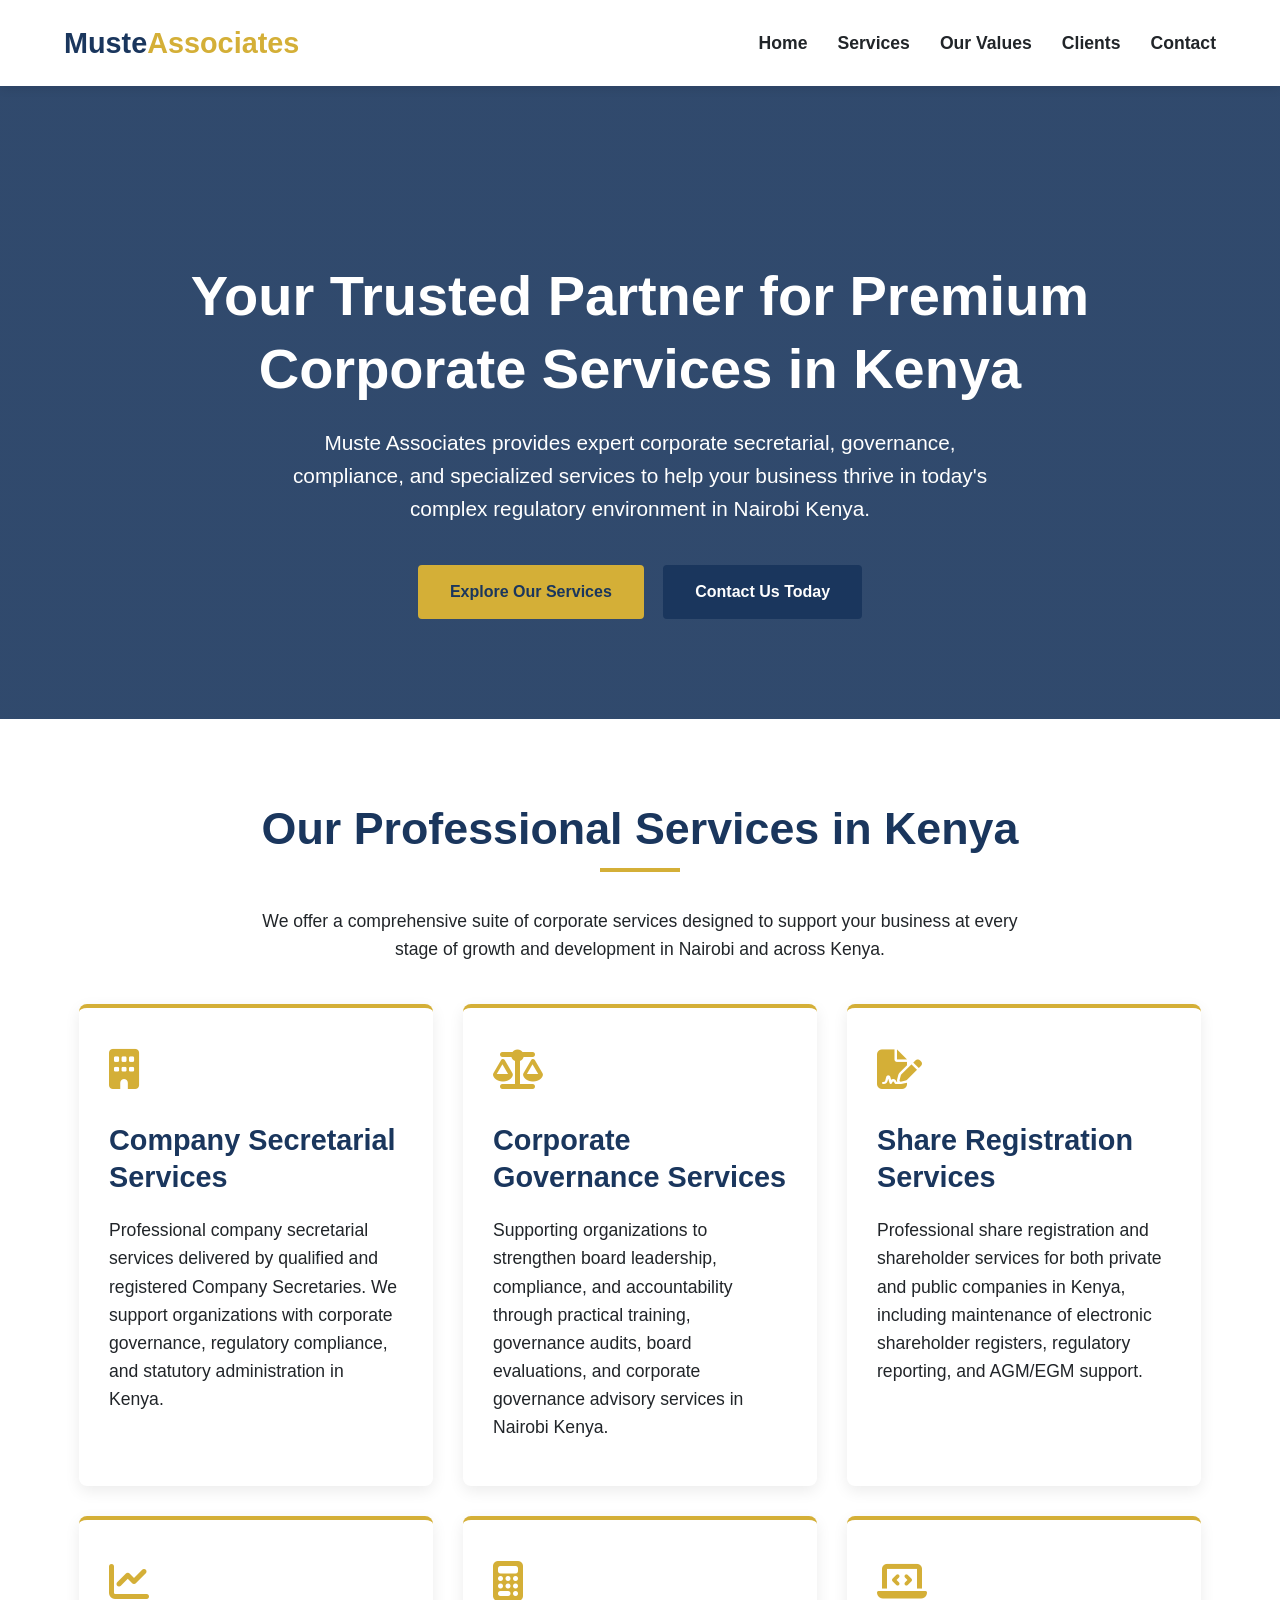
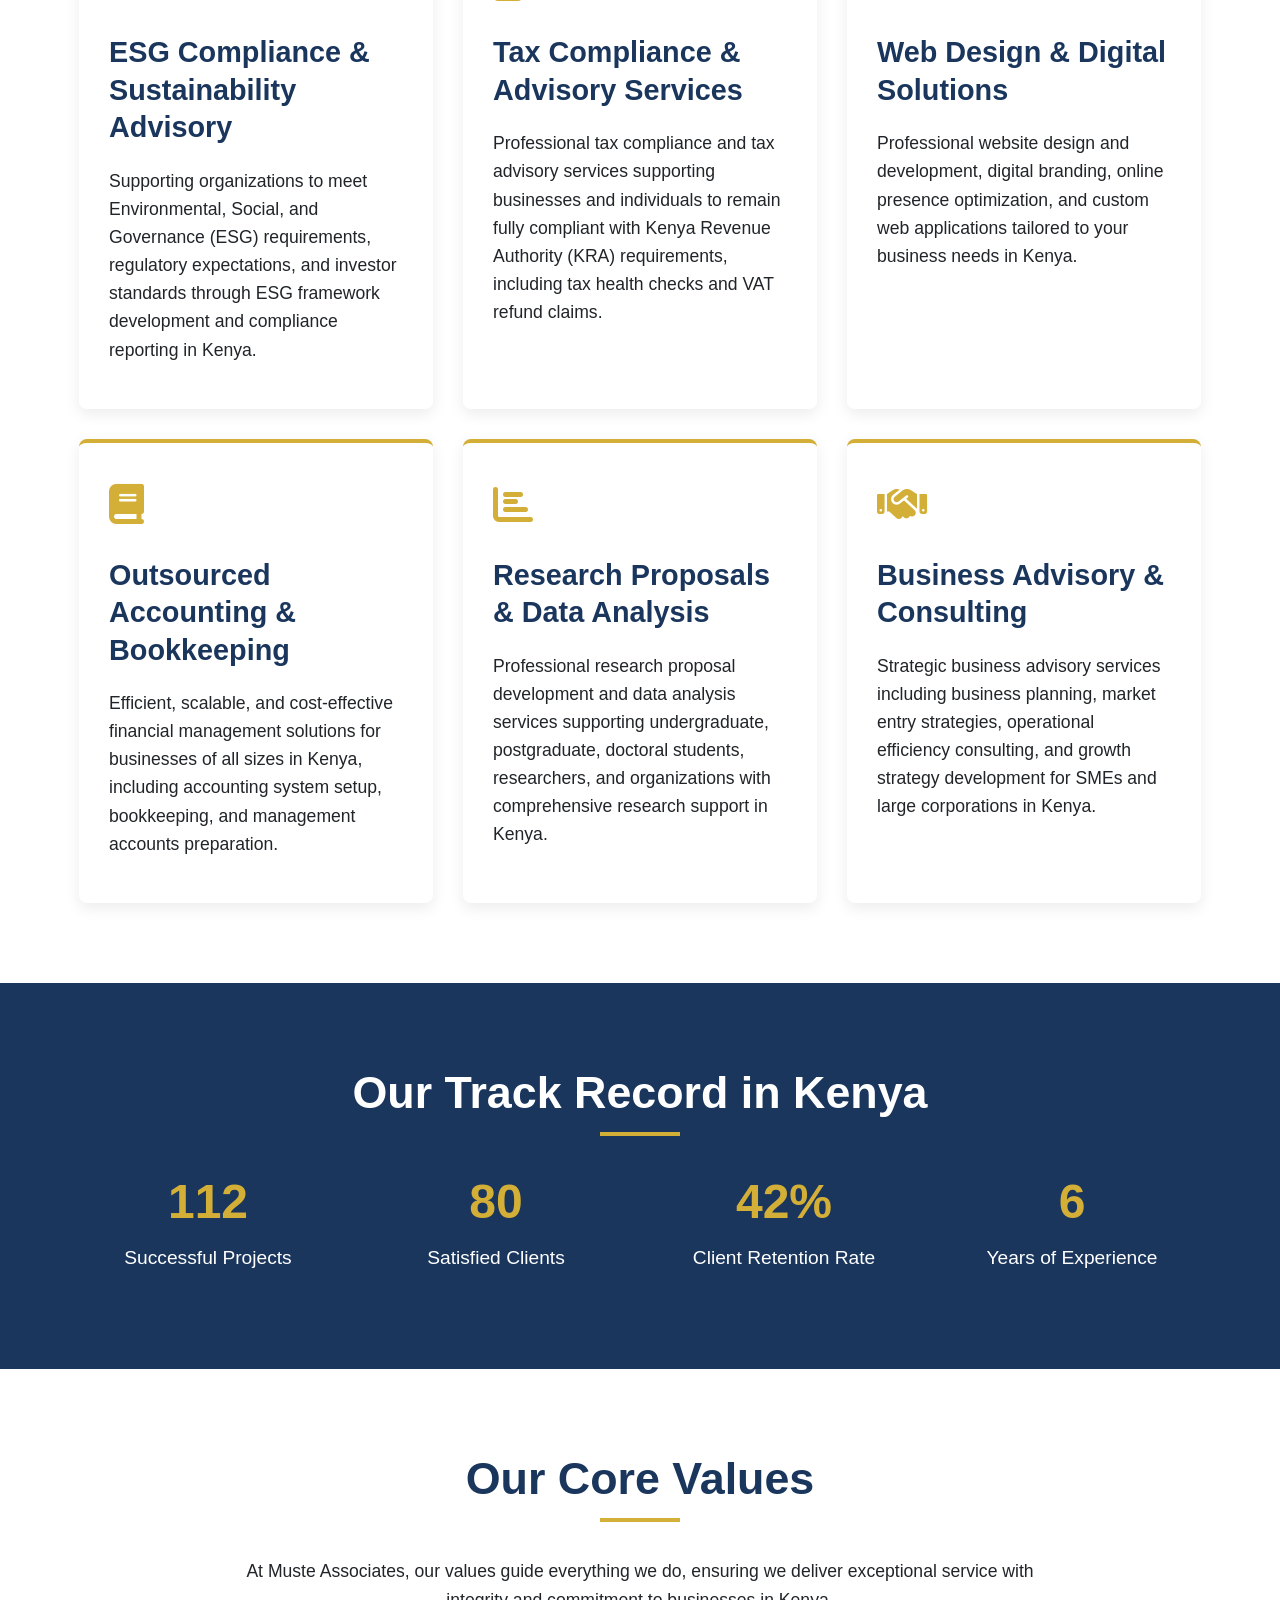
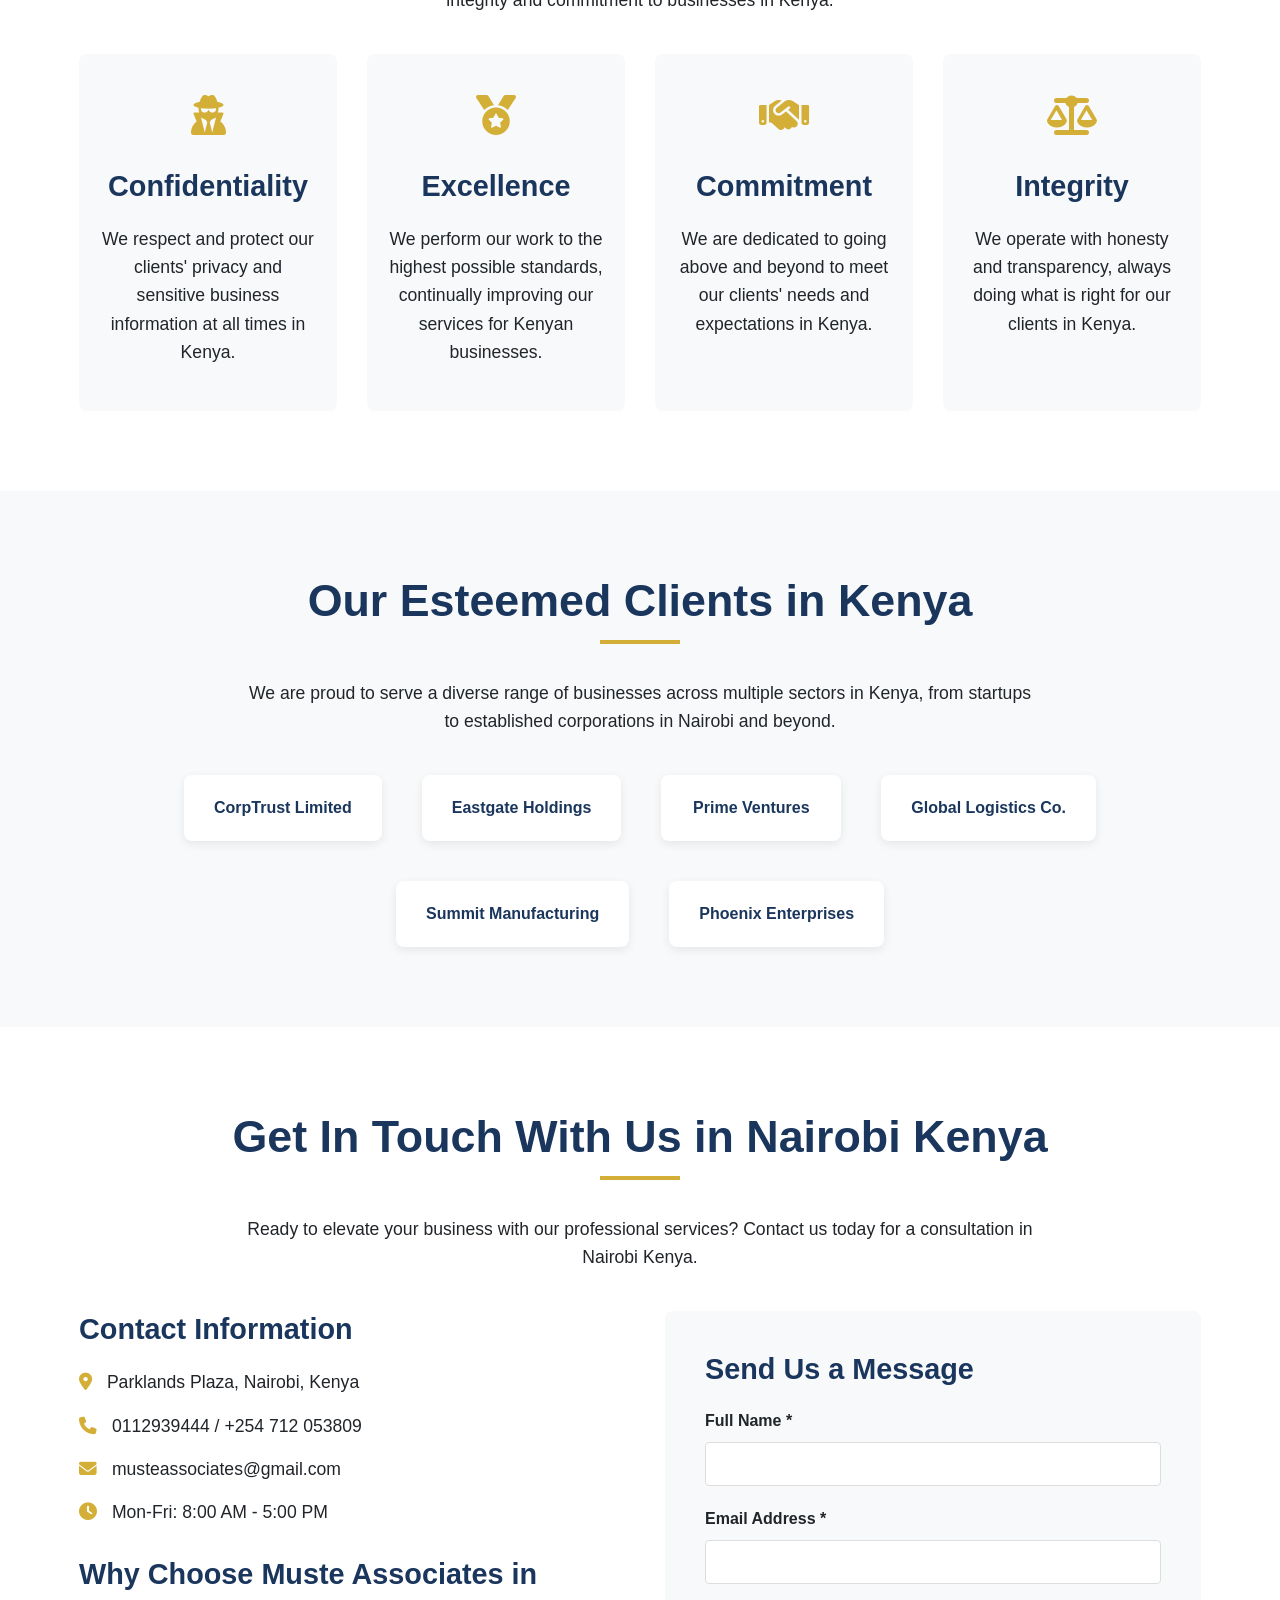
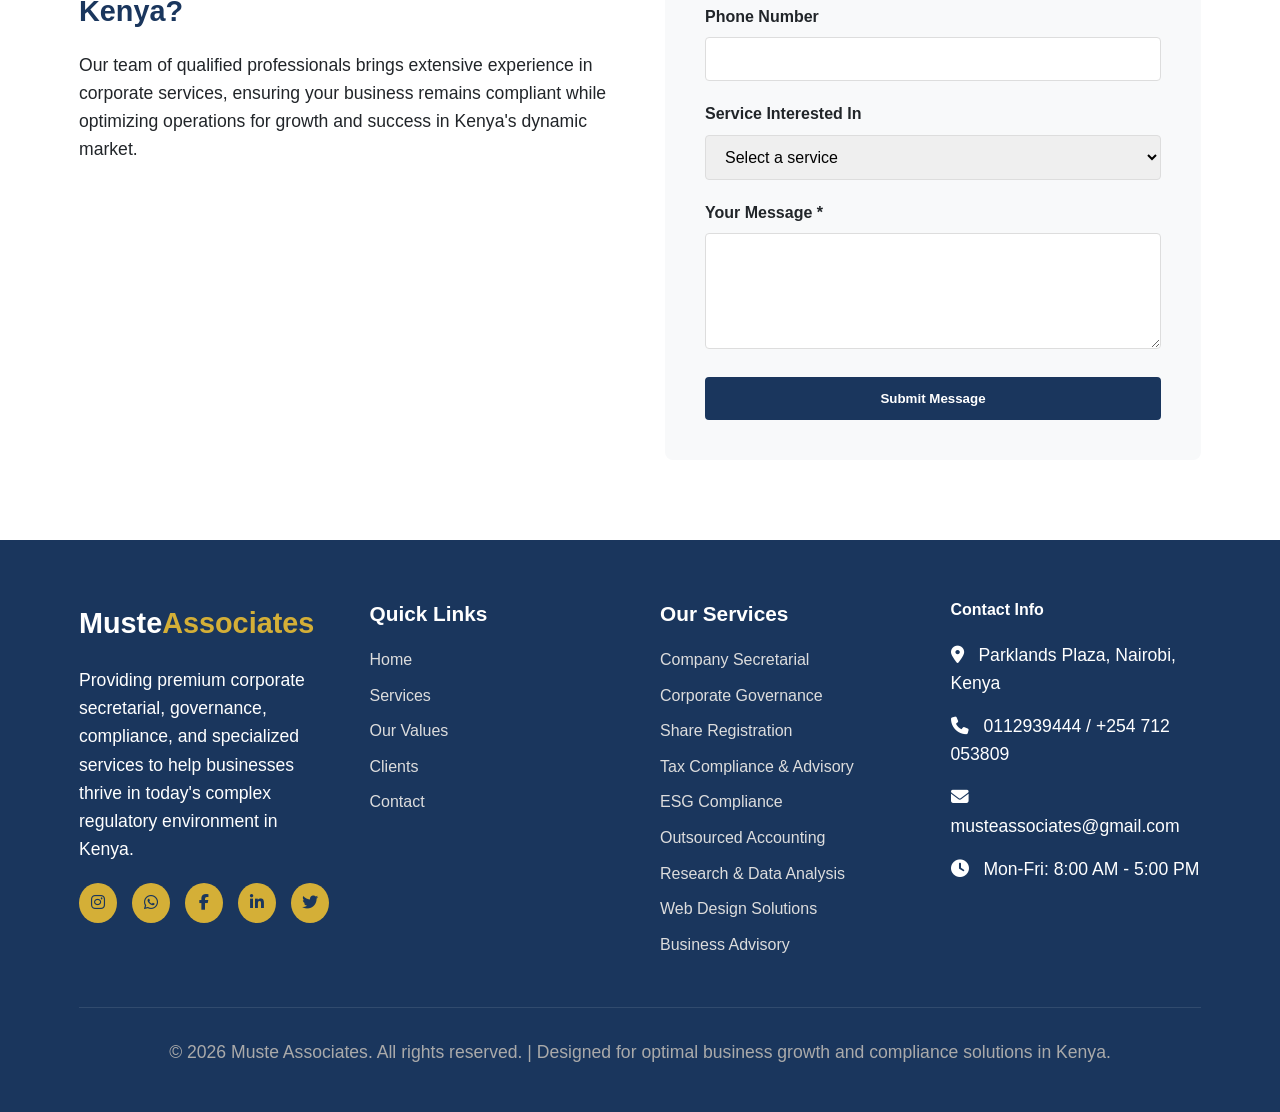
<file: index.html>
<!DOCTYPE html>
<html lang="en">
<head>
    <meta charset="UTF-8">
    <meta name="viewport" content="width=device-width, initial-scale=1.0">
    <title>Muste Associates Governance Consultants | Corporate Secretarial Services Nairobi Kenya</title>
    
    <!-- SEO Meta Tags -->
    <meta name="description" content="Muste Associates provides professional corporate secretarial, governance, compliance, and specialized services in Nairobi Kenya. Expert consultants for company registration, tax compliance, ESG, and business advisory.">
    <meta name="keywords" content="corporate secretarial Kenya, company registration Nairobi, tax compliance Kenya, governance consultants, ESG compliance Kenya, business advisory services, share registration Kenya, outsourced accounting Nairobi, web design Kenya, research proposals">
    <meta name="author" content="Muste Associates">
    <meta name="robots" content="index, follow, max-image-preview:large, max-snippet:-1, max-video-preview:-1">
    <meta name="googlebot" content="index, follow">
    
    <!-- Open Graph / Facebook -->
    <meta property="og:type" content="website">
    <meta property="og:url" content="https://www.musteeassociates.com/">
    <meta property="og:title" content="Muste Associates | Premium Corporate Governance Consultants in Nairobi Kenya">
    <meta property="og:description" content="Expert corporate secretarial, governance, and compliance services for Kenyan businesses. Company registration, tax compliance, ESG advisory, and business consulting.">
    <meta property="og:image" content="https://images.unsplash.com/photo-1552664730-d307ca884978?ixlib=rb-4.0.3&auto=format&fit=crop&w=1470&q=80">
    <meta property="og:image:alt" content="Muste Associates Corporate Governance Team in Nairobi">
    <meta property="og:site_name" content="Muste Associates">
    
    <!-- Twitter -->
    <meta property="twitter:card" content="summary_large_image">
    <meta property="twitter:url" content="https://www.musteeassociates.com/">
    <meta property="twitter:title" content="Muste Associates | Corporate Governance Experts in Kenya">
    <meta property="twitter:description" content="Professional corporate secretarial, governance, compliance, and specialized services in Nairobi Kenya.">
    <meta property="twitter:image" content="https://images.unsplash.com/photo-1552664730-d307ca884978?ixlib=rb-4.0.3&auto=format&fit=crop&w=1470&q=80">
    
    <!-- Canonical URL -->
    <link rel="canonical" href="https://www.musteeassociates.com/">
    
    <!-- Favicon -->
    <link rel="icon" href="data:image/svg+xml,<svg xmlns='http://www.w3.org/2000/svg' viewBox='0 0 100 100'><text y='0.9em' font-size='90'>📜</text></svg>">
    <link rel="apple-touch-icon" href="data:image/svg+xml,<svg xmlns='http://www.w3.org/2000/svg' viewBox='0 0 100 100'><text y='0.9em' font-size='90'>📜</text></svg>">

    <!-- Font Awesome -->
    <link rel="stylesheet" href="https://cdnjs.cloudflare.com/ajax/libs/font-awesome/6.4.0/css/all.min.css">
  <script type="application/ld+json">
{
  "@context": "https://schema.org",
  "@type": "AggregateRating",
  "itemReviewed": {
    "@type": "ProfessionalService",
    "name": "Muste Associates"
  },
  "ratingValue": "4.8",
  "bestRating": "5",
  "worstRating": "1",
  "ratingCount": "24"
}
</script>
    
    <!-- Structured Data (JSON-LD) -->
    <script type="application/ld+json">
    {
        "@context": "https://schema.org",
        "@type": "ProfessionalService",
        "name": "Muste Associates Governance Consultants",
        "description": "Professional corporate secretarial, governance, compliance, and specialized services in Nairobi Kenya",
        "url": "https://www.musteeassociates.com",
        "logo": "data:image/svg+xml,<svg xmlns='http://www.w3.org/2000/svg' viewBox='0 0 100 100'><text y='0.9em' font-size='90'>📜</text></svg>",
        "address": {
            "@type": "PostalAddress",
            "streetAddress": "Parklands Plaza",
            "addressLocality": "Nairobi",
            "addressRegion": "Nairobi County",
            "addressCountry": "Kenya",
            "postalCode": "00100"
        },
        "geo": {
            "@type": "GeoCoordinates",
            "latitude": "-1.2665",
            "longitude": "36.8146"
        },
        "telephone": "+254-112-939-444",
        "email": "musteassociates@gmail.com",
        "openingHours": "Mo-Fr 08:00-17:00",
        "serviceType": [
            "Company Secretarial Services",
            "Corporate Governance Services", 
            "Tax Compliance & Advisory",
            "ESG Compliance & Sustainability",
            "Share Registration Services",
            "Web Design & Digital Solutions",
            "Outsourced Accounting",
            "Research Proposals & Data Analysis",
            "Business Advisory & Consulting"
        ],
        "areaServed": {
            "@type": "Country",
            "name": "Kenya"
        },
        "sameAs": [
            "https://www.instagram.com/",
            "https://www.facebook.com/",
            "https://www.linkedin.com/",
            "https://twitter.com/"
        ]
    }
    </script>
    
    <style>
        /* Reset and Base Styles */
        * {
            margin: 0;
            padding: 0;
            box-sizing: border-box;
            font-family: 'Segoe UI', Tahoma, Geneva, Verdana, sans-serif;
        }
        
        :root {
            --primary: #1a365d; /* Deep blue */
            --secondary: #d4af37; /* Gold accent */
            --accent: #2d5a8c; /* Lighter blue */
            --light: #f8f9fa;
            --dark: #212529;
            --gray: #6c757d;
            --transition: all 0.3s ease;
        }
        
        html {
            scroll-behavior: smooth;
        }
        
        body {
            color: var(--dark);
            line-height: 1.6;
            overflow-x: hidden;
        }
        
        body.modal-open {
            overflow: hidden;
        }
        
        .container {
            width: 90%;
            max-width: 1200px;
            margin: 0 auto;
            padding: 0 15px;
        }
        
        section {
            padding: 80px 0;
        }
        
        h1, h2, h3, h4 {
            font-weight: 700;
            line-height: 1.3;
            margin-bottom: 20px;
        }
        
        h1 {
            font-size: 3.5rem;
        }
        
        h2 {
            font-size: 2.8rem;
            color: var(--primary);
            text-align: center;
            margin-bottom: 50px;
            position: relative;
        }
        
        h2:after {
            content: '';
            position: absolute;
            bottom: -15px;
            left: 50%;
            transform: translateX(-50%);
            width: 80px;
            height: 4px;
            background: var(--secondary);
        }
        
        h3 {
            font-size: 1.8rem;
            color: var(--primary);
        }
        
        p {
            margin-bottom: 15px;
            font-size: 1.1rem;
        }
        
        .btn {
            display: inline-block;
            background: var(--secondary);
            color: var(--primary);
            padding: 12px 30px;
            border-radius: 4px;
            font-weight: 600;
            text-decoration: none;
            transition: var(--transition);
            border: 2px solid var(--secondary);
            cursor: pointer;
        }
        
        .btn:hover {
            background: transparent;
            color: var(--secondary);
        }
        
        .btn-primary {
            background: var(--primary);
            color: white;
            border-color: var(--primary);
        }
        
        .btn-primary:hover {
            background: transparent;
            color: var(--primary);
        }
        
        /* Header & Navigation */
        header {
            background: white;
            box-shadow: 0 2px 10px rgba(0, 0, 0, 0.1);
            position: fixed;
            width: 100%;
            top: 0;
            z-index: 1000;
        }
        
        .header-container {
            display: flex;
            justify-content: space-between;
            align-items: center;
            padding: 20px 0;
        }
        
        .logo {
            font-size: 1.8rem;
            font-weight: 800;
            color: var(--primary);
            text-decoration: none;
        }
        
        .logo span {
            color: var(--secondary);
        }
        
        nav ul {
            display: flex;
            list-style: none;
        }
        
        nav ul li {
            margin-left: 30px;
        }
        
        nav ul li a {
            color: var(--dark);
            text-decoration: none;
            font-weight: 600;
            font-size: 1.1rem;
            transition: var(--transition);
        }
        
        nav ul li a:hover {
            color: var(--secondary);
        }
        
        .mobile-menu-btn {
            display: none;
            background: none;
            border: none;
            font-size: 1.5rem;
            color: var(--primary);
            cursor: pointer;
        }
        
        /* Hero Section */
        .hero {
            background: linear-gradient(rgba(26, 54, 93, 0.9), rgba(26, 54, 93, 0.9)), url('https://images.unsplash.com/photo-1552664730-d307ca884978?ixlib=rb-4.0.3&auto=format&fit=crop&w=1470&q=80');
            background-size: cover;
            background-position: center;
            color: white;
            text-align: center;
            padding: 180px 0 100px;
            margin-top: 80px;
        }
        
        .hero h1 {
            color: white;
            margin-bottom: 20px;
        }
        
        .hero p {
            font-size: 1.3rem;
            max-width: 700px;
            margin: 0 auto 40px;
        }
        
        /* Services Section */
        .services-grid {
            display: grid;
            grid-template-columns: repeat(auto-fill, minmax(300px, 1fr));
            gap: 30px;
            margin-top: 40px;
        }
        
        .service-card {
            background: white;
            border-radius: 8px;
            overflow: hidden;
            box-shadow: 0 5px 15px rgba(0, 0, 0, 0.08);
            transition: var(--transition);
            padding: 30px;
            border-top: 4px solid var(--secondary);
            cursor: pointer;
            position: relative;
        }
        
        .service-card:hover {
            transform: translateY(-10px);
            box-shadow: 0 15px 30px rgba(0, 0, 0, 0.15);
        }
        
        .service-card::after {
            content: 'Click for details \2192';
            position: absolute;
            bottom: 15px;
            right: 20px;
            font-size: 0.85rem;
            color: var(--secondary);
            font-weight: 600;
            opacity: 0;
            transition: var(--transition);
        }
        
        .service-card:hover::after {
            opacity: 1;
        }
        
        .service-icon {
            font-size: 2.5rem;
            color: var(--secondary);
            margin-bottom: 20px;
        }
        
        /* Stats Section */
        .stats {
            background: var(--primary);
            color: white;
            text-align: center;
        }
        
        .stats h2 {
            color: white;
        }
        
        .stats h2:after {
            background: var(--secondary);
        }
        
        .stats-grid {
            display: grid;
            grid-template-columns: repeat(auto-fit, minmax(200px, 1fr));
            gap: 30px;
            margin-top: 50px;
        }
        
        .stat-item h3 {
            font-size: 3rem;
            color: var(--secondary);
            margin-bottom: 10px;
        }
        
        .stat-item p {
            font-size: 1.2rem;
            font-weight: 500;
        }
        
        /* Values Section */
        .values-grid {
            display: grid;
            grid-template-columns: repeat(auto-fill, minmax(250px, 1fr));
            gap: 30px;
            margin-top: 40px;
        }
        
        .value-card {
            text-align: center;
            padding: 30px 20px;
            border-radius: 8px;
            background: #f8f9fa;
            transition: var(--transition);
        }
        
        .value-card:hover {
            background: var(--primary);
            color: white;
        }
        
        .value-card:hover h3,
        .value-card:hover .value-icon {
            color: white;
        }
        
        .value-icon {
            font-size: 2.5rem;
            color: var(--secondary);
            margin-bottom: 20px;
        }
        
        /* Clients Section */
        .clients {
            background: #f8f9fa;
        }
        
        .client-logos {
            display: flex;
            justify-content: center;
            flex-wrap: wrap;
            gap: 40px;
            margin-top: 40px;
        }
        
        .client-logo {
            background: white;
            padding: 20px 30px;
            border-radius: 8px;
            box-shadow: 0 3px 10px rgba(0, 0, 0, 0.08);
            font-weight: 700;
            color: var(--primary);
            min-width: 180px;
            text-align: center;
        }
        
        /* Contact Section */
        .contact-container {
            display: grid;
            grid-template-columns: repeat(auto-fit, minmax(300px, 1fr));
            gap: 50px;
            margin-top: 40px;
        }
        
        .contact-form {
            background: #f8f9fa;
            padding: 40px;
            border-radius: 8px;
        }
        
        .form-group {
            margin-bottom: 20px;
        }
        
        .form-group label {
            display: block;
            margin-bottom: 8px;
            font-weight: 600;
        }
        
        .form-control {
            width: 100%;
            padding: 12px 15px;
            border: 1px solid #ddd;
            border-radius: 4px;
            font-size: 1rem;
        }
        
        .form-control:focus {
            outline: none;
            border-color: var(--secondary);
        }
        
        /* Service Details Modal */
        .modal-overlay {
            position: fixed;
            top: 0;
            left: 0;
            right: 0;
            bottom: 0;
            background-color: rgba(0, 0, 0, 0.8);
            display: flex;
            justify-content: center;
            align-items: center;
            z-index: 2000;
            opacity: 0;
            visibility: hidden;
            transition: all 0.3s ease;
            padding: 20px;
            overflow-y: auto;
        }
        
        .modal-overlay.active {
            opacity: 1;
            visibility: visible;
        }
        
        .modal-content {
            background-color: white;
            border-radius: 10px;
            width: 90%;
            max-width: 900px;
            max-height: 90vh;
            overflow-y: auto;
            position: relative;
            transform: translateY(50px);
            transition: transform 0.4s ease;
            box-shadow: 0 20px 40px rgba(0, 0, 0, 0.2);
        }
        
        .modal-overlay.active .modal-content {
            transform: translateY(0);
        }
        
        .modal-header {
            background: var(--primary);
            color: white;
            padding: 25px 30px;
            border-radius: 10px 10px 0 0;
            display: flex;
            justify-content: space-between;
            align-items: center;
        }
        
        .modal-header h3 {
            color: white;
            margin: 0;
            font-size: 1.8rem;
        }
        
        .modal-close {
            background: none;
            border: none;
            color: white;
            font-size: 1.8rem;
            cursor: pointer;
            transition: var(--transition);
            width: 40px;
            height: 40px;
            display: flex;
            align-items: center;
            justify-content: center;
            border-radius: 50%;
        }
        
        .modal-close:hover {
            background: rgba(255, 255, 255, 0.2);
        }
        
        .modal-body {
            padding: 30px;
        }
        
        .service-detail-item {
            margin-bottom: 25px;
            padding-bottom: 20px;
            border-bottom: 1px solid #eee;
        }
        
        .service-detail-item:last-child {
            border-bottom: none;
            margin-bottom: 0;
            padding-bottom: 0;
        }
        
        .service-detail-item h4 {
            color: var(--primary);
            font-size: 1.4rem;
            margin-bottom: 10px;
            display: flex;
            align-items: center;
        }
        
        .service-detail-item h4 i {
            color: var(--secondary);
            margin-right: 10px;
            font-size: 1.2rem;
        }
        
        .service-detail-item ul {
            margin-left: 20px;
            margin-bottom: 15px;
        }
        
        .service-detail-item li {
            margin-bottom: 8px;
            line-height: 1.5;
        }
        
        .service-detail-item p {
            margin-bottom: 10px;
        }
        
        /* Footer */
        footer {
            background: var(--primary);
            color: white;
            padding: 60px 0 30px;
        }
        
        .footer-container {
            display: grid;
            grid-template-columns: repeat(auto-fit, minmax(250px, 1fr));
            gap: 40px;
            margin-bottom: 40px;
        }
        
        .footer-logo {
            font-size: 1.8rem;
            font-weight: 800;
            margin-bottom: 20px;
        }
        
        .footer-logo span {
            color: var(--secondary);
        }
        
        .footer-links h4 {
            color: white;
            margin-bottom: 20px;
            font-size: 1.3rem;
        }
        
        .footer-links ul {
            list-style: none;
        }
        
        .footer-links ul li {
            margin-bottom: 10px;
        }
        
        .footer-links ul li a {
            color: #ddd;
            text-decoration: none;
            transition: var(--transition);
        }
        
        .footer-links ul li a:hover {
            color: var(--secondary);
            padding-left: 5px;
        }
        
        .social-links {
            display: flex;
            gap: 15px;
            margin-top: 20px;
        }
        
        .social-links a {
            display: inline-block;
            width: 40px;
            height: 40px;
            background: var(--secondary);
            color: var(--primary);
            border-radius: 50%;
            text-align: center;
            line-height: 40px;
            transition: var(--transition);
        }
        
        .social-links a:hover {
            background: white;
            transform: translateY(-5px);
        }
        
        .copyright {
            text-align: center;
            padding-top: 30px;
            border-top: 1px solid rgba(255, 255, 255, 0.1);
            color: #aaa;
            font-size: 0.9rem;
        }
        
        /* Responsive Design */
        @media (max-width: 992px) {
            h1 {
                font-size: 2.8rem;
            }
            
            h2 {
                font-size: 2.3rem;
            }
            
            section {
                padding: 60px 0;
            }
            
            .modal-content {
                width: 95%;
            }
        }
        
        @media (max-width: 768px) {
            .mobile-menu-btn {
                display: block;
            }
            
            nav ul {
                position: fixed;
                top: 80px;
                left: -100%;
                width: 100%;
                flex-direction: column;
                background: white;
                box-shadow: 0 10px 10px rgba(0, 0, 0, 0.1);
                transition: 0.3s;
                padding: 20px 0;
            }
            
            nav ul.active {
                left: 0;
            }
            
            nav ul li {
                margin: 0;
                text-align: center;
                padding: 15px 0;
                border-bottom: 1px solid #eee;
            }
            
            .hero {
                padding: 150px 0 80px;
            }
            
            .service-card::after {
                opacity: 1;
                font-size: 0.75rem;
            }
            
            .modal-header {
                padding: 20px;
            }
            
            .modal-body {
                padding: 20px;
            }
        }
        
        @media (max-width: 576px) {
            h1 {
                font-size: 2.2rem;
            }
            
            h2 {
                font-size: 1.8rem;
            }
            
            .hero p {
                font-size: 1.1rem;
            }
            
            .service-card, .contact-form {
                padding: 20px;
            }
            
            .modal-header h3 {
                font-size: 1.5rem;
            }
        }
    </style>
</head>
<body>
    <!-- Header & Navigation -->
    <header>
        <div class="container header-container">
            <a href="#" class="logo">Muste<span>Associates</span></a>
            
            <button class="mobile-menu-btn" id="mobileMenuBtn">
                <i class="fas fa-bars"></i>
            </button>
            
            <nav>
                <ul id="mainNav">
                    <li><a href="#home">Home</a></li>
                    <li><a href="#services">Services</a></li>
                    <li><a href="#values">Our Values</a></li>
                    <li><a href="#clients">Clients</a></li>
                    <li><a href="#contact">Contact</a></li>
                </ul>
            </nav>
        </div>
    </header>

    <!-- Hero Section -->
    <section class="hero" id="home">
        <div class="container">
            <h1>Your Trusted Partner for Premium Corporate Services in Kenya</h1>
            <p>Muste Associates provides expert corporate secretarial, governance, compliance, and specialized services to help your business thrive in today's complex regulatory environment in Nairobi Kenya.</p>
            <a href="#services" class="btn">Explore Our Services</a>
            <a href="#contact" class="btn btn-primary" style="margin-left: 15px;">Contact Us Today</a>
        </div>
    </section>

    <!-- Services Section -->
    <section id="services">
        <div class="container">
            <h2>Our Professional Services in Kenya</h2>
            <p style="text-align: center; max-width: 800px; margin: 0 auto 30px;">We offer a comprehensive suite of corporate services designed to support your business at every stage of growth and development in Nairobi and across Kenya.</p>
            
            <div class="services-grid">
                <div class="service-card" data-service="secretarial">
                    <div class="service-icon">
                        <i class="fas fa-building"></i>
                    </div>
                    <h3>Company Secretarial Services</h3>
                    <p>Professional company secretarial services delivered by qualified and registered Company Secretaries. We support organizations with corporate governance, regulatory compliance, and statutory administration in Kenya.</p>
                </div>
                
                <div class="service-card" data-service="governance">
                    <div class="service-icon">
                        <i class="fas fa-balance-scale"></i>
                    </div>
                    <h3>Corporate Governance Services</h3>
                    <p>Supporting organizations to strengthen board leadership, compliance, and accountability through practical training, governance audits, board evaluations, and corporate governance advisory services in Nairobi Kenya.</p>
                </div>
                
                <div class="service-card" data-service="share">
                    <div class="service-icon">
                        <i class="fas fa-file-signature"></i>
                    </div>
                    <h3>Share Registration Services</h3>
                    <p>Professional share registration and shareholder services for both private and public companies in Kenya, including maintenance of electronic shareholder registers, regulatory reporting, and AGM/EGM support.</p>
                </div>
                
                <div class="service-card" data-service="esg">
                    <div class="service-icon">
                        <i class="fas fa-chart-line"></i>
                    </div>
                    <h3>ESG Compliance & Sustainability Advisory</h3>
                    <p>Supporting organizations to meet Environmental, Social, and Governance (ESG) requirements, regulatory expectations, and investor standards through ESG framework development and compliance reporting in Kenya.</p>
                </div>
                
                <div class="service-card" data-service="tax">
                    <div class="service-icon">
                        <i class="fas fa-calculator"></i>
                    </div>
                    <h3>Tax Compliance & Advisory Services</h3>
                    <p>Professional tax compliance and tax advisory services supporting businesses and individuals to remain fully compliant with Kenya Revenue Authority (KRA) requirements, including tax health checks and VAT refund claims.</p>
                </div>
                
                <div class="service-card" data-service="web">
                    <div class="service-icon">
                        <i class="fas fa-laptop-code"></i>
                    </div>
                    <h3>Web Design & Digital Solutions</h3>
                    <p>Professional website design and development, digital branding, online presence optimization, and custom web applications tailored to your business needs in Kenya.</p>
                </div>
                
                <div class="service-card" data-service="accounting">
                    <div class="service-icon">
                        <i class="fas fa-book"></i>
                    </div>
                    <h3>Outsourced Accounting & Bookkeeping</h3>
                    <p>Efficient, scalable, and cost-effective financial management solutions for businesses of all sizes in Kenya, including accounting system setup, bookkeeping, and management accounts preparation.</p>
                </div>
                
                <div class="service-card" data-service="research">
                    <div class="service-icon">
                        <i class="fas fa-chart-bar"></i>
                    </div>
                    <h3>Research Proposals & Data Analysis</h3>
                    <p>Professional research proposal development and data analysis services supporting undergraduate, postgraduate, doctoral students, researchers, and organizations with comprehensive research support in Kenya.</p>
                </div>
                
                <div class="service-card" data-service="advisory">
                    <div class="service-icon">
                        <i class="fas fa-handshake"></i>
                    </div>
                    <h3>Business Advisory & Consulting</h3>
                    <p>Strategic business advisory services including business planning, market entry strategies, operational efficiency consulting, and growth strategy development for SMEs and large corporations in Kenya.</p>
                </div>
            </div>
        </div>
    </section>

    <!-- Stats Section -->
    <section class="stats">
        <div class="container">
            <h2>Our Track Record in Kenya</h2>
            
            <div class="stats-grid">
                <div class="stat-item">
                    <h3 id="projectsCounter">0</h3>
                    <p>Successful Projects</p>
                </div>
                
                <div class="stat-item">
                    <h3 id="clientsCounter">0</h3>
                    <p>Satisfied Clients</p>
                </div>
                
                <div class="stat-item">
                    <h3 id="retentionCounter">0%</h3>
                    <p>Client Retention Rate</p>
                </div>
                
                <div class="stat-item">
                    <h3 id="experienceCounter">0</h3>
                    <p>Years of Experience</p>
                </div>
            </div>
        </div>
    </section>

    <!-- Values Section -->
    <section id="values">
        <div class="container">
            <h2>Our Core Values</h2>
            <p style="text-align: center; max-width: 800px; margin: 0 auto 30px;">At Muste Associates, our values guide everything we do, ensuring we deliver exceptional service with integrity and commitment to businesses in Kenya.</p>
            
            <div class="values-grid">
                <div class="value-card">
                    <div class="value-icon">
                        <i class="fas fa-user-secret"></i>
                    </div>
                    <h3>Confidentiality</h3>
                    <p>We respect and protect our clients' privacy and sensitive business information at all times in Kenya.</p>
                </div>
                
                <div class="value-card">
                    <div class="value-icon">
                        <i class="fas fa-medal"></i>
                    </div>
                    <h3>Excellence</h3>
                    <p>We perform our work to the highest possible standards, continually improving our services for Kenyan businesses.</p>
                </div>
                
                <div class="value-card">
                    <div class="value-icon">
                        <i class="fas fa-handshake"></i>
                    </div>
                    <h3>Commitment</h3>
                    <p>We are dedicated to going above and beyond to meet our clients' needs and expectations in Kenya.</p>
                </div>
                
                <div class="value-card">
                    <div class="value-icon">
                        <i class="fas fa-balance-scale"></i>
                    </div>
                    <h3>Integrity</h3>
                    <p>We operate with honesty and transparency, always doing what is right for our clients in Kenya.</p>
                </div>
            </div>
        </div>
    </section>

    <!-- Clients Section -->
    <section class="clients" id="clients">
        <div class="container">
            <h2>Our Esteemed Clients in Kenya</h2>
            <p style="text-align: center; max-width: 800px; margin: 0 auto 30px;">We are proud to serve a diverse range of businesses across multiple sectors in Kenya, from startups to established corporations in Nairobi and beyond.</p>
            
            <div class="client-logos">
                <div class="client-logo">CorpTrust Limited</div>
                <div class="client-logo">Eastgate Holdings</div>
                <div class="client-logo">Prime Ventures</div>
                <div class="client-logo">Global Logistics Co.</div>
                <div class="client-logo">Summit Manufacturing</div>
                <div class="client-logo">Phoenix Enterprises</div>
            </div>
        </div>
    </section>

    <!-- Contact Section -->
    <section id="contact">
        <div class="container">
            <h2>Get In Touch With Us in Nairobi Kenya</h2>
            <p style="text-align: center; max-width: 800px; margin: 0 auto 30px;">Ready to elevate your business with our professional services? Contact us today for a consultation in Nairobi Kenya.</p>
            
            <div class="contact-container">
                <div class="contact-info">
                    <h3>Contact Information</h3>
                    <p><i class="fas fa-map-marker-alt" style="color: var(--secondary); margin-right: 10px;"></i> Parklands Plaza, Nairobi, Kenya</p>
                    <p><i class="fas fa-phone" style="color: var(--secondary); margin-right: 10px;"></i> 0112939444  / +254 712 053809</p>
                    <p><i class="fas fa-envelope" style="color: var(--secondary); margin-right: 10px;"></i> musteassociates@gmail.com</p>
                    <p><i class="fas fa-clock" style="color: var(--secondary); margin-right: 10px;"></i> Mon-Fri: 8:00 AM - 5:00 PM</p>
                    
                    <h3 style="margin-top: 30px;">Why Choose Muste Associates in Kenya?</h3>
                    <p>Our team of qualified professionals brings extensive experience in corporate services, ensuring your business remains compliant while optimizing operations for growth and success in Kenya's dynamic market.</p>
                </div>
                
                <div class="contact-form">
                    <h3>Send Us a Message</h3>
                    <form id="contactForm">
                        <div class="form-group">
                            <label for="name">Full Name *</label>
                            <input type="text" id="name" class="form-control" required>
                        </div>
                        
                        <div class="form-group">
                            <label for="email">Email Address *</label>
                            <input type="email" id="email" class="form-control" required>
                        </div>
                        
                        <div class="form-group">
                            <label for="phone">Phone Number</label>
                            <input type="tel" id="phone" class="form-control">
                        </div>
                        
                        <div class="form-group">
                            <label for="service">Service Interested In</label>
                            <select id="service" class="form-control">
                                <option value="">Select a service</option>
                                <option value="secretarial">Company Secretarial Services</option>
                                <option value="governance">Corporate Governance Services</option>
                                <option value="share">Share Registration Services</option>
                                <option value="esg">ESG Compliance & Sustainability Advisory</option>
                                <option value="tax">Tax Compliance & Advisory Services</option>
                                <option value="web">Web Design & Digital Solutions</option>
                                <option value="accounting">Outsourced Accounting & Bookkeeping</option>
                                <option value="research">Research Proposals & Data Analysis</option>
                                <option value="advisory">Business Advisory & Consulting</option>
                            </select>
                        </div>
                        
                        <div class="form-group">
                            <label for="message">Your Message *</label>
                            <textarea id="message" class="form-control" rows="5" required></textarea>
                        </div>
                        
                        <button type="submit" class="btn btn-primary" style="width: 100%;">Submit Message</button>
                    </form>
                </div>
            </div>
        </div>
    </section>

    <!-- Footer -->
    <footer>
        <div class="container">
            <div class="footer-container">
                <div class="footer-about">
                    <div class="footer-logo">Muste<span>Associates</span></div>
                    <p>Providing premium corporate secretarial, governance, compliance, and specialized services to help businesses thrive in today's complex regulatory environment in Kenya.</p>
                    <div class="social-links">
                        <a href="https://www.instagram.com/" target="_blank" title="Instagram">
                            <i class="fab fa-instagram"></i>
                        </a>
                        <a href="https://wa.me/254712053809" target="_blank" title="WhatsApp">
                            <i class="fab fa-whatsapp"></i>
                        </a>
                        <a href="https://www.facebook.com/" target="_blank" title="Facebook">
                            <i class="fab fa-facebook-f"></i>
                        </a>
                        <a href="https://www.linkedin.com/" target="_blank" title="LinkedIn">
                            <i class="fab fa-linkedin-in"></i>
                        </a>
                        <a href="https://www.twitter.com/" target="_blank" title="X (Twitter)">
                            <i class="fab fa-twitter"></i>
                        </a>
                    </div>
                </div>
                
                <div class="footer-links">
                    <h4>Quick Links</h4>
                    <ul>
                        <li><a href="#home">Home</a></li>
                        <li><a href="#services">Services</a></li>
                        <li><a href="#values">Our Values</a></li>
                        <li><a href="#clients">Clients</a></li>
                        <li><a href="#contact">Contact</a></li>
                    </ul>
                </div>
                
                <div class="footer-links">
                    <h4>Our Services</h4>
                    <ul>
                        <li><a href="#services">Company Secretarial</a></li>
                        <li><a href="#services">Corporate Governance</a></li>
                        <li><a href="#services">Share Registration</a></li>
                        <li><a href="#services">Tax Compliance & Advisory</a></li>
                        <li><a href="#services">ESG Compliance</a></li>
                        <li><a href="#services">Outsourced Accounting</a></li>
                        <li><a href="#services">Research & Data Analysis</a></li>
                        <li><a href="#services">Web Design Solutions</a></li>
                        <li><a href="#services">Business Advisory</a></li>
                    </ul>
                </div>
                
                <div class="footer-contact">
                    <h4>Contact Info</h4>
                    <p><i class="fas fa-map-marker-alt" style="margin-right: 10px;"></i> Parklands Plaza, Nairobi, Kenya</p>
                    <p><i class="fas fa-phone" style="margin-right: 10px;"></i> 0112939444 / +254 712 053809 </p>
                    <p><i class="fas fa-envelope" style="margin-right: 10px;"></i>musteassociates@gmail.com</p>
                    <p><i class="fas fa-clock" style="margin-right: 10px;"></i> Mon-Fri: 8:00 AM - 5:00 PM</p>
                </div>
            </div>
            
            <div class="copyright">
                <p>&copy; 2026 Muste Associates. All rights reserved. | Designed for optimal business growth and compliance solutions in Kenya.</p>
            </div>
        </div>
    </footer>

    <!-- Service Details Modal -->
    <div class="modal-overlay" id="serviceModal">
        <div class="modal-content">
            <div class="modal-header">
                <h3 id="modalTitle">Service Details</h3>
                <button class="modal-close" id="modalClose">
                    <i class="fas fa-times"></i>
                </button>
            </div>
            <div class="modal-body" id="modalBody">
                <!-- Service details will be dynamically inserted here -->
            </div>
        </div>
    </div>

    <script>
        // Service details data from the document and additional services
        const serviceDetails = {
            secretarial: {
                title: "Company Secretarial Services",
                description: "Muste Associates provides professional company secretarial services in Kenya, delivered by qualified and registered Company Secretaries. We support organizations with corporate governance, regulatory compliance, and statutory administration, ensuring full adherence to the Companies Act, 2015 and other applicable laws.",
                details: [
                    {
                        title: "Entity Registration & Incorporation",
                        items: [
                            "We offer end-to-end business registration and incorporation services, including private and public companies, foreign companies, joint ventures, limited liability partnerships, business names, NGOs, societies, and trusts.",
                            "For foreign companies operating in Kenya, we act as the local representative and company secretary, ensuring continuous statutory compliance and regulatory liaison.",
                            "Our services extend beyond incorporation to include post-registration compliance, trademark registration, business licensing, and governance structure set-up."
                        ]
                    },
                    {
                        title: "Statutory Compliance & Corporate Records",
                        items: [
                            "We manage statutory registers, regulatory filings, annual returns, resolutions, and disclosures, ensuring directors and shareholders meet all legal obligations.",
                            "Our compliance frameworks reduce regulatory risk and promote sound corporate governance."
                        ]
                    },
                    {
                        title: "Board & Shareholder Meeting Services",
                        items: [
                            "We provide full support for board, committee, and general meetings, including convening meetings, attending proceedings, preparing agendas, drafting minutes, and acting as independent scrutineers where required."
                        ]
                    },
                    {
                        title: "Advisory & Ad-hoc Corporate Services",
                        items: [
                            "Our firm handles share capital transactions, restructurings, mergers and acquisitions, company dissolutions, stamp duty exemptions, legal health checks, due diligence reviews, and drafting of company policies, charters, and resolutions.",
                            "We also offer advisory services on the interpretation and application of company law and corporate regulations."
                        ]
                    }
                ]
            },
            governance: {
                title: "Corporate Governance Services",
                description: "Muste Associates delivers corporate governance services in Kenya, supporting organizations to strengthen board leadership, compliance, and accountability.",
                details: [
                    {
                        title: "Board Training",
                        items: [
                            "Practical training on the Companies Act, 2015, directors' duties, regulatory compliance, financial reporting, risk management, and ethical leadership."
                        ]
                    },
                    {
                        title: "Governance Audits",
                        items: [
                            "Independent governance audits aligned with ICS standards and regulatory frameworks issued by CBK, CMA, RBA, and SASRA."
                        ]
                    },
                    {
                        title: "Board Evaluations",
                        items: [
                            "Structured and sector-specific board and board committee evaluations to enhance board effectiveness and performance."
                        ]
                    },
                    {
                        title: "Corporate Governance Advisory",
                        items: [
                            "Advisory on board composition, governance structures, policies, charters, disclosures, and risk management practices."
                        ]
                    }
                ],
                note: "These services support listed companies, financial institutions, NGOs, and private entities seeking strong and sustainable governance practices in Kenya."
            },
            share: {
                title: "Share Registration Services",
                description: "Muste Associates provides professional share registration and shareholder services in Kenya, supporting both private and public companies with accurate records, regulatory compliance, and investor administration.",
                details: [
                    {
                        title: "Shareholder Services",
                        items: [
                            "Maintenance of electronic shareholder registers, processing of share transfers, shareholder correspondence, and query management."
                        ]
                    },
                    {
                        title: "Regulatory Reporting & Compliance",
                        items: [
                            "Support with annual reports, notices of general meetings, shareholder listings for annual returns filing, and liaison with management and auditors on share transfers and dividend payments."
                        ]
                    },
                    {
                        title: "Unclaimed Financial Assets Compliance",
                        items: [
                            "Preparation of reports on unclaimed financial assets, compliance with the Unclaimed Financial Assets Act, and liaison with the Unclaimed Financial Assets Authority (UFAA) in Kenya."
                        ]
                    },
                    {
                        title: "AGM & EGM Support",
                        items: [
                            "Management of AGMs and EGMs, including proxy analysis, attendance records, poll assistance, and shareholder support during meetings."
                        ]
                    },
                    {
                        title: "Additional Share Services",
                        items: [
                            "Dividend services, bonus share issues, and immobilization of shares."
                        ]
                    }
                ]
            },
            esg: {
                title: "ESG Compliance & Sustainability Advisory",
                description: "Muste Associates provides ESG compliance and sustainability advisory services in Kenya, supporting organizations to meet Environmental, Social, and Governance (ESG) requirements, regulatory expectations, and investor standards.",
                details: [
                    {
                        title: "ESG Framework Development",
                        items: [
                            "Design and implementation of ESG policies, governance structures, and board oversight frameworks, aligned with local laws, sector regulations, and international best practices."
                        ]
                    },
                    {
                        title: "ESG Compliance & Reporting",
                        items: [
                            "Support with ESG disclosures, sustainability reporting, and integration of ESG principles into corporate governance, risk management, and internal controls."
                        ]
                    },
                    {
                        title: "Board & Management Advisory",
                        items: [
                            "Advisory on ESG roles and responsibilities of directors, ethical leadership, stakeholder engagement, and governance alignment."
                        ]
                    },
                    {
                        title: "ESG Risk & Gap Assessments",
                        items: [
                            "Assessment of ESG risks, compliance gaps, and readiness, with practical recommendations for improvement."
                        ]
                    },
                    {
                        title: "Process Overview",
                        items: [
                            "ESG assessment → policy development → board approval → implementation support → monitoring and reporting."
                        ]
                    }
                ]
            },
            tax: {
                title: "Tax Compliance & Advisory Services",
                description: "Muste Associates provides professional tax compliance and tax advisory services in Kenya, supporting businesses and individuals to remain fully compliant with Kenya Revenue Authority (KRA) requirements.",
                details: [
                    {
                        title: "Tax Compliance Services",
                        items: [
                            "Preparation and filing of income tax, VAT, PAYE, withholding tax, excise tax, and annual self-assessment returns, tax computations, instalment tax advice, and KRA audit representation."
                        ]
                    },
                    {
                        title: "Tax Health Checks",
                        items: [
                            "Independent reviews of income tax, VAT, PAYE, withholding tax, customs, and excise duties to assess compliance and identify tax planning opportunities."
                        ]
                    },
                    {
                        title: "VAT Refund Audit & Claims",
                        items: [
                            "Advisory and support on VAT refund claims, including excess credits, zero-rated supplies, bad debts, and taxes paid in error."
                        ]
                    },
                    {
                        title: "Tax Investigations & Dispute Resolution",
                        items: [
                            "Representation in tax audits, objections, ADR processes, and Tax Appeals Tribunal (TAT) matters."
                        ]
                    },
                    {
                        title: "Transfer Pricing Services",
                        items: [
                            "Advisory on transfer pricing compliance in Kenya, documentation, related-party transactions, and representation in transfer pricing audits and disputes."
                        ]
                    },
                    {
                        title: "Tax Consultancy & Advisory",
                        items: [
                            "Tax planning, tax-efficient business structuring, tax due diligence, regulatory updates, and advisory on evolving Kenyan tax laws."
                        ]
                    }
                ]
            },
            web: {
                title: "Web Design & Digital Solutions",
                description: "Muste Associates provides professional web design and digital solutions services in Kenya, supporting businesses to establish and enhance their online presence in today's digital economy.",
                details: [
                    {
                        title: "Website Design & Development",
                        items: [
                            "Custom website design and development tailored to your business needs, including responsive design that works perfectly on all devices.",
                            "E-commerce website development with secure payment gateways, shopping cart functionality, and inventory management systems.",
                            "Content management system (CMS) integration for easy content updates and website maintenance."
                        ]
                    },
                    {
                        title: "Digital Branding & Online Presence",
                        items: [
                            "Complete digital branding services including logo design, brand identity development, and digital marketing collateral.",
                            "Social media integration and setup to ensure seamless connection between your website and social media platforms.",
                            "Search Engine Optimization (SEO) services to improve your website's visibility and ranking on search engines."
                        ]
                    },
                    {
                        title: "Web Applications & Custom Solutions",
                        items: [
                            "Development of custom web applications to streamline business processes and improve operational efficiency.",
                            "Database integration and management systems for businesses requiring complex data handling capabilities.",
                            "API integration services to connect your website with third-party services and platforms."
                        ]
                    },
                    {
                        title: "Website Maintenance & Support",
                        items: [
                            "Ongoing website maintenance, security updates, and technical support to ensure your website remains secure and functional.",
                            "Regular performance monitoring and optimization to ensure fast loading times and optimal user experience.",
                            "Content updates and regular backups to protect your digital assets."
                        ]
                    }
                ],
                note: "Our digital solutions help businesses in Kenya establish a professional online presence, reach more customers, and compete effectively in the digital marketplace."
            },
            accounting: {
                title: "Outsourced Accounting & Bookkeeping Services",
                description: "Muste Associates provides outsourced accounting and bookkeeping services in Kenya, offering efficient, scalable, and cost-effective financial management solutions for businesses of all sizes.",
                details: [
                    {
                        title: "Accounting System Setup & Support",
                        items: [
                            "Set-up and integration of reliable accounting systems, including data migration and compliance with accounting standards and government regulations in Kenya."
                        ]
                    },
                    {
                        title: "Bookkeeping & Transaction Processing",
                        items: [
                            "Recording and processing of day-to-day transactions, reconciliations, journals, and payment support in line with best accounting practices."
                        ]
                    },
                    {
                        title: "Management Accounts & Financial Reporting",
                        items: [
                            "Preparation of monthly management accounts, annual financial statements, and structured financial reports to support decision-making."
                        ]
                    },
                    {
                        title: "Audit Support Services",
                        items: [
                            "Preparation of audit-ready accounting records and response to audit queries."
                        ]
                    }
                ],
                note: "These services help businesses in Kenya save time, reduce costs, and maintain accurate financial records while remaining compliant with regulatory requirements."
            },
            research: {
                title: "Research Proposals & Data Analysis Services",
                description: "Muste Associates offers professional research proposal development and data analysis services in Kenya, supporting undergraduate, postgraduate, and doctoral students, as well as researchers and organizations.",
                details: [
                    {
                        title: "Research Proposal Development",
                        items: [
                            "Complete support for topic selection, problem statement formulation, research objectives, questions, and hypotheses.",
                            "Literature review preparation, conceptual and theoretical framework development, research design, methodology, and instrument creation.",
                            "Proposal editing, formatting, and compliance with institutional guidelines in Kenya."
                        ]
                    },
                    {
                        title: "Data Analysis Services",
                        items: [
                            "Comprehensive data cleaning, coding, descriptive and inferential statistical analysis.",
                            "Regression analysis, diagnostic testing, and presentation of findings in tables, charts, and narratives.",
                            "Support for results interpretation in chapters four and five of research papers."
                        ]
                    },
                    {
                        title: "Statistical Tools & Software",
                        items: [
                            "Expertise in SPSS, STATA, Python, R, and Microsoft Excel to deliver accurate and insightful research outputs."
                        ]
                    }
                ]
            },
            advisory: {
                title: "Business Advisory & Consulting Services",
                description: "Muste Associates provides comprehensive business advisory and consulting services in Kenya, supporting organizations with strategic planning, operational improvement, and growth initiatives.",
                details: [
                    {
                        title: "Strategic Business Planning",
                        items: [
                            "Development of comprehensive business plans, including market analysis, financial projections, and implementation strategies.",
                            "SWOT analysis and competitive positioning to identify opportunities and threats in your industry in Kenya.",
                            "Growth strategy development and market expansion planning for businesses looking to scale operations."
                        ]
                    },
                    {
                        title: "Operational Efficiency Consulting",
                        items: [
                            "Process optimization and workflow analysis to identify inefficiencies and recommend improvements.",
                            "Cost reduction strategies and resource optimization to improve profitability.",
                            "Quality management systems implementation and best practice adoption."
                        ]
                    },
                    {
                        title: "Market Entry & Expansion Strategies",
                        items: [
                            "Market research and feasibility studies for new market entry in Kenya.",
                            "Distribution channel analysis and partner selection for market expansion.",
                            "Regulatory compliance assessment for new markets and industries in Kenya."
                        ]
                    },
                    {
                        title: "Performance Management & KPIs",
                        items: [
                            "Development of key performance indicators (KPIs) and performance monitoring systems.",
                            "Executive coaching and leadership development programs.",
                            "Organizational restructuring and change management support."
                        ]
                    }
                ],
                note: "Our business advisory services help organizations in Kenya navigate challenges, capitalize on opportunities, and achieve sustainable growth in today's competitive business environment."
            }
        };

        // Mobile menu toggle
        const mobileMenuBtn = document.getElementById('mobileMenuBtn');
        const mainNav = document.getElementById('mainNav');
        
        mobileMenuBtn.addEventListener('click', () => {
            mainNav.classList.toggle('active');
            mobileMenuBtn.innerHTML = mainNav.classList.contains('active') 
                ? '<i class="fas fa-times"></i>' 
                : '<i class="fas fa-bars"></i>';
        });
        
        // Close mobile menu when clicking on a link
        const navLinks = document.querySelectorAll('nav ul li a');
        navLinks.forEach(link => {
            link.addEventListener('click', () => {
                mainNav.classList.remove('active');
                mobileMenuBtn.innerHTML = '<i class="fas fa-bars"></i>';
            });
        });
        
        // Service modal functionality
        const serviceModal = document.getElementById('serviceModal');
        const modalTitle = document.getElementById('modalTitle');
        const modalBody = document.getElementById('modalBody');
        const modalClose = document.getElementById('modalClose');
        
        // Open modal when service card is clicked
        document.querySelectorAll('.service-card').forEach(card => {
            card.addEventListener('click', () => {
                const serviceId = card.getAttribute('data-service');
                const service = serviceDetails[serviceId];
                
                if (service) {
                    modalTitle.textContent = service.title;
                    
                    // Build modal content
                    let modalContent = `<p><strong>${service.description}</strong></p>`;
                    
                    // Add service details
                    service.details.forEach(detail => {
                        modalContent += `
                            <div class="service-detail-item">
                                <h4><i class="fas fa-check-circle"></i> ${detail.title}</h4>
                                <ul>
                                    ${detail.items.map(item => `<li>${item}</li>`).join('')}
                                </ul>
                            </div>
                        `;
                    });
                    
                    // Add note if exists
                    if (service.note) {
                        modalContent += `<p><em>${service.note}</em></p>`;
                    }
                    
                    modalBody.innerHTML = modalContent;
                    
                    // Show modal
                    document.body.classList.add('modal-open');
                    serviceModal.classList.add('active');
                }
            });
        });
        
        // Close modal
        function closeModal() {
            document.body.classList.remove('modal-open');
            serviceModal.classList.remove('active');
        }
        
        modalClose.addEventListener('click', closeModal);
        
        // Close modal when clicking outside content
        serviceModal.addEventListener('click', (e) => {
            if (e.target === serviceModal) {
                closeModal();
            }
        });
        
        // Close modal with Escape key
        document.addEventListener('keydown', (e) => {
            if (e.key === 'Escape' && serviceModal.classList.contains('active')) {
                closeModal();
            }
        });
        
        // Contact form submission with mailto
        const contactForm = document.getElementById('contactForm');
        contactForm.addEventListener('submit', (e) => {
            e.preventDefault();
            
            // Get form values
            const name = document.getElementById('name').value;
            const email = document.getElementById('email').value;
            const phone = document.getElementById('phone').value;
            const service = document.getElementById('service').value;
            const message = document.getElementById('message').value;
            
            // Simple form validation
            if (!name || !email || !message) {
                alert('Please fill in all required fields (name, email, and message).');
                return;
            }
            
            // Create mailto URL
            const subject = `New Contact from Muste Associates Website - ${service ? service : 'General Inquiry'}`;
            const body = `Name: ${name}%0D%0AEmail: ${email}%0D%0APhone: ${phone}%0D%0AService Interested In: ${service}%0D%0A%0D%0AMessage:%0D%0A${message}`;
            
            // Create mailto link with correct email
            const mailtoLink = `mailto:musteassociates@gmail.com?subject=${encodeURIComponent(subject)}&body=${encodeURIComponent(body)}`;
            
            // Open mailto link in new window
            window.open(mailtoLink, '_blank');
            
            // Show confirmation message
            alert(`Thank you ${name}! Your message is being sent to musteassociates@gmail.com.`);
            
            // Reset form
            contactForm.reset();
        });
        
        // Smooth scrolling for anchor links
        document.querySelectorAll('a[href^="#"]').forEach(anchor => {
            anchor.addEventListener('click', function(e) {
                e.preventDefault();
                
                const targetId = this.getAttribute('href');
                if (targetId === '#') return;
                
                const targetElement = document.querySelector(targetId);
                if (targetElement) {
                    window.scrollTo({
                        top: targetElement.offsetTop - 80,
                        behavior: 'smooth'
                    });
                }
            });
        });
        
        // Animated counters for stats section
        function animateCounter(elementId, targetValue, suffix = '', duration = 2000) {
            const element = document.getElementById(elementId);
            const increment = targetValue / (duration / 16); // 60fps
            let current = 0;
            
            const timer = setInterval(() => {
                current += increment;
                if (current >= targetValue) {
                    element.textContent = targetValue + suffix;
                    clearInterval(timer);
                } else {
                    if (suffix === '%') {
                        element.textContent = Math.floor(current) + suffix;
                    } else {
                        element.textContent = Math.floor(current);
                    }
                }
            }, 16);
        }
        
        // Initialize counters when stats section comes into view
        const observerOptions = {
            threshold: 0.5
        };
        
        const observer = new IntersectionObserver((entries) => {
            entries.forEach(entry => {
                if (entry.isIntersecting) {
                    // Animate counters
                    animateCounter('projectsCounter', 250, '+');
                    animateCounter('clientsCounter', 180, '+');
                    animateCounter('retentionCounter', 95, '%');
                    animateCounter('experienceCounter', 15, '+');
                    
                    // Stop observing after animation
                    observer.unobserve(entry.target);
                }
            });
        }, observerOptions);
        
        // Observe stats section
        const statsSection = document.querySelector('.stats');
        if (statsSection) {
            observer.observe(statsSection);
        }
        
        // Add schema.org markup for breadcrumbs
        const breadcrumbSchema = {
            "@context": "https://schema.org",
            "@type": "BreadcrumbList",
            "itemListElement": [{
                "@type": "ListItem",
                "position": 1,
                "name": "Home",
                "item": "https://www.musteeassociates.com/#home"
            }, {
                "@type": "ListItem",
                "position": 2,
                "name": "Services",
                "item": "https://www.musteeassociates.com/#services"
            }, {
                "@type": "ListItem",
                "position": 3,
                "name": "Contact",
                "item": "https://www.musteeassociates.com/#contact"
            }]
        };
        
        // Inject breadcrumb schema
        const breadcrumbScript = document.createElement('script');
        breadcrumbScript.type = 'application/ld+json';
        breadcrumbScript.textContent = JSON.stringify(breadcrumbSchema);
        document.head.appendChild(breadcrumbScript);
    </script>
</body>
</html>
</file>
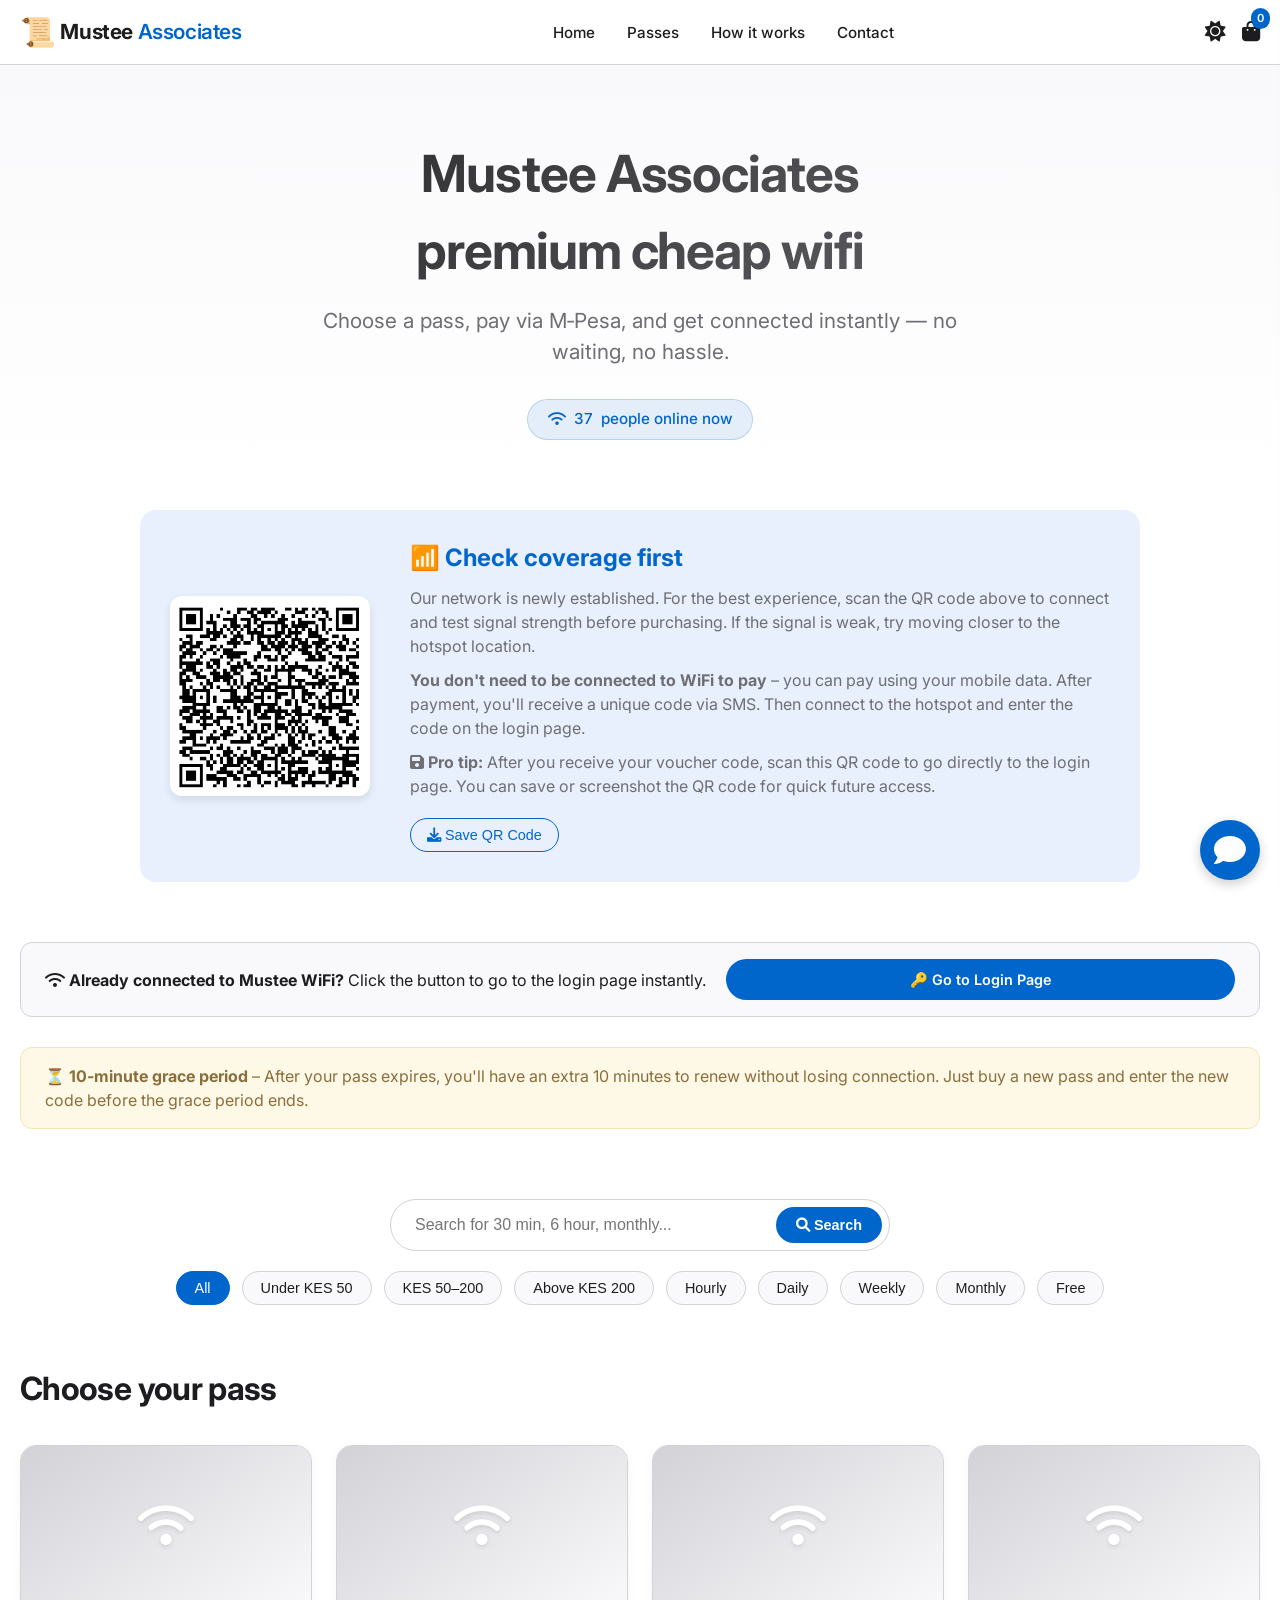
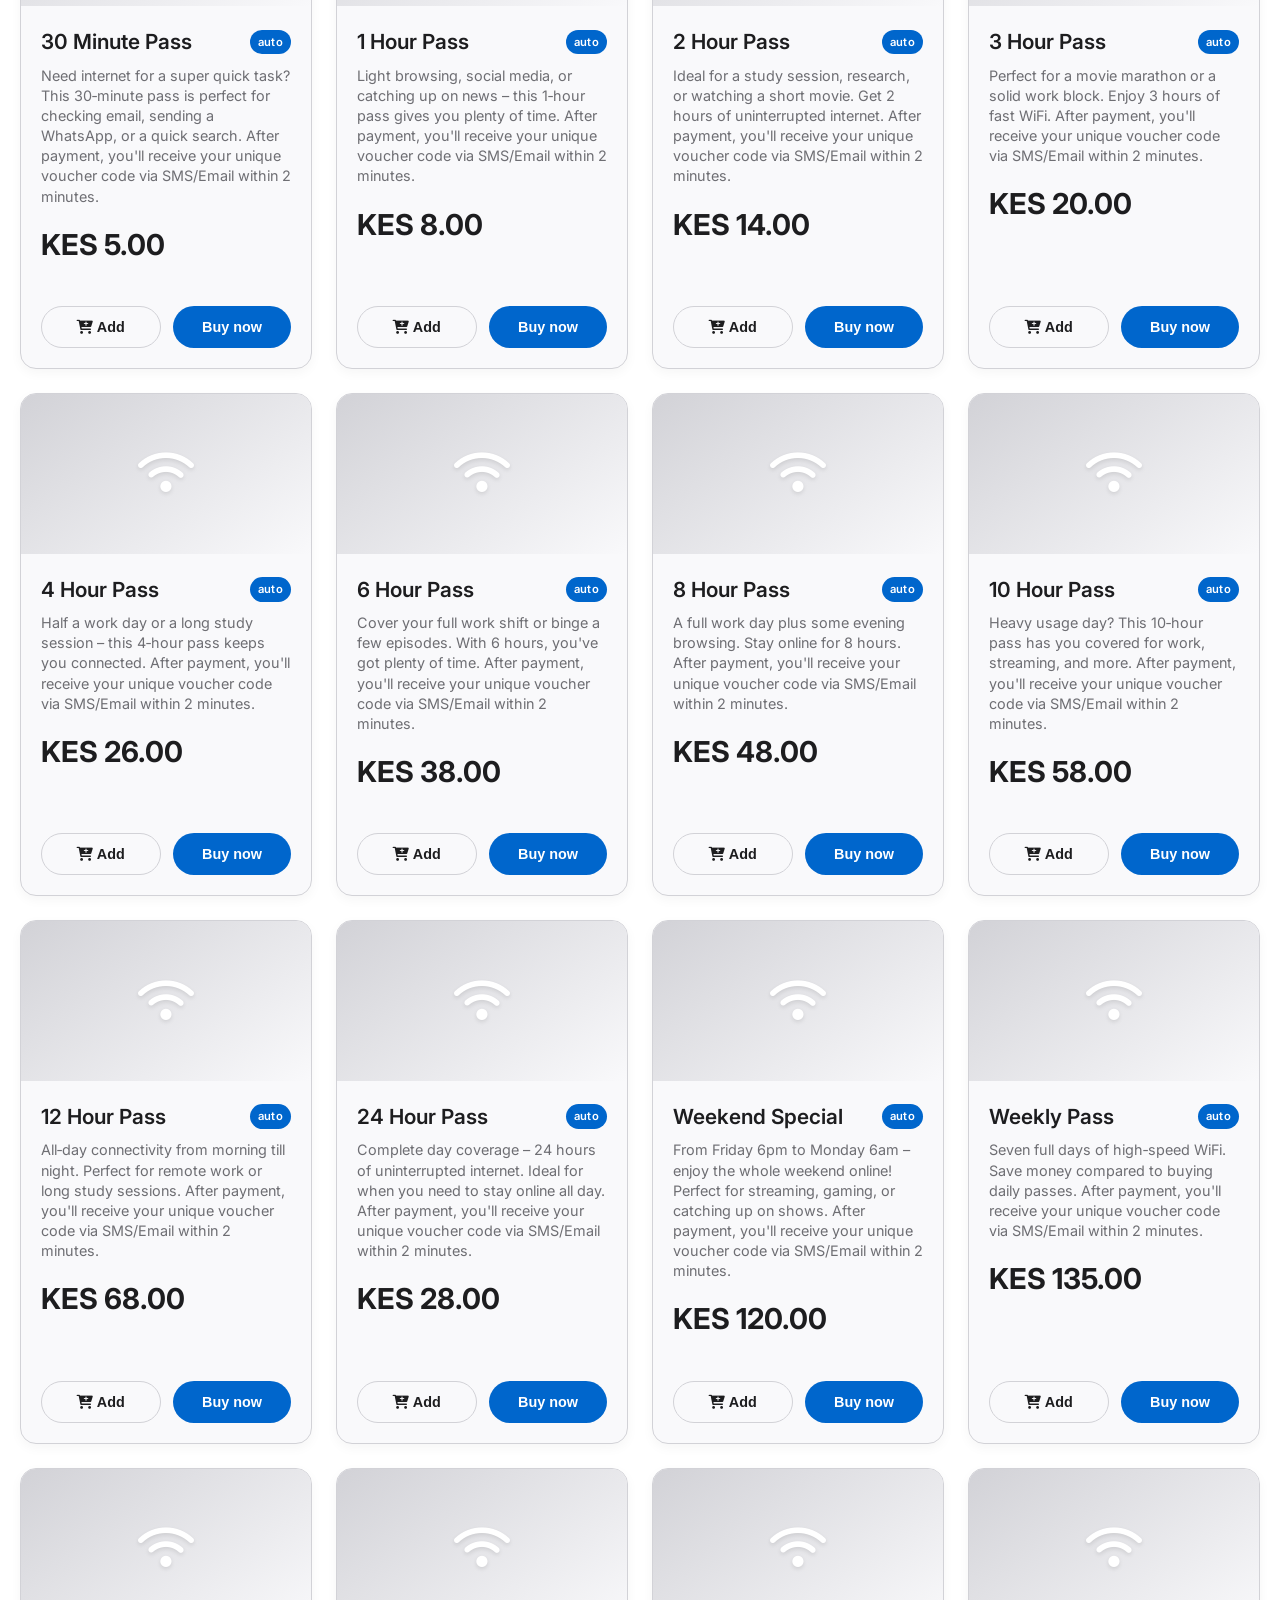
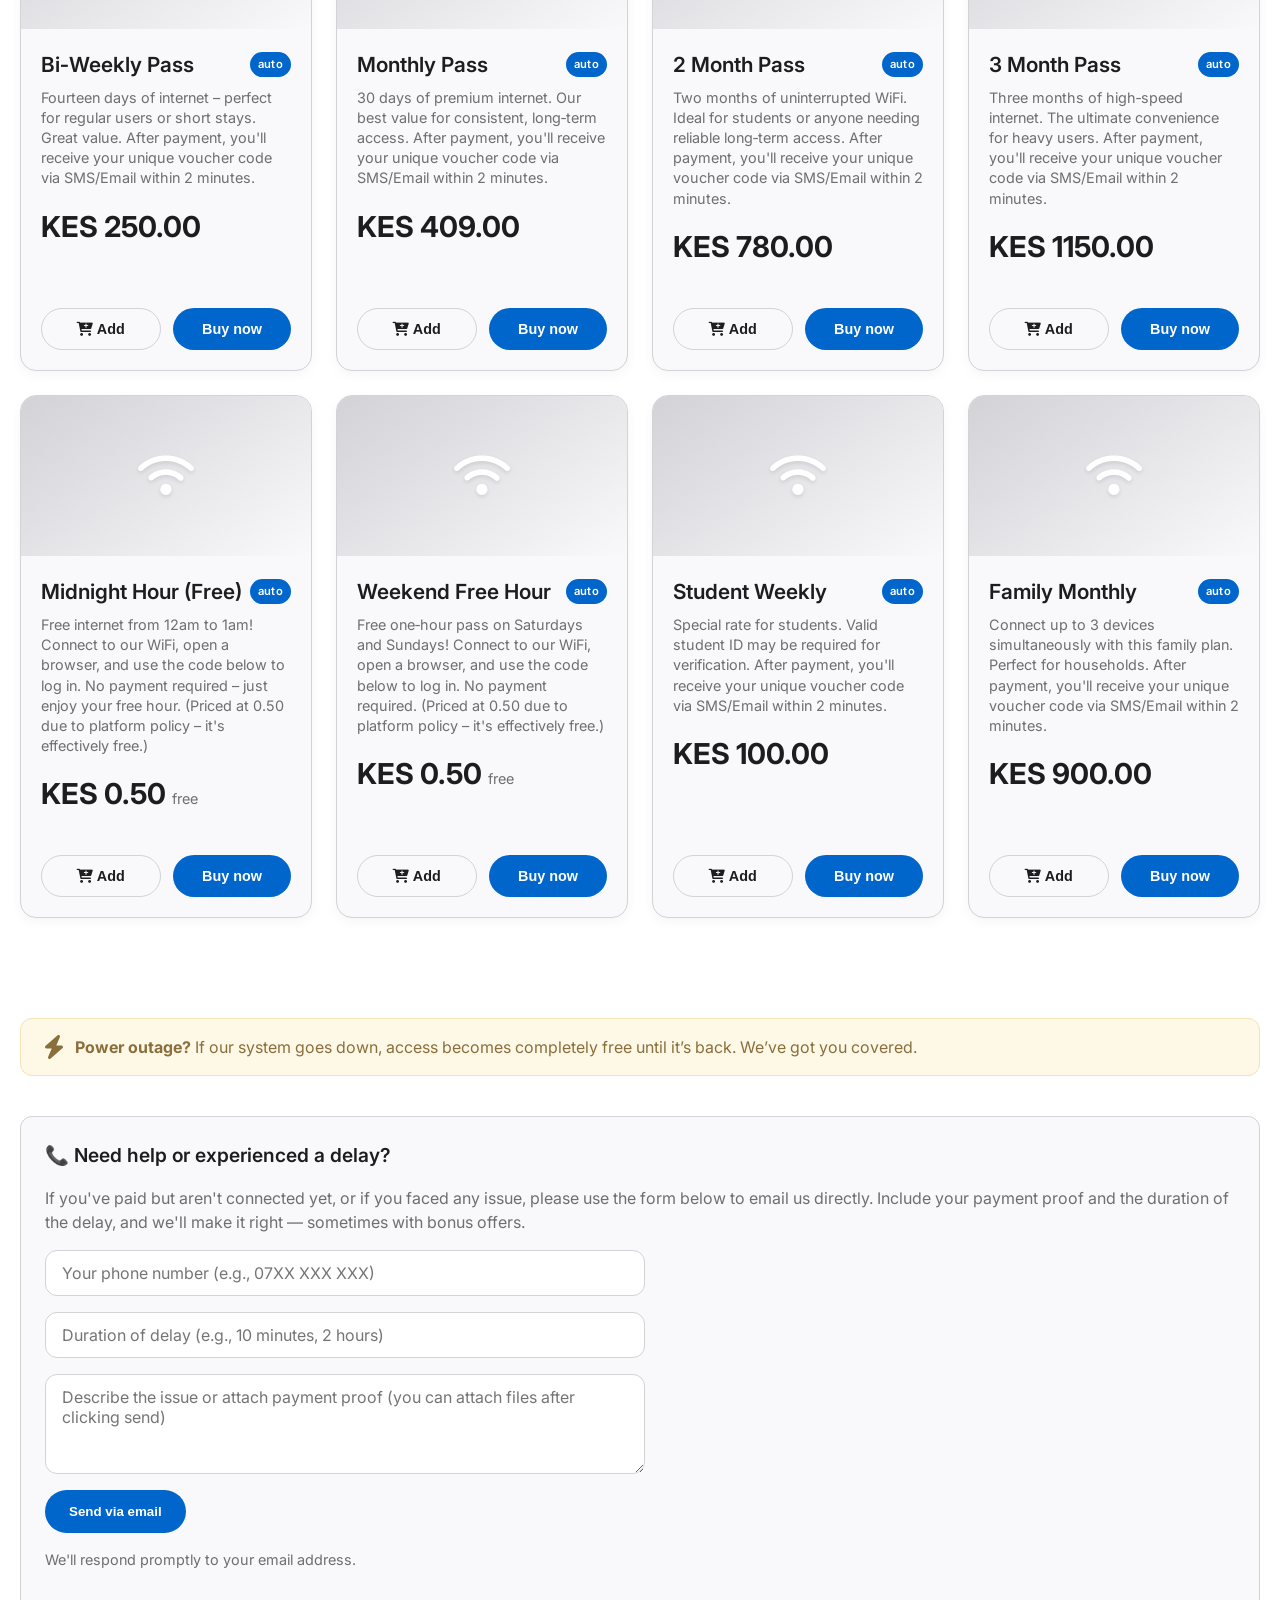
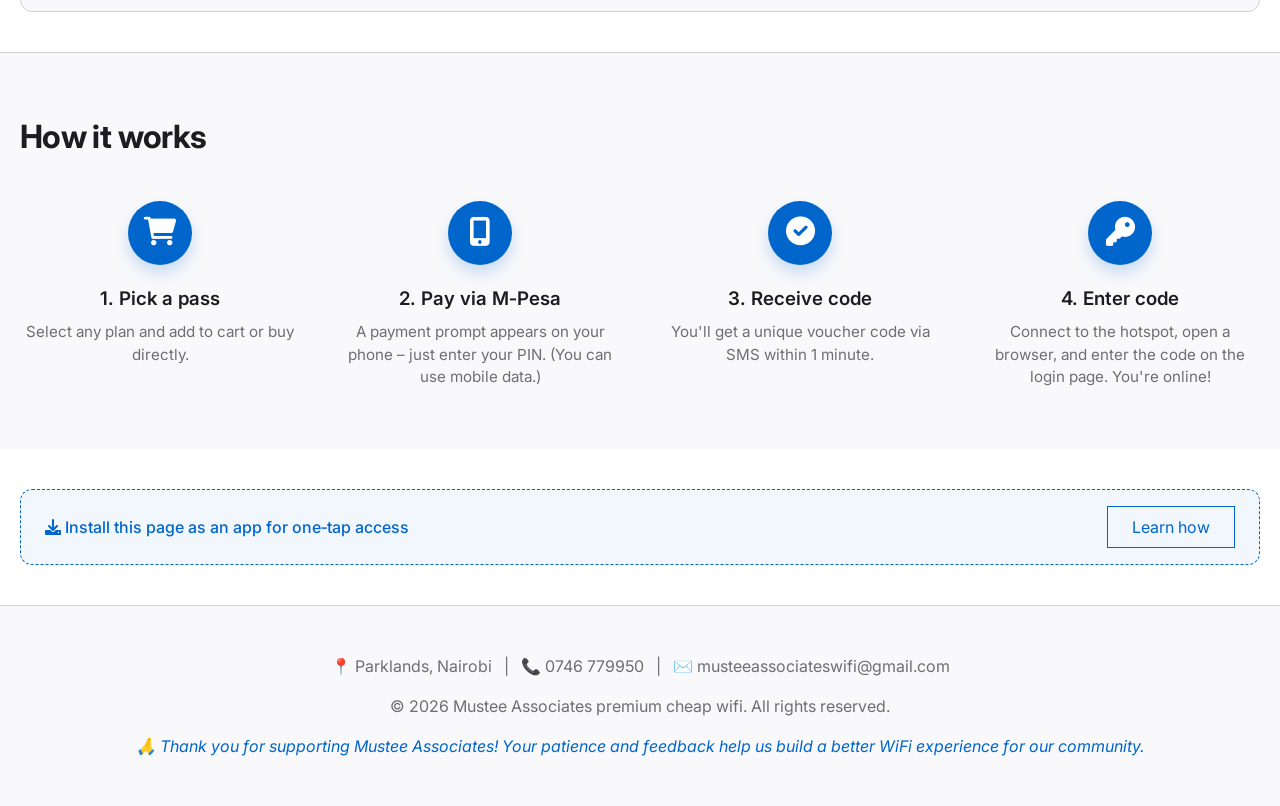
<file: wifi/index.html>
<!DOCTYPE html>
<html lang="en">
<head>
    <meta charset="UTF-8">
    <meta name="viewport" content="width=device-width, initial-scale=1.0, maximum-scale=1.0, user-scalable=yes">
    <title>Mustee Associates · premium cheap wifi</title>
    <!-- PWA manifest (inline) -->
    <link rel="manifest" href="#">
    <meta name="theme-color" content="#0066CC" id="theme-color">
    <!-- Favicon: scroll emoji (custom) -->
    <link rel="icon" href="data:image/svg+xml,%3Csvg xmlns='http://www.w3.org/2000/svg' viewBox='0 0 100 100'%3E%3Ctext y='.9em' font-size='90'%3E📜%3C/text%3E%3C/svg%3E">
    <!-- Fonts & Icons -->
    <link rel="preconnect" href="https://fonts.googleapis.com">
    <link rel="preconnect" href="https://fonts.gstatic.com" crossorigin>
    <link href="https://fonts.googleapis.com/css2?family=Inter:opsz,wght@14..32,400;14..32,500;14..32,600;14..32,700&display=swap" rel="stylesheet">
    <link rel="stylesheet" href="https://cdnjs.cloudflare.com/ajax/libs/font-awesome/6.0.0-beta3/css/all.min.css">
    <style>
        /* ========== RESET & VARIABLES (LIGHT MODE DEFAULT) ========== */
        * {
            margin: 0;
            padding: 0;
            box-sizing: border-box;
        }
        :root {
            --bg: #ffffff;
            --surface: #f9f9fb;
            --primary: #0066CC;
            --primary-dark: #004999;
            --text: #1d1d1f;
            --text-secondary: #6e6e73;
            --border: #d2d2d7;
            --shadow: 0 4px 12px rgba(0,0,0,0.04);
            --shadow-hover: 0 12px 24px rgba(0,0,0,0.08);
            --radius: 16px;
            --spacing: 24px;
            --qr-bg: #e8f0fe;
            --grace-bg: #fef8e7;
            --grace-border: #f5e2b5;
            --grace-text: #8a6e3b;
        }
        /* Dark mode variables */
        body.dark-mode {
            --bg: #1d1d1f;
            --surface: #2c2c2e;
            --primary: #0a84ff;
            --primary-dark: #0066CC;
            --text: #f5f5f7;
            --text-secondary: #a1a1a6;
            --border: #3a3a3c;
            --shadow: 0 4px 12px rgba(0,0,0,0.3);
            --shadow-hover: 0 12px 24px rgba(0,0,0,0.5);
            --qr-bg: #1e2a3a;
            --grace-bg: #2a2a1e;
            --grace-border: #5e5e3a;
            --grace-text: #d4b76e;
        }
        body {
            font-family: 'Inter', -apple-system, BlinkMacSystemFont, sans-serif;
            background: var(--bg);
            color: var(--text);
            line-height: 1.5;
            -webkit-font-smoothing: antialiased;
            overflow-x: hidden;
            transition: background-color 0.3s, color 0.3s;
        }
        .container {
            max-width: 1280px;
            margin: 0 auto;
            padding: 0 20px;
        }
        /* ========== HEADER ========== */
        header {
            background: rgba(var(--bg), 0.8);
            backdrop-filter: blur(20px);
            -webkit-backdrop-filter: blur(20px);
            border-bottom: 1px solid var(--border);
            position: sticky;
            top: 0;
            z-index: 100;
        }
        header .container {
            display: flex;
            justify-content: space-between;
            align-items: center;
            height: 64px;
        }
        .logo a {
            font-weight: 700;
            font-size: 1.3rem;
            color: var(--text);
            text-decoration: none;
            letter-spacing: -0.02em;
            display: flex;
            align-items: center;
            gap: 0.3rem;
        }
        .logo span {
            color: var(--primary);
            font-weight: 600;
        }
        .logo img {
            height: 32px;
            width: auto;
        }
        nav ul {
            display: flex;
            gap: 2rem;
            list-style: none;
        }
        nav a {
            text-decoration: none;
            color: var(--text);
            font-weight: 500;
            font-size: 0.95rem;
            transition: color 0.2s;
        }
        nav a:hover {
            color: var(--primary);
        }
        .header-actions {
            display: flex;
            align-items: center;
            gap: 1rem;
        }
        .dark-mode-toggle {
            cursor: pointer;
            font-size: 1.3rem;
            color: var(--text);
            transition: transform 0.2s;
        }
        .dark-mode-toggle:hover {
            transform: scale(1.1);
        }
        .cart-icon {
            position: relative;
            cursor: pointer;
            font-size: 1.3rem;
            color: var(--text);
        }
        .cart-count {
            position: absolute;
            top: -8px;
            right: -10px;
            background: var(--primary);
            color: white;
            font-size: 0.7rem;
            font-weight: 600;
            padding: 2px 6px;
            border-radius: 20px;
        }
        /* ========== HERO ========== */
        .hero {
            padding: 70px 0 40px;
            text-align: center;
            background: linear-gradient(180deg, var(--surface) 0%, var(--bg) 100%);
        }
        .hero h1 {
            font-size: clamp(2.2rem, 8vw, 3.2rem);
            font-weight: 700;
            letter-spacing: -0.02em;
            background: linear-gradient(135deg, var(--text), var(--text-secondary));
            -webkit-background-clip: text;
            -webkit-text-fill-color: transparent;
            margin-bottom: 1rem;
        }
        .hero p {
            font-size: clamp(1rem, 4vw, 1.3rem);
            color: var(--text-secondary);
            max-width: 700px;
            margin: 0 auto 2rem;
        }
        .live-counter {
            display: inline-flex;
            align-items: center;
            gap: 0.5rem;
            background: rgba(0,102,204,0.1);
            padding: 0.5rem 1.2rem;
            border-radius: 40px;
            font-weight: 500;
            color: var(--primary);
            border: 1px solid rgba(0,102,204,0.2);
            cursor: help;
            transition: background 0.2s;
            font-size: 0.95rem;
        }
        .live-counter i {
            font-size: 0.9rem;
        }
        .live-counter:hover {
            background: rgba(0,102,204,0.15);
        }
        /* ========== QR & COVERAGE SECTION ========== */
        .qr-coverage {
            background: var(--qr-bg);
            border-radius: 16px;
            padding: 30px;
            margin: 30px auto;
            display: flex;
            flex-wrap: wrap;
            align-items: center;
            justify-content: center;
            gap: 40px;
            max-width: 1000px;
        }
        .qr-coverage img {
            max-width: 200px;
            width: 100%;
            height: auto;
            border-radius: 12px;
            box-shadow: 0 4px 8px rgba(0,0,0,0.1);
        }
        .qr-coverage div {
            flex: 1;
            min-width: 250px;
        }
        .qr-coverage h3 {
            font-size: 1.5rem;
            margin-bottom: 10px;
            color: var(--primary);
        }
        .qr-coverage p {
            color: var(--text-secondary);
            margin-bottom: 10px;
        }
        .qr-coverage .btn-outline {
            display: inline-block;
            margin-top: 10px;
            padding: 8px 16px;
            border-radius: 40px;
            border: 1px solid var(--primary);
            background: transparent;
            color: var(--primary);
            cursor: pointer;
            text-decoration: none;
            font-size: 0.9rem;
        }
        .qr-coverage .btn-outline:hover {
            background: var(--primary);
            color: white;
        }
        /* ========== LOGIN SHORTCUT ========== */
        .login-shortcut {
            background: var(--surface);
            border: 1px solid var(--border);
            border-radius: 12px;
            padding: 16px 24px;
            margin: 30px 0;
            display: flex;
            align-items: center;
            justify-content: space-between;
            flex-wrap: wrap;
            gap: 20px;
        }
        .login-shortcut p {
            font-size: 1rem;
            color: var(--text);
        }
        .login-shortcut .btn-primary {
            padding: 10px 24px;
            text-decoration: none;
        }
        /* ========== GRACE PERIOD NOTE ========== */
        .grace-note {
            background: var(--grace-bg);
            border: 1px solid var(--grace-border);
            border-radius: 12px;
            padding: 16px 24px;
            margin: 30px 0;
            color: var(--grace-text);
        }
        /* ========== FILTERS & SEARCH ========== */
        .filter-section {
            padding: 40px 0 20px;
        }
        .search-box {
            max-width: 500px;
            margin: 0 auto 20px;
            position: relative;
        }
        .search-box input {
            width: 100%;
            padding: 16px 24px;
            border: 1px solid var(--border);
            border-radius: 48px;
            font-size: 1rem;
            outline: none;
            transition: border 0.2s, box-shadow 0.2s;
            background: var(--bg);
            color: var(--text);
        }
        .search-box input:focus {
            border-color: var(--primary);
            box-shadow: 0 0 0 4px rgba(0,102,204,0.1);
        }
        .search-box button {
            position: absolute;
            right: 8px;
            top: 50%;
            transform: translateY(-50%);
            background: var(--primary);
            border: none;
            color: white;
            padding: 10px 20px;
            border-radius: 40px;
            font-weight: 600;
            cursor: pointer;
            transition: background 0.2s;
            font-size: 0.9rem;
        }
        .search-box button:hover {
            background: var(--primary-dark);
        }
        .filter-buttons {
            display: flex;
            flex-wrap: wrap;
            gap: 12px;
            justify-content: center;
            margin: 20px 0;
        }
        .filter-btn {
            background: var(--surface);
            border: 1px solid var(--border);
            border-radius: 40px;
            padding: 8px 18px;
            font-size: 0.9rem;
            font-weight: 500;
            cursor: pointer;
            transition: all 0.2s;
            color: var(--text);
        }
        .filter-btn.active {
            background: var(--primary);
            color: white;
            border-color: var(--primary);
        }
        .filter-btn:hover {
            background: var(--primary);
            color: white;
            border-color: var(--primary);
        }
        /* ========== PRODUCT GRID ========== */
        .products-section {
            padding: 20px 0 60px;
        }
        .section-title {
            font-size: 2rem;
            font-weight: 700;
            margin-bottom: 2rem;
            letter-spacing: -0.02em;
        }
        .product-grid {
            display: grid;
            grid-template-columns: repeat(auto-fill, minmax(280px, 1fr));
            gap: 24px;
        }
        .product-card {
            background: var(--surface);
            border-radius: var(--radius);
            overflow: hidden;
            transition: transform 0.3s, box-shadow 0.3s;
            border: 1px solid var(--border);
            box-shadow: var(--shadow);
            display: flex;
            flex-direction: column;
        }
        .product-card:hover {
            transform: translateY(-4px);
            box-shadow: var(--shadow-hover);
            border-color: transparent;
        }
        .product-media {
            height: 160px;
            background: linear-gradient(145deg, var(--border), var(--surface));
            display: flex;
            align-items: center;
            justify-content: center;
            color: #fff;
            font-size: 2.8rem;
            text-shadow: 0 2px 4px rgba(0,0,0,0.1);
        }
        .product-info {
            padding: 20px;
            flex: 1;
        }
        .product-name {
            font-size: 1.3rem;
            font-weight: 600;
            margin-bottom: 4px;
            display: flex;
            justify-content: space-between;
            align-items: center;
        }
        .badge-auto {
            background: var(--primary);
            color: white;
            font-size: 0.7rem;
            font-weight: 600;
            padding: 4px 8px;
            border-radius: 40px;
            letter-spacing: 0.3px;
        }
        .product-desc {
            color: var(--text-secondary);
            font-size: 0.9rem;
            margin: 8px 0 16px;
            line-height: 1.4;
        }
        .product-price {
            font-size: 1.8rem;
            font-weight: 700;
            color: var(--text);
            margin-bottom: 20px;
        }
        .product-price small {
            font-size: 0.9rem;
            font-weight: 400;
            color: var(--text-secondary);
        }
        .product-actions {
            display: flex;
            gap: 12px;
            padding: 0 20px 20px;
        }
        .btn {
            flex: 1;
            padding: 12px 0;
            border-radius: 40px;
            font-weight: 600;
            font-size: 0.9rem;
            border: none;
            cursor: pointer;
            transition: all 0.2s;
            text-align: center;
            text-decoration: none;
        }
        .btn-primary {
            background: var(--primary);
            color: white;
        }
        .btn-primary:hover {
            background: var(--primary-dark);
        }
        .btn-outline {
            background: transparent;
            border: 1px solid var(--border);
            color: var(--text);
        }
        .btn-outline:hover {
            background: var(--surface);
            border-color: var(--primary);
        }
        /* ========== GUIDE ========== */
        .guide-section {
            background: var(--surface);
            padding: 60px 0;
            border-top: 1px solid var(--border);
        }
        .guide-steps {
            display: flex;
            flex-wrap: wrap;
            justify-content: center;
            gap: 40px;
            margin-top: 40px;
        }
        .step {
            flex: 1 1 200px;
            text-align: center;
        }
        .step-icon {
            width: 64px;
            height: 64px;
            background: var(--primary);
            color: white;
            border-radius: 32px;
            display: flex;
            align-items: center;
            justify-content: center;
            font-size: 1.8rem;
            margin: 0 auto 20px;
            box-shadow: 0 8px 16px rgba(0,102,204,0.2);
        }
        .step h3 {
            font-weight: 600;
            margin-bottom: 8px;
        }
        .step p {
            color: var(--text-secondary);
            font-size: 0.95rem;
        }
        /* ========== DISCLAIMER ========== */
        .disclaimer {
            background: var(--grace-bg);
            border: 1px solid var(--grace-border);
            border-radius: 12px;
            padding: 16px 24px;
            margin: 40px 0 20px;
            display: flex;
            align-items: center;
            gap: 12px;
            color: var(--grace-text);
            flex-wrap: wrap;
        }
        .disclaimer i {
            font-size: 1.5rem;
        }
        /* ========== SUPPORT SECTION ========== */
        .support-section {
            background: var(--surface);
            border: 1px solid var(--border);
            border-radius: 12px;
            padding: 24px;
            margin: 40px 0;
        }
        .support-section h3 {
            font-size: 1.2rem;
            font-weight: 600;
            margin-bottom: 1rem;
        }
        .support-section p {
            color: var(--text-secondary);
            margin-bottom: 1rem;
        }
        .support-form {
            display: flex;
            flex-direction: column;
            gap: 16px;
            max-width: 600px;
        }
        .support-form input, .support-form textarea {
            padding: 12px 16px;
            border: 1px solid var(--border);
            border-radius: 12px;
            font-size: 1rem;
            font-family: inherit;
            background: var(--bg);
            color: var(--text);
        }
        .support-form textarea {
            min-height: 100px;
            resize: vertical;
        }
        .support-form button {
            background: var(--primary);
            color: white;
            border: none;
            padding: 14px 24px;
            border-radius: 40px;
            font-weight: 600;
            cursor: pointer;
            align-self: flex-start;
        }
        .support-form button:hover {
            background: var(--primary-dark);
        }
        /* ========== INSTALL INSTRUCTION ========== */
        .install-note {
            background: rgba(0,102,204,0.05);
            border: 1px dashed var(--primary);
            border-radius: 12px;
            padding: 16px 24px;
            margin: 40px 0;
            display: flex;
            align-items: center;
            justify-content: space-between;
            flex-wrap: wrap;
            gap: 20px;
        }
        .install-note p {
            font-size: 1rem;
            color: var(--primary);
            font-weight: 500;
        }
        .install-note .btn-outline {
            border-color: var(--primary);
            color: var(--primary);
            padding: 8px 24px;
            text-decoration: none;
        }
        /* ========== CART SIDEBAR ========== */
        .cart-sidebar {
            position: fixed;
            top: 0;
            right: -400px;
            width: 380px;
            max-width: 90vw;
            height: 100vh;
            background: var(--bg);
            box-shadow: -4px 0 20px rgba(0,0,0,0.1);
            transition: right 0.3s ease;
            z-index: 1000;
            display: flex;
            flex-direction: column;
        }
        .cart-sidebar.open {
            right: 0;
        }
        .cart-header {
            padding: 24px;
            border-bottom: 1px solid var(--border);
            display: flex;
            justify-content: space-between;
            align-items: center;
        }
        .cart-header h3 {
            font-size: 1.3rem;
        }
        .close-cart {
            background: none;
            border: none;
            font-size: 1.8rem;
            cursor: pointer;
            color: var(--text-secondary);
        }
        .cart-items {
            flex: 1;
            overflow-y: auto;
            padding: 16px 24px;
            list-style: none;
        }
        .cart-item {
            display: flex;
            justify-content: space-between;
            align-items: center;
            padding: 12px 0;
            border-bottom: 1px solid var(--border);
        }
        .cart-item-info {
            flex: 1;
        }
        .cart-item-name {
            font-weight: 600;
        }
        .cart-item-price {
            color: var(--primary);
            font-weight: 500;
        }
        .cart-item-remove {
            background: none;
            border: none;
            color: #ff3b30;
            font-size: 1.2rem;
            cursor: pointer;
            padding: 4px 8px;
        }
        .cart-footer {
            padding: 24px;
            border-top: 1px solid var(--border);
        }
        .cart-total {
            font-size: 1.2rem;
            font-weight: 600;
            margin-bottom: 16px;
            text-align: right;
        }
        /* ========== FOOTER ========== */
        footer {
            background: var(--surface);
            border-top: 1px solid var(--border);
            padding: 48px 0;
            text-align: center;
            color: var(--text-secondary);
            margin-top: 0;
        }
        footer p.thank-you {
            margin-top: 1rem;
            font-style: italic;
            color: var(--primary);
        }
        /* ========== CHAT WIDGET ========== */
        .chat-widget {
            position: fixed;
            bottom: 20px;
            right: 20px;
            z-index: 10000;
            font-family: 'Inter', sans-serif;
        }
        .chat-button {
            width: 60px;
            height: 60px;
            background: var(--primary);
            color: white;
            border-radius: 50%;
            display: flex;
            align-items: center;
            justify-content: center;
            font-size: 2rem;
            cursor: pointer;
            box-shadow: 0 4px 12px rgba(0,0,0,0.2);
            transition: transform 0.2s;
        }
        .chat-button:hover {
            transform: scale(1.1);
        }
        .chat-panel {
            position: absolute;
            bottom: 80px;
            right: 0;
            width: 350px;
            max-width: 85vw;
            background: var(--bg);
            border-radius: 20px;
            box-shadow: 0 10px 30px rgba(0,0,0,0.15);
            display: none;
            flex-direction: column;
            overflow: hidden;
            border: 1px solid var(--border);
        }
        .chat-panel.open {
            display: flex;
        }
        .chat-header-panel {
            background: var(--primary);
            color: white;
            padding: 15px 20px;
            display: flex;
            justify-content: space-between;
            align-items: center;
        }
        .chat-header-panel h3 {
            font-size: 1.2rem;
            font-weight: 600;
        }
        .chat-header-panel button {
            background: none;
            border: none;
            color: white;
            font-size: 1.5rem;
            cursor: pointer;
        }
        .chat-messages {
            height: 300px;
            overflow-y: auto;
            padding: 15px;
            background: var(--surface);
            display: flex;
            flex-direction: column;
            gap: 10px;
        }
        .message {
            max-width: 80%;
            padding: 10px 14px;
            border-radius: 18px;
            font-size: 0.95rem;
            word-wrap: break-word;
        }
        .message.bot {
            align-self: flex-start;
            background: var(--bg);
            border: 1px solid var(--border);
            color: var(--text);
        }
        .message.user {
            align-self: flex-end;
            background: var(--primary);
            color: white;
        }
        .chat-input-area {
            display: flex;
            padding: 10px;
            border-top: 1px solid var(--border);
            background: var(--bg);
        }
        .chat-input-area input {
            flex: 1;
            padding: 12px;
            border: 1px solid var(--border);
            border-radius: 30px;
            outline: none;
            font-size: 0.95rem;
            background: var(--surface);
            color: var(--text);
        }
        .chat-input-area button {
            background: var(--primary);
            color: white;
            border: none;
            width: 50px;
            height: 50px;
            border-radius: 50%;
            margin-left: 8px;
            cursor: pointer;
            font-size: 1.2rem;
        }
        .chat-input-area button:disabled {
            background: #ccc;
            cursor: not-allowed;
        }
        /* ========== RESPONSIVE ========== */
        @media (max-width: 768px) {
            header .container {
                flex-direction: column;
                height: auto;
                padding: 12px 20px;
                gap: 12px;
            }
            nav ul {
                gap: 1rem;
                flex-wrap: wrap;
                justify-content: center;
            }
            .hero h1 {
                font-size: 2.5rem;
            }
            .product-grid {
                grid-template-columns: repeat(auto-fill, minmax(240px, 1fr));
            }
            .filter-buttons {
                gap: 8px;
            }
            .filter-btn {
                padding: 6px 12px;
                font-size: 0.8rem;
            }
            .support-form button {
                align-self: stretch;
            }
            .install-note {
                flex-direction: column;
                text-align: center;
            }
            .qr-coverage {
                flex-direction: column;
                text-align: center;
                padding: 20px;
            }
            .qr-coverage img {
                margin: 0 auto;
            }
            .login-shortcut {
                flex-direction: column;
                text-align: center;
            }
        }
        /* ========== PWA INSTALL PROMO ========== */
        .install-prompt {
            display: none;
            background: var(--primary);
            color: white;
            text-align: center;
            padding: 12px;
            position: fixed;
            bottom: 20px;
            left: 20px;
            right: 20px;
            border-radius: 50px;
            z-index: 1000;
            box-shadow: 0 4px 12px rgba(0,0,0,0.2);
        }
        .install-prompt button {
            background: white;
            color: var(--primary);
            border: none;
            padding: 8px 20px;
            border-radius: 40px;
            font-weight: 600;
            margin-left: 12px;
            cursor: pointer;
        }
    </style>
</head>
<body>
    <!-- Install prompt (shown if PWA eligible) -->
    <div class="install-prompt" id="installPrompt">
        <span>Install Mustee WiFi for quick access</span>
        <button id="installBtn">Install</button>
    </div>

    <header>
        <div class="container">
            <div class="logo">
                <a href="/">
                    <span style="font-size:1.8rem; line-height:1;">📜</span>
                    Mustee<span>Associates</span>
                </a>
            </div>
            <nav>
                <ul>
                    <li><a href="#home">Home</a></li>
                    <li><a href="#products">Passes</a></li>
                    <li><a href="#guide">How it works</a></li>
                    <li><a href="#contact">Contact</a></li>
                </ul>
            </nav>
            <div class="header-actions">
                <div class="dark-mode-toggle" id="darkModeToggle">
                    <i class="fas fa-sun" id="darkModeIcon"></i>
                </div>
                <div class="cart-icon" id="cartIcon">
                    <i class="fas fa-shopping-bag"></i>
                    <span class="cart-count" id="cartCount">0</span>
                </div>
            </div>
        </div>
    </header>

    <main>
        <!-- Hero / Home -->
        <section id="home" class="hero">
            <div class="container">
                <h1>Mustee Associates<br>premium cheap wifi</h1>
                <p>Choose a pass, pay via M‑Pesa, and get connected instantly — no waiting, no hassle.</p>
                <div class="live-counter" id="liveCounter" title="Real‑time visitors (approx.)">
                    <i class="fas fa-wifi"></i> <span id="userCount">37</span> people online now
                </div>
            </div>
        </section>

        <!-- QR Code & Coverage Note (centered) -->
        <div class="container" style="display: flex; justify-content: center;">
            <div class="qr-coverage">
                <img src="/wifi/musteeassociatespremiumcheapwifi.png" alt="Scan to connect to MusteeAssociatesPremiumCheapWiFi">
                <div>
                    <h3>📶 Check coverage first</h3>
                    <p>Our network is newly established. For the best experience, scan the QR code above to connect and test signal strength before purchasing. If the signal is weak, try moving closer to the hotspot location.</p>
                    <p><strong>You don't need to be connected to WiFi to pay</strong> – you can pay using your mobile data. After payment, you'll receive a unique code via SMS. Then connect to the hotspot and enter the code on the login page.</p>
                    <p><i class="fas fa-save"></i> <strong>Pro tip:</strong> After you receive your voucher code, scan this QR code to go directly to the login page. You can save or screenshot the QR code for quick future access.</p>
                    <button class="btn-outline" onclick="alert('Save this QR code as an image (screenshot) to use anytime you need to log in.')"><i class="fas fa-download"></i> Save QR Code</button>
                </div>
            </div>
        </div>

        <!-- Login Shortcut for connected users -->
        <div class="container">
            <div class="login-shortcut">
                <p><i class="fas fa-wifi"></i> <strong>Already connected to Mustee WiFi?</strong> Click the button to go to the login page instantly.</p>
                <a href="http://192.168.5.1" target="_blank" class="btn btn-primary">🔑 Go to Login Page</a>
            </div>
        </div>

        <!-- Grace Period Note -->
        <div class="container">
            <div class="grace-note">
                <p><strong>⏳ 10‑minute grace period</strong> – After your pass expires, you'll have an extra 10 minutes to renew without losing connection. Just buy a new pass and enter the new code before the grace period ends.</p>
            </div>
        </div>

        <!-- Search & Filters -->
        <section class="filter-section">
            <div class="container">
                <div class="search-box">
                    <input type="text" id="searchInput" placeholder="Search for 30 min, 6 hour, monthly...">
                    <button id="searchBtn"><i class="fas fa-search"></i> Search</button>
                </div>
                <div class="filter-buttons" id="filterButtons">
                    <button class="filter-btn active" data-filter="all">All</button>
                    <button class="filter-btn" data-filter="under50">Under KES 50</button>
                    <button class="filter-btn" data-filter="50to200">KES 50–200</button>
                    <button class="filter-btn" data-filter="above200">Above KES 200</button>
                    <button class="filter-btn" data-filter="hourly">Hourly</button>
                    <button class="filter-btn" data-filter="daily">Daily</button>
                    <button class="filter-btn" data-filter="weekly">Weekly</button>
                    <button class="filter-btn" data-filter="monthly">Monthly</button>
                    <button class="filter-btn" data-filter="free">Free</button>
                </div>
            </div>
        </section>

        <!-- Products -->
        <section id="products" class="products-section">
            <div class="container">
                <h2 class="section-title">Choose your pass</h2>
                <div class="product-grid" id="productGrid">
                    <!-- Products injected by JS -->
                </div>
            </div>
        </section>

        <!-- Outage disclaimer -->
        <div class="container">
            <div class="disclaimer">
                <i class="fas fa-bolt"></i>
                <span><strong>Power outage?</strong> If our system goes down, access becomes completely free until it’s back. We’ve got you covered.</span>
            </div>
        </div>

        <!-- Support section for delays/issues -->
        <div class="container">
            <div class="support-section">
                <h3>📞 Need help or experienced a delay?</h3>
                <p>If you've paid but aren't connected yet, or if you faced any issue, please use the form below to email us directly. Include your payment proof and the duration of the delay, and we'll make it right — sometimes with bonus offers.</p>
                <div class="support-form">
                    <input type="text" placeholder="Your phone number (e.g., 07XX XXX XXX)" id="supportPhone">
                    <input type="text" placeholder="Duration of delay (e.g., 10 minutes, 2 hours)" id="supportDuration">
                    <textarea placeholder="Describe the issue or attach payment proof (you can attach files after clicking send)"></textarea>
                    <button id="supportBtn">Send via email</button>
                </div>
                <p style="margin-top:1rem; font-size:0.9rem; color:var(--text-secondary);">We'll respond promptly to your email address.</p>
            </div>
        </div>

        <!-- How it works -->
        <section id="guide" class="guide-section">
            <div class="container">
                <h2 class="section-title text-center">How it works</h2>
                <div class="guide-steps">
                    <div class="step">
                        <div class="step-icon"><i class="fas fa-cart-shopping"></i></div>
                        <h3>1. Pick a pass</h3>
                        <p>Select any plan and add to cart or buy directly.</p>
                    </div>
                    <div class="step">
                        <div class="step-icon"><i class="fas fa-mobile-alt"></i></div>
                        <h3>2. Pay via M‑Pesa</h3>
                        <p>A payment prompt appears on your phone – just enter your PIN. (You can use mobile data.)</p>
                    </div>
                    <div class="step">
                        <div class="step-icon"><i class="fas fa-check-circle"></i></div>
                        <h3>3. Receive code</h3>
                        <p>You'll get a unique voucher code via SMS within 1 minute.</p>
                    </div>
                    <div class="step">
                        <div class="step-icon"><i class="fas fa-key"></i></div>
                        <h3>4. Enter code</h3>
                        <p>Connect to the hotspot, open a browser, and enter the code on the login page. You're online!</p>
                    </div>
                </div>
            </div>
        </section>

        <!-- Install app instruction -->
        <div class="container">
            <div class="install-note">
                <p><i class="fas fa-download"></i> Install this page as an app for one‑tap access</p>
                <a href="#" class="btn-outline" id="showInstallHelp">Learn how</a>
            </div>
        </div>
    </main>

    <!-- Cart Sidebar -->
    <div class="cart-sidebar" id="cartSidebar">
        <div class="cart-header">
            <h3>Your cart</h3>
            <button class="close-cart" id="closeCartBtn">&times;</button>
        </div>
        <ul class="cart-items" id="cartItemsList">
            <!-- dynamic -->
        </ul>
        <div class="cart-footer">
            <div class="cart-total" id="cartTotal">Total: KES 0</div>
            <!-- Checkout All button removed – users buy one pass at a time -->
        </div>
    </div>

    <footer id="contact">
        <div class="container">
            <p>📍 Parklands, Nairobi &nbsp; | &nbsp; 📞 0746 779950 &nbsp; | &nbsp; ✉️ musteeassociateswifi@gmail.com</p>
            <p style="margin-top: 1rem;">&copy; 2026 Mustee Associates premium cheap wifi. All rights reserved.</p>
            <p class="thank-you">🙏 Thank you for supporting Mustee Associates! Your patience and feedback help us build a better WiFi experience for our community.</p>
        </div>
    </footer>

    <!-- Chat Widget -->
    <div class="chat-widget">
        <div class="chat-button" id="chatButton">
            <i class="fas fa-comment"></i>
        </div>
        <div class="chat-panel" id="chatPanel">
            <div class="chat-header-panel">
                <h3><i class="fas fa-robot"></i> WiFi Assistant</h3>
                <button id="closeChatBtn">&times;</button>
            </div>
            <div class="chat-messages" id="chatMessages">
                <!-- messages appear here -->
            </div>
            <div class="chat-input-area">
                <input type="text" id="chatInput" placeholder="Ask about passes, connection, etc.">
                <button id="chatSendBtn" disabled><i class="fas fa-paper-plane"></i></button>
            </div>
        </div>
    </div>

    <script>
        // ========== DARK MODE TOGGLE ==========
        const darkModeToggle = document.getElementById('darkModeToggle');
        const darkModeIcon = document.getElementById('darkModeIcon');
        const themeColor = document.getElementById('theme-color');

        // Check for saved preference
        const savedDarkMode = localStorage.getItem('darkMode');
        if (savedDarkMode === 'enabled') {
            document.body.classList.add('dark-mode');
            darkModeIcon.classList.remove('fa-sun');
            darkModeIcon.classList.add('fa-moon');
            themeColor.setAttribute('content', '#1d1d1f');
        }

        darkModeToggle.addEventListener('click', () => {
            if (document.body.classList.contains('dark-mode')) {
                document.body.classList.remove('dark-mode');
                darkModeIcon.classList.remove('fa-moon');
                darkModeIcon.classList.add('fa-sun');
                localStorage.setItem('darkMode', 'disabled');
                themeColor.setAttribute('content', '#0066CC');
            } else {
                document.body.classList.add('dark-mode');
                darkModeIcon.classList.remove('fa-sun');
                darkModeIcon.classList.add('fa-moon');
                localStorage.setItem('darkMode', 'enabled');
                themeColor.setAttribute('content', '#1d1d1f');
            }
        });

        // ========== PRODUCT DATA WITH CORRECT CHECKOUT IDs ==========
        const products = [
            { id: '30min', name: '30 Minute Pass', desc: 'Need internet for a super quick task? This 30‑minute pass is perfect for checking email, sending a WhatsApp, or a quick search. After payment, you\'ll receive your unique voucher code via SMS/Email within 2 minutes.', price: 5, checkoutId: '1G6MB4V1', duration: 30, category: 'hourly' },
            { id: '1h', name: '1 Hour Pass', desc: 'Light browsing, social media, or catching up on news – this 1‑hour pass gives you plenty of time. After payment, you\'ll receive your unique voucher code via SMS/Email within 2 minutes.', price: 8, checkoutId: 'PDEMRH9S', duration: 60, category: 'hourly' },
            { id: '2h', name: '2 Hour Pass', desc: 'Ideal for a study session, research, or watching a short movie. Get 2 hours of uninterrupted internet. After payment, you\'ll receive your unique voucher code via SMS/Email within 2 minutes.', price: 14, checkoutId: 'SA7VNFXV', duration: 120, category: 'hourly' },
            { id: '3h', name: '3 Hour Pass', desc: 'Perfect for a movie marathon or a solid work block. Enjoy 3 hours of fast WiFi. After payment, you\'ll receive your unique voucher code via SMS/Email within 2 minutes.', price: 20, checkoutId: 'MKLP8F4I', duration: 180, category: 'hourly' },
            { id: '4h', name: '4 Hour Pass', desc: 'Half a work day or a long study session – this 4‑hour pass keeps you connected. After payment, you\'ll receive your unique voucher code via SMS/Email within 2 minutes.', price: 26, checkoutId: 'BF0YMEND', duration: 240, category: 'hourly' },
            { id: '6h', name: '6 Hour Pass', desc: 'Cover your full work shift or binge a few episodes. With 6 hours, you\'ve got plenty of time. After payment, you\'ll receive your unique voucher code via SMS/Email within 2 minutes.', price: 38, checkoutId: 'GJGJXQN3', duration: 360, category: 'hourly' },
            { id: '8h', name: '8 Hour Pass', desc: 'A full work day plus some evening browsing. Stay online for 8 hours. After payment, you\'ll receive your unique voucher code via SMS/Email within 2 minutes.', price: 48, checkoutId: 'VU2B9MZY', duration: 480, category: 'hourly' },
            { id: '10h', name: '10 Hour Pass', desc: 'Heavy usage day? This 10‑hour pass has you covered for work, streaming, and more. After payment, you\'ll receive your unique voucher code via SMS/Email within 2 minutes.', price: 58, checkoutId: 'MCGHFNL6', duration: 600, category: 'hourly' },
            { id: '12h', name: '12 Hour Pass', desc: 'All‑day connectivity from morning till night. Perfect for remote work or long study sessions. After payment, you\'ll receive your unique voucher code via SMS/Email within 2 minutes.', price: 68, checkoutId: 'FFDHILSC', duration: 720, category: 'hourly' },
            { id: '24h', name: '24 Hour Pass', desc: 'Complete day coverage – 24 hours of uninterrupted internet. Ideal for when you need to stay online all day. After payment, you\'ll receive your unique voucher code via SMS/Email within 2 minutes.', price: 28, checkoutId: 'VGMML1HV', duration: 1440, category: 'daily' },
            { id: 'weekend', name: 'Weekend Special', desc: 'From Friday 6pm to Monday 6am – enjoy the whole weekend online! Perfect for streaming, gaming, or catching up on shows. After payment, you\'ll receive your unique voucher code via SMS/Email within 2 minutes.', price: 120, checkoutId: 'VL7BKEWC', duration: 60*60, category: 'daily' }, // approx 60h
            { id: 'weekly', name: 'Weekly Pass', desc: 'Seven full days of high‑speed WiFi. Save money compared to buying daily passes. After payment, you\'ll receive your unique voucher code via SMS/Email within 2 minutes.', price: 135, checkoutId: 'OCHT7JWP', duration: 10080, category: 'weekly' },
            { id: 'biweekly', name: 'Bi‑Weekly Pass', desc: 'Fourteen days of internet – perfect for regular users or short stays. Great value. After payment, you\'ll receive your unique voucher code via SMS/Email within 2 minutes.', price: 250, checkoutId: 'BKX9EFP2', duration: 20160, category: 'weekly' },
            { id: 'monthly', name: 'Monthly Pass', desc: '30 days of premium internet. Our best value for consistent, long‑term access. After payment, you\'ll receive your unique voucher code via SMS/Email within 2 minutes.', price: 409, checkoutId: 'EZFEHXUJ', duration: 43200, category: 'monthly' },
            { id: '2month', name: '2 Month Pass', desc: 'Two months of uninterrupted WiFi. Ideal for students or anyone needing reliable long‑term access. After payment, you\'ll receive your unique voucher code via SMS/Email within 2 minutes.', price: 780, checkoutId: 'KWQREY2H', duration: 86400, category: 'monthly' },
            { id: '3month', name: '3 Month Pass', desc: 'Three months of high‑speed internet. The ultimate convenience for heavy users. After payment, you\'ll receive your unique voucher code via SMS/Email within 2 minutes.', price: 1150, checkoutId: '2YQZAEXQ', duration: 129600, category: 'monthly' },
            { id: 'midnight', name: 'Midnight Hour (Free)', desc: 'Free internet from 12am to 1am! Connect to our WiFi, open a browser, and use the code below to log in. No payment required – just enjoy your free hour. (Priced at 0.50 due to platform policy – it\'s effectively free.)', price: 0.50, checkoutId: 'HJHSUK4R', duration: 60, category: 'free' },
            { id: 'weekendfree', name: 'Weekend Free Hour', desc: 'Free one‑hour pass on Saturdays and Sundays! Connect to our WiFi, open a browser, and use the code below to log in. No payment required. (Priced at 0.50 due to platform policy – it\'s effectively free.)', price: 0.50, checkoutId: 'YJAYBMGA', duration: 60, category: 'free' },
            { id: 'student', name: 'Student Weekly', desc: 'Special rate for students. Valid student ID may be required for verification. After payment, you\'ll receive your unique voucher code via SMS/Email within 2 minutes.', price: 100, checkoutId: 'LXVGBJWE', duration: 10080, category: 'weekly' },
            { id: 'family', name: 'Family Monthly', desc: 'Connect up to 3 devices simultaneously with this family plan. Perfect for households. After payment, you\'ll receive your unique voucher code via SMS/Email within 2 minutes.', price: 900, checkoutId: 'TH38KW0B', duration: 43200, category: 'monthly' }
        ];

        // ========== GLOBAL VISITOR COUNTER ==========
        const userSpan = document.getElementById('userCount');
        fetch('https://api.countapi.xyz/hit/mustee-wifi/visitors')
            .then(res => res.json())
            .then(data => {
                let count = data.value + 37;
                userSpan.textContent = count;
            })
            .catch(() => {
                let localCount = localStorage.getItem('visitorCount');
                if (!localCount) {
                    localCount = 37;
                } else {
                    localCount = parseInt(localCount) + 1;
                }
                localStorage.setItem('visitorCount', localCount);
                userSpan.textContent = localCount;
            });

        // ========== RENDER PRODUCTS ==========
        const productGrid = document.getElementById('productGrid');
        let currentFilter = 'all';
        let searchTerm = '';

        function filterProducts() {
            let filtered = products;

            if (searchTerm) {
                filtered = filtered.filter(p => 
                    p.name.toLowerCase().includes(searchTerm) || 
                    p.desc.toLowerCase().includes(searchTerm) ||
                    p.price.toString().includes(searchTerm)
                );
            }

            if (currentFilter !== 'all') {
                if (currentFilter === 'under50') filtered = filtered.filter(p => p.price > 0 && p.price < 50);
                else if (currentFilter === '50to200') filtered = filtered.filter(p => p.price >= 50 && p.price <= 200);
                else if (currentFilter === 'above200') filtered = filtered.filter(p => p.price > 200);
                else if (currentFilter === 'hourly') filtered = filtered.filter(p => p.category === 'hourly');
                else if (currentFilter === 'daily') filtered = filtered.filter(p => p.category === 'daily');
                else if (currentFilter === 'weekly') filtered = filtered.filter(p => p.category === 'weekly');
                else if (currentFilter === 'monthly') filtered = filtered.filter(p => p.category === 'monthly');
                else if (currentFilter === 'free') filtered = filtered.filter(p => p.category === 'free');
            }

            renderProducts(filtered);
        }

        function renderProducts(productsToRender) {
            productGrid.innerHTML = '';
            productsToRender.forEach(p => {
                const card = document.createElement('div');
                card.className = 'product-card';
                card.innerHTML = `
                    <div class="product-media"><i class="fas fa-wifi"></i></div>
                    <div class="product-info">
                        <div class="product-name">
                            ${p.name}
                            <span class="badge-auto">auto</span>
                        </div>
                        <div class="product-desc">${p.desc}</div>
                        <div class="product-price">KES ${p.price.toFixed(2)} <small>${p.category==='free' ? 'free' : ''}</small></div>
                    </div>
                    <div class="product-actions">
                        <button class="btn btn-outline add-to-cart" data-id="${p.id}"><i class="fas fa-cart-plus"></i> Add</button>
                        <button class="btn btn-primary buy-now" data-id="${p.id}">Buy now</button>
                    </div>
                `;
                productGrid.appendChild(card);
            });

            document.querySelectorAll('.add-to-cart').forEach(btn => btn.addEventListener('click', addToCart));
            document.querySelectorAll('.buy-now').forEach(btn => btn.addEventListener('click', buyNow));
        }
        renderProducts(products);

        // ========== SEARCH ==========
        const searchInput = document.getElementById('searchInput');
        const searchBtn = document.getElementById('searchBtn');
        searchBtn.addEventListener('click', () => {
            searchTerm = searchInput.value.toLowerCase().trim();
            filterProducts();
        });
        searchInput.addEventListener('keyup', e => e.key === 'Enter' && searchBtn.click());

        // ========== FILTER BUTTONS ==========
        const filterBtns = document.querySelectorAll('.filter-btn');
        filterBtns.forEach(btn => {
            btn.addEventListener('click', () => {
                filterBtns.forEach(b => b.classList.remove('active'));
                btn.classList.add('active');
                currentFilter = btn.dataset.filter;
                filterProducts();
            });
        });

        // ========== CART ==========
        let cart = JSON.parse(localStorage.getItem('wifiCart')) || [];
        const cartCount = document.getElementById('cartCount');
        const cartSidebar = document.getElementById('cartSidebar');
        const cartItemsList = document.getElementById('cartItemsList');
        const cartTotalSpan = document.getElementById('cartTotal');
        const cartIcon = document.getElementById('cartIcon');
        const closeCartBtn = document.getElementById('closeCartBtn');

        function updateCartUI() {
            cartCount.textContent = cart.length;
            cartItemsList.innerHTML = '';
            let total = 0;
            cart.forEach((item, index) => {
                total += item.price;
                const li = document.createElement('li');
                li.className = 'cart-item';
                li.innerHTML = `
                    <div class="cart-item-info">
                        <div class="cart-item-name">${item.name}</div>
                        <div class="cart-item-price">KES ${item.price.toFixed(2)}</div>
                    </div>
                    <button class="cart-item-remove" data-index="${index}"><i class="fas fa-trash"></i></button>
                `;
                cartItemsList.appendChild(li);
            });
            cartTotalSpan.textContent = `Total: KES ${total.toFixed(2)}`;
            localStorage.setItem('wifiCart', JSON.stringify(cart));

            document.querySelectorAll('.cart-item-remove').forEach(btn => {
                btn.addEventListener('click', (e) => {
                    const idx = e.target.closest('button').dataset.index;
                    cart.splice(idx, 1);
                    updateCartUI();
                });
            });
        }
        updateCartUI();

        function addToCart(e) {
            const id = e.target.closest('button').dataset.id;
            const product = products.find(p => p.id === id);
            if (!product) return;
            cart.push(product);
            updateCartUI();
            e.target.innerHTML = 'Added!';
            setTimeout(() => {
                e.target.innerHTML = '<i class="fas fa-cart-plus"></i> Add';
            }, 800);
        }

        function buyNow(e) {
            const id = e.target.closest('button').dataset.id;
            const product = products.find(p => p.id === id);
            if (!product) return;
            const url = `https://purchase.hustlesasa.shop/checkout/${product.checkoutId}`;
            const width = 500;
            const height = 700;
            const left = (screen.width - width) / 2;
            const top = (screen.height - height) / 2;
            window.open(url, 'HustleSasa', `width=${width},height=${height},top=${top},left=${left},resizable=yes,scrollbars=yes`);
        }

        cartIcon.addEventListener('click', () => {
            cartSidebar.classList.add('open');
            updateCartUI();
        });
        closeCartBtn.addEventListener('click', () => cartSidebar.classList.remove('open'));

        document.addEventListener('click', (e) => {
            if (!cartSidebar.contains(e.target) && !cartIcon.contains(e.target) && cartSidebar.classList.contains('open')) {
                cartSidebar.classList.remove('open');
            }
        });

        // ========== SUPPORT BUTTON (mailto) ==========
        document.getElementById('supportBtn').addEventListener('click', () => {
            const phone = document.getElementById('supportPhone').value.trim();
            const duration = document.getElementById('supportDuration').value.trim();
            const message = document.querySelector('.support-form textarea').value.trim();
            const subject = encodeURIComponent('Support request: WiFi delay');
            const body = encodeURIComponent(
                `Phone: ${phone}\nDuration of delay: ${duration}\n\nDetails:\n${message}\n\n(Please attach payment proof if any.)`
            );
            window.location.href = `mailto:musteeassociateswifi@gmail.com?subject=${subject}&body=${body}`;
        });

        // ========== INSTALL INSTRUCTION ==========
        document.getElementById('showInstallHelp').addEventListener('click', (e) => {
            e.preventDefault();
            alert('To install this page as an app:\n\n📱 On Android: Open in Chrome → menu → "Add to Home screen".\n📱 On iPhone: Open in Safari → share icon → "Add to Home Screen".\n💻 On computer: Click the install icon in the address bar.');
        });

        // ========== PWA INSTALL PROMPT ==========
        let deferredPrompt;
        const installPrompt = document.getElementById('installPrompt');
        const installBtn = document.getElementById('installBtn');

        window.addEventListener('beforeinstallprompt', (e) => {
            e.preventDefault();
            deferredPrompt = e;
            installPrompt.style.display = 'block';
        });

        installBtn.addEventListener('click', async () => {
            if (!deferredPrompt) return;
            deferredPrompt.prompt();
            const { outcome } = await deferredPrompt.userChoice;
            if (outcome === 'accepted') {
                installPrompt.style.display = 'none';
            }
            deferredPrompt = null;
        });

        // ========== CHATBOT WITH CORRECT POST‑PAYMENT FLOW ==========
        const chatButton = document.getElementById('chatButton');
        const chatPanel = document.getElementById('chatPanel');
        const closeChatBtn = document.getElementById('closeChatBtn');
        const chatMessages = document.getElementById('chatMessages');
        const chatInput = document.getElementById('chatInput');
        const chatSendBtn = document.getElementById('chatSendBtn');

        let receiving = false;
        const chatId = crypto.randomUUID();
        const systemPrompt = `You are the official AI assistant for Mustee Associates WiFi, a premium cheap wifi service in Parklands, Nairobi. Your role is to provide friendly, accurate, and helpful answers to customers.

Key information about our service:
- WiFi network name: MusteeAssociatesPremiumCheapWiFi
- Coverage area: Parklands, Nairobi (newly established, so customers should test signal first)
- How to connect: Scan the QR code on our site or select the network, open any browser to be redirected to our login page.
- Payment: Via M-Pesa STK Push (prompt appears on phone after selecting a pass on our website). Customers can pay using mobile data even if not connected to our WiFi.
- After payment: They will receive a unique voucher code via SMS/Email within 1 minute.
- To get online after receiving the code: 1) Connect to 'MusteeAssociatesPremiumCheapWiFi'. 2) Open any browser – the login page will appear automatically. 3) Enter the code. 4) Done! (One device at a time – if you connect a second device, the first will be disconnected.)
- Grace period: 10 minutes after expiry to renew without losing connection.
- Power outage: If our system goes down, access becomes completely free until it's back.

Our passes and prices (all in Kenyan Shillings KES):
- 30 Minute Pass: 5 KES
- 1 Hour Pass: 8 KES
- 2 Hour Pass: 14 KES
- 3 Hour Pass: 20 KES
- 4 Hour Pass: 26 KES
- 6 Hour Pass: 38 KES
- 8 Hour Pass: 48 KES
- 10 Hour Pass: 58 KES
- 12 Hour Pass: 68 KES
- 24 Hour Pass: 28 KES
- Weekend Special (Fri 6pm – Mon 6am): 120 KES
- Weekly Pass: 135 KES
- Bi-Weekly Pass: 250 KES
- Monthly Pass: 409 KES
- 2 Month Pass: 780 KES
- 3 Month Pass: 1150 KES
- Student Weekly (valid student ID may be required): 100 KES
- Family Monthly (up to 3 devices): 900 KES
- Free passes: Midnight Hour (12am-1am) and Weekend Free Hour (1 hour on Sat/Sun) – priced at 0.50 KES due to platform policy, but effectively free.

If a customer experiences a delay or issue, direct them to the support section on the website to email musteeassociateswifi@gmail.com with their phone number, duration of delay, and payment proof.

Be concise, warm, and helpful. If you don't know the answer, suggest contacting support.`;

        chatButton.addEventListener('click', () => {
            chatPanel.classList.toggle('open');
            if (chatPanel.classList.contains('open') && chatMessages.children.length === 0) {
                addMessage('bot', 'Hello! I\'m your Mustee Associates WiFi assistant. How can I help you today?');
            }
        });

        closeChatBtn.addEventListener('click', () => {
            chatPanel.classList.remove('open');
        });

        chatInput.addEventListener('keydown', (e) => {
            if (e.key === 'Enter' && !receiving && chatInput.value.trim() !== '') {
                e.preventDefault();
                sendMessage();
            }
        });

        chatInput.addEventListener('input', () => {
            chatSendBtn.disabled = receiving || chatInput.value.trim() === '';
        });

        chatSendBtn.addEventListener('click', sendMessage);

        function sendMessage() {
            const text = chatInput.value.trim();
            if (!text || receiving) return;
            chatInput.value = '';
            chatSendBtn.disabled = true;

            addMessage('user', text);

            receiving = true;
            const url = "wss://backend.buildpicoapps.com/api/chatbot/chat";
            const websocket = new WebSocket(url);

            websocket.addEventListener("open", () => {
                websocket.send(
                    JSON.stringify({
                        chatId: chatId,
                        appId: "after-consumer",
                        systemPrompt: systemPrompt,
                        message: text,
                    })
                );
            });

            const botMsgElement = document.createElement('div');
            botMsgElement.className = 'message bot';
            botMsgElement.textContent = '';
            chatMessages.appendChild(botMsgElement);

            websocket.onmessage = (event) => {
                botMsgElement.textContent += event.data;
                chatMessages.scrollTop = chatMessages.scrollHeight;
            };

            websocket.onclose = (event) => {
                receiving = false;
                chatSendBtn.disabled = chatInput.value.trim() === '';
                if (event.code !== 1000) {
                    botMsgElement.textContent += " Unable to connect. Please try again.";
                }
            };

            websocket.onerror = () => {
                receiving = false;
                chatSendBtn.disabled = chatInput.value.trim() === '';
                botMsgElement.textContent = "Connection error. Please try again.";
            };
        }

        function addMessage(sender, text) {
            const msg = document.createElement('div');
            msg.className = `message ${sender}`;
            msg.textContent = text;
            chatMessages.appendChild(msg);
            chatMessages.scrollTop = chatMessages.scrollHeight;
        }

        // ========== MANIFEST (inline) ==========
        const manifest = {
            name: "Mustee Associates premium cheap wifi",
            short_name: "Mustee WiFi",
            start_url: ".",
            display: "standalone",
            background_color: "#0066CC",
            theme_color: "#0066CC",
            icons: [{
                src: "data:image/svg+xml,%3Csvg xmlns='http://www.w3.org/2000/svg' viewBox='0 0 100 100'%3E%3Ctext y='.9em' font-size='90'%3E📜%3C/text%3E%3C/svg%3E",
                sizes: "100x100",
                type: "image/svg+xml"
            }]
        };
        const blob = new Blob([JSON.stringify(manifest)], {type: 'application/json'});
        const url = URL.createObjectURL(blob);
        document.querySelector('link[rel="manifest"]').setAttribute('href', url);

        // ========== SERVICE WORKER ==========
        if ('serviceWorker' in navigator) {
            navigator.serviceWorker.register('sw.js').catch(err => console.log('SW registration failed', err));
        }
    </script>
    <!-- Minimal service worker (create sw.js separately) -->
</body>
</html>
</file>
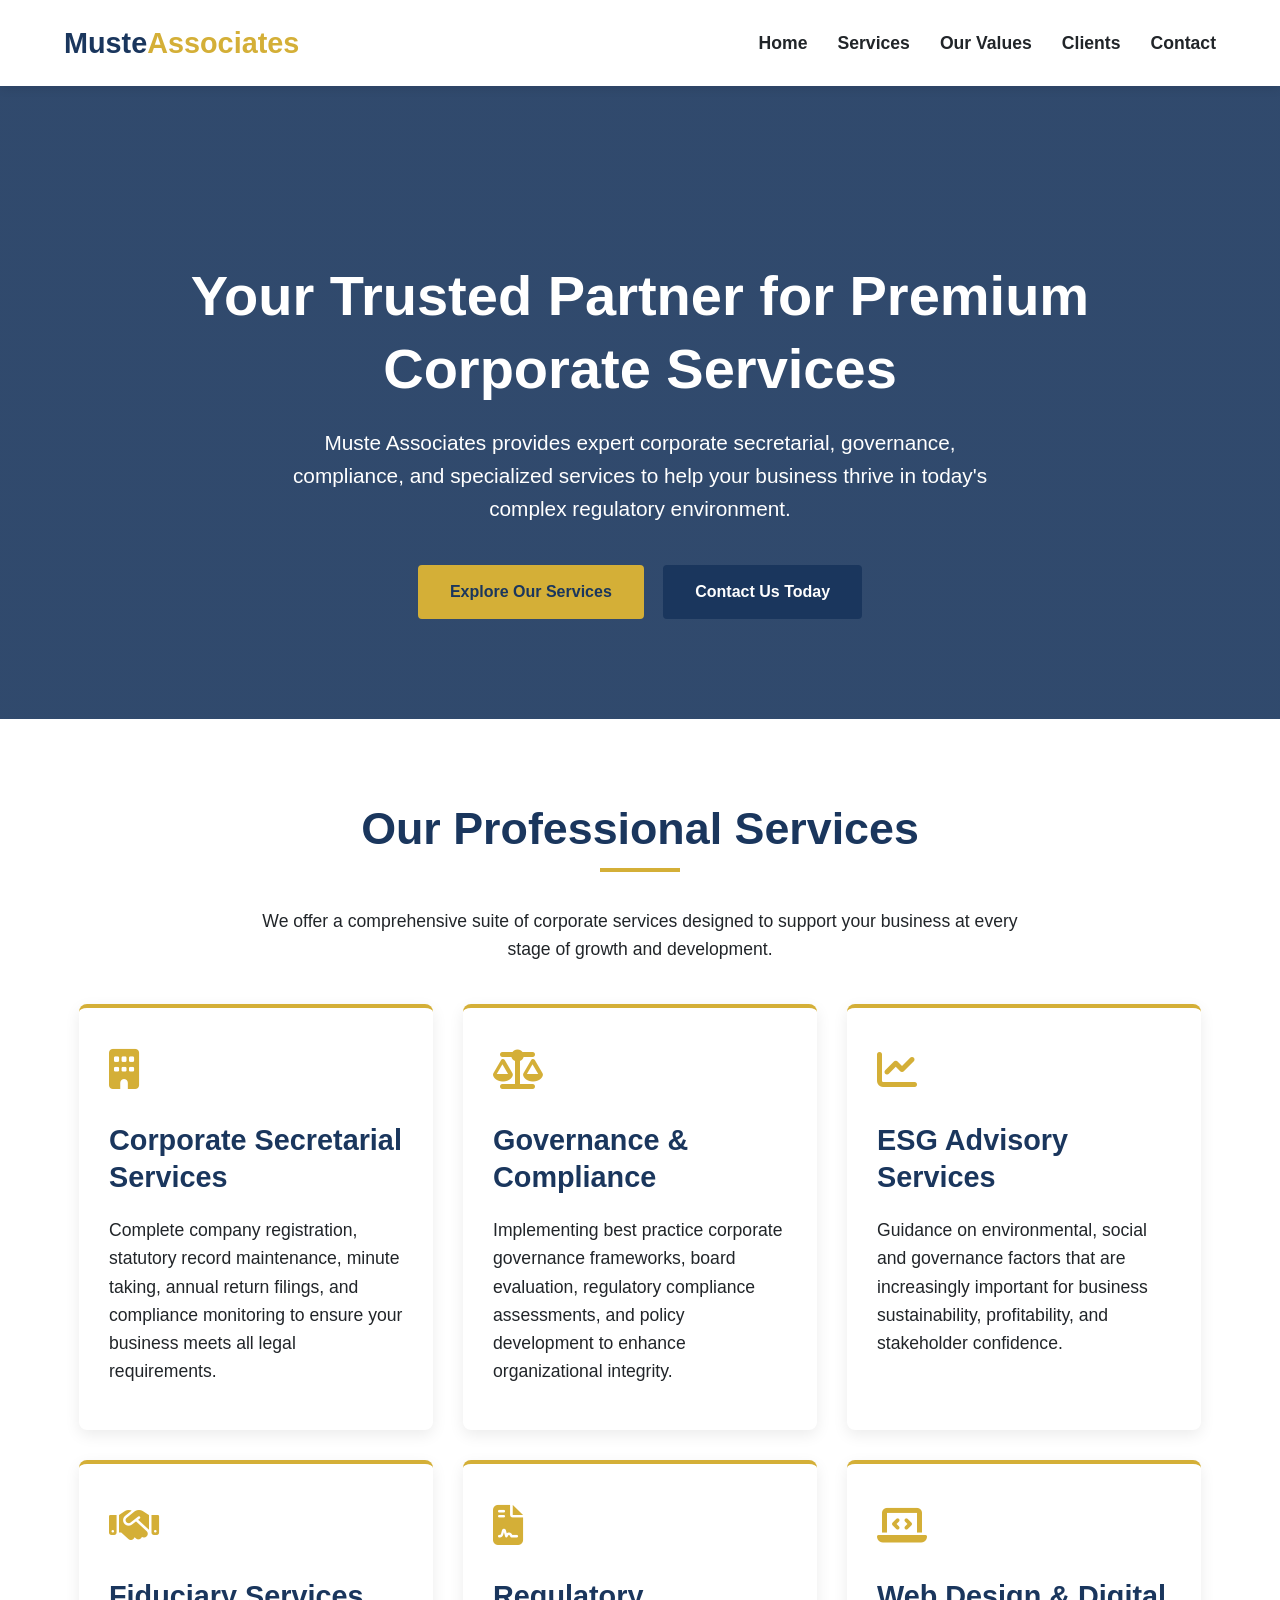
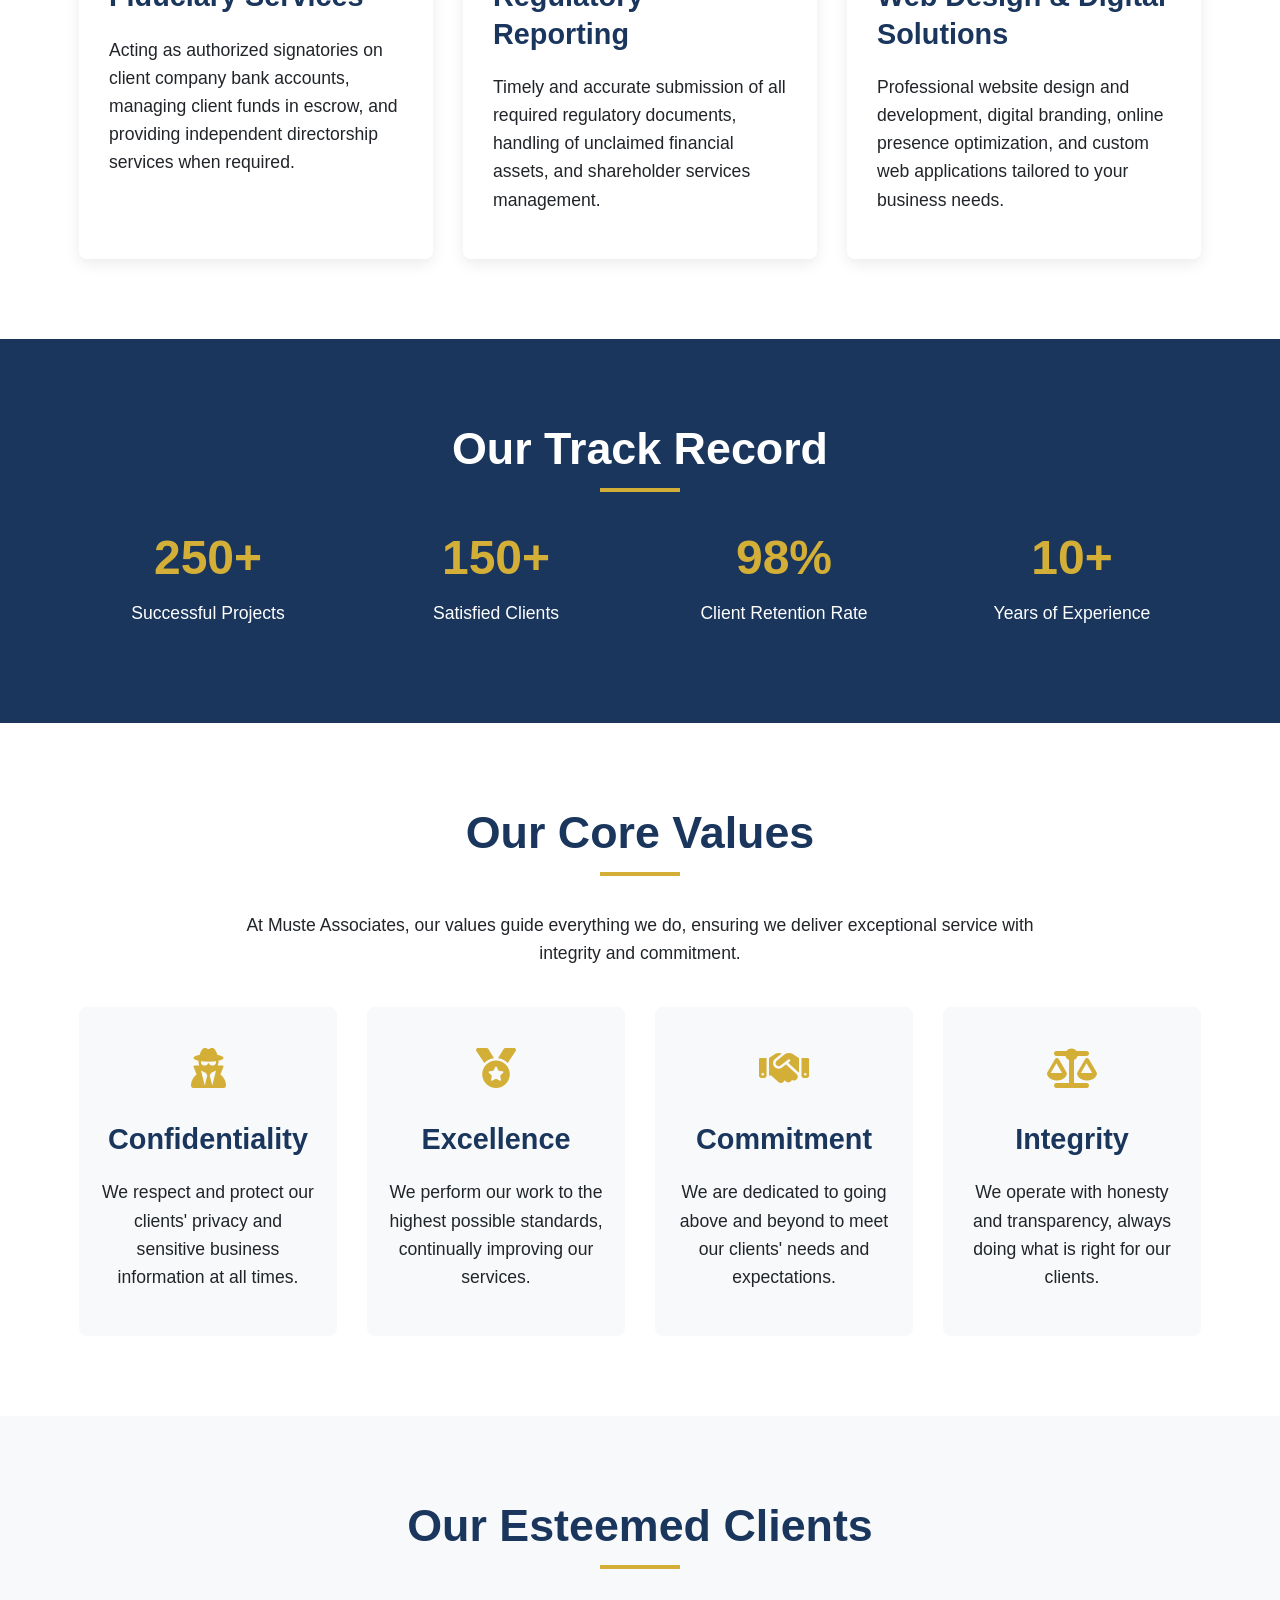
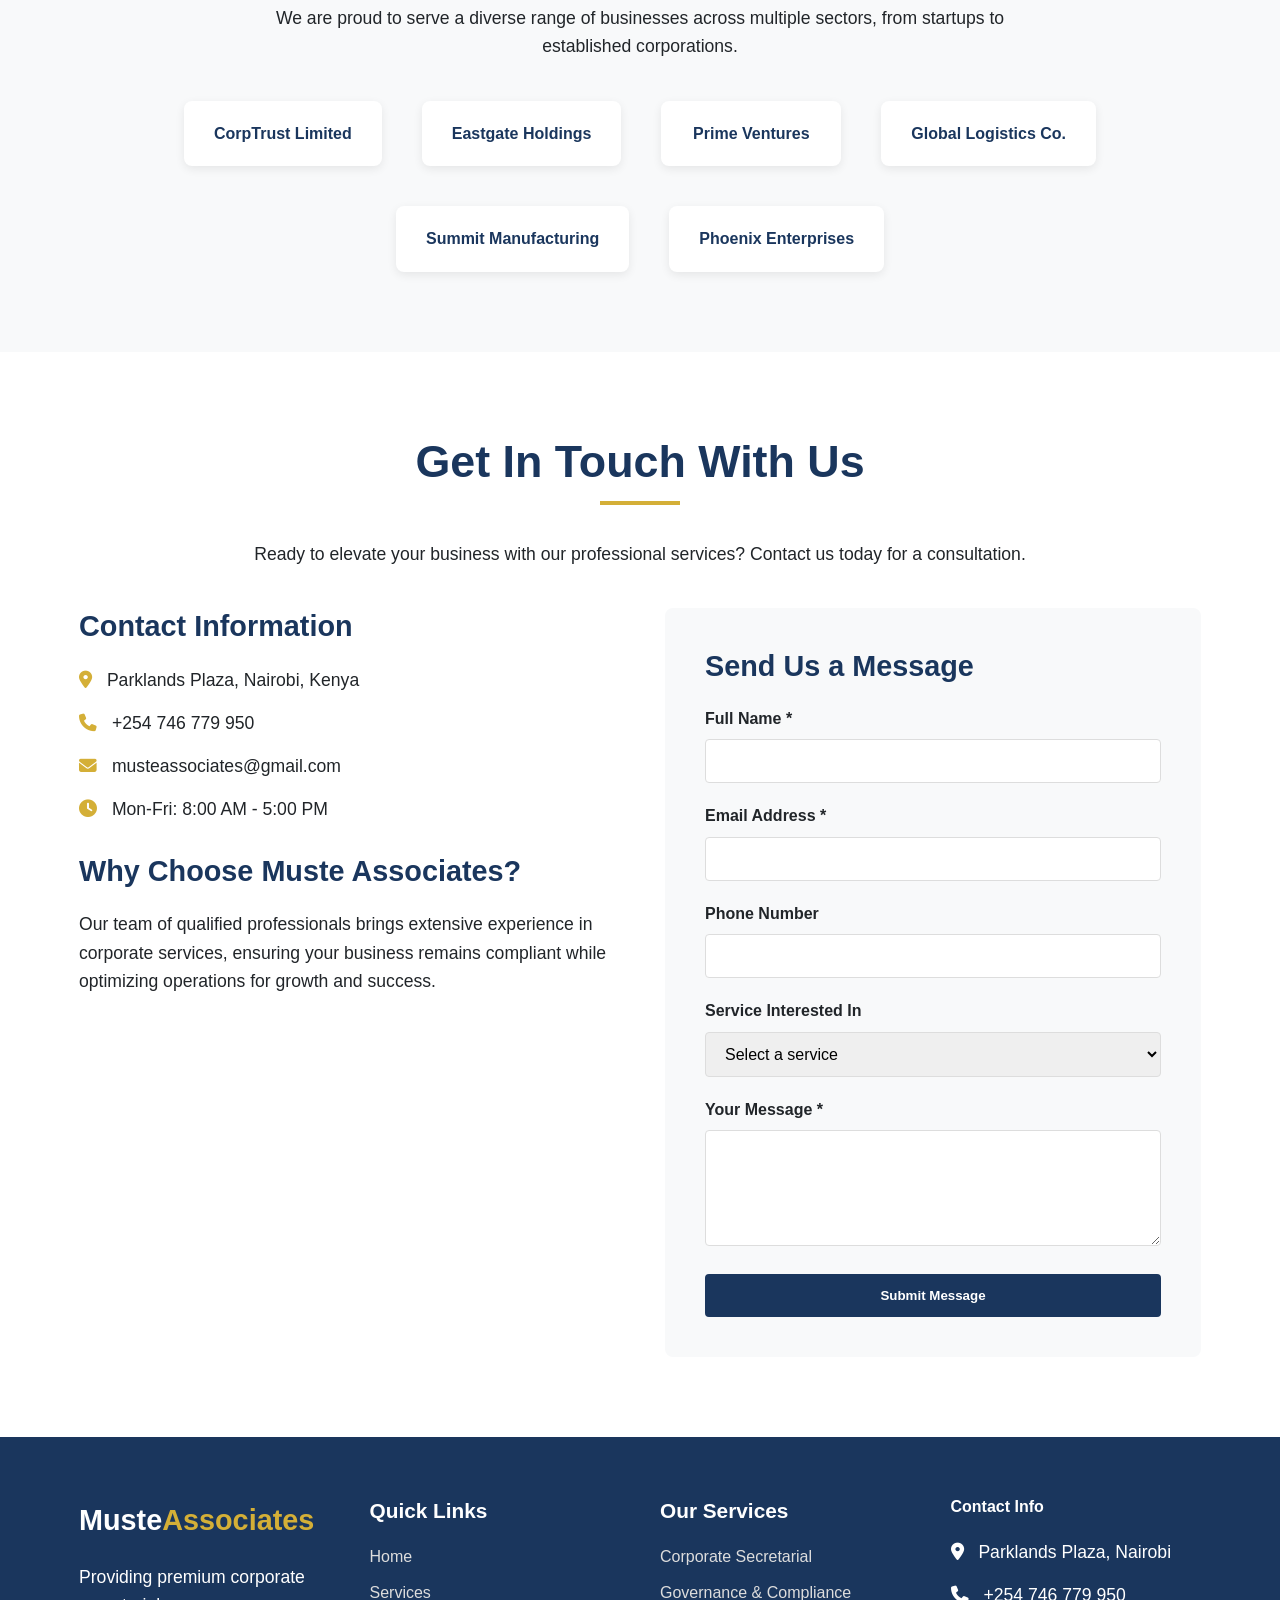
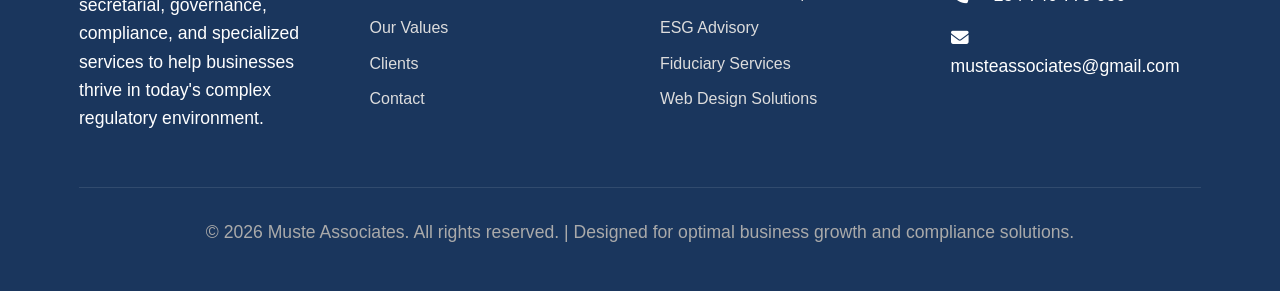
<file: index1.html>
<!DOCTYPE html>
<html lang="en">
<head>
    <meta charset="UTF-8">
    <meta name="viewport" content="width=device-width, initial-scale=1.0">
    <title>Muste Associates | Premium Corporate Services</title>
    <link rel="stylesheet" href="https://cdnjs.cloudflare.com/ajax/libs/font-awesome/6.4.0/css/all.min.css">
    <style>
        /* Reset and Base Styles */
        * {
            margin: 0;
            padding: 0;
            box-sizing: border-box;
            font-family: 'Segoe UI', Tahoma, Geneva, Verdana, sans-serif;
        }
        
        :root {
            --primary: #1a365d; /* Deep blue */
            --secondary: #d4af37; /* Gold accent */
            --accent: #2d5a8c; /* Lighter blue */
            --light: #f8f9fa;
            --dark: #212529;
            --gray: #6c757d;
            --transition: all 0.3s ease;
        }
        
        html {
            scroll-behavior: smooth;
        }
        
        body {
            color: var(--dark);
            line-height: 1.6;
            overflow-x: hidden;
        }
        
        .container {
            width: 90%;
            max-width: 1200px;
            margin: 0 auto;
            padding: 0 15px;
        }
        
        section {
            padding: 80px 0;
        }
        
        h1, h2, h3, h4 {
            font-weight: 700;
            line-height: 1.3;
            margin-bottom: 20px;
        }
        
        h1 {
            font-size: 3.5rem;
        }
        
        h2 {
            font-size: 2.8rem;
            color: var(--primary);
            text-align: center;
            margin-bottom: 50px;
            position: relative;
        }
        
        h2:after {
            content: '';
            position: absolute;
            bottom: -15px;
            left: 50%;
            transform: translateX(-50%);
            width: 80px;
            height: 4px;
            background: var(--secondary);
        }
        
        h3 {
            font-size: 1.8rem;
            color: var(--primary);
        }
        
        p {
            margin-bottom: 15px;
            font-size: 1.1rem;
        }
        
        .btn {
            display: inline-block;
            background: var(--secondary);
            color: var(--primary);
            padding: 12px 30px;
            border-radius: 4px;
            font-weight: 600;
            text-decoration: none;
            transition: var(--transition);
            border: 2px solid var(--secondary);
            cursor: pointer;
        }
        
        .btn:hover {
            background: transparent;
            color: var(--secondary);
        }
        
        .btn-primary {
            background: var(--primary);
            color: white;
            border-color: var(--primary);
        }
        
        .btn-primary:hover {
            background: transparent;
            color: var(--primary);
        }
        
        /* Header & Navigation */
        header {
            background: white;
            box-shadow: 0 2px 10px rgba(0, 0, 0, 0.1);
            position: fixed;
            width: 100%;
            top: 0;
            z-index: 1000;
        }
        
        .header-container {
            display: flex;
            justify-content: space-between;
            align-items: center;
            padding: 20px 0;
        }
        
        .logo {
            font-size: 1.8rem;
            font-weight: 800;
            color: var(--primary);
            text-decoration: none;
        }
        
        .logo span {
            color: var(--secondary);
        }
        
        nav ul {
            display: flex;
            list-style: none;
        }
        
        nav ul li {
            margin-left: 30px;
        }
        
        nav ul li a {
            color: var(--dark);
            text-decoration: none;
            font-weight: 600;
            font-size: 1.1rem;
            transition: var(--transition);
        }
        
        nav ul li a:hover {
            color: var(--secondary);
        }
        
        .mobile-menu-btn {
            display: none;
            background: none;
            border: none;
            font-size: 1.5rem;
            color: var(--primary);
            cursor: pointer;
        }
        
        /* Hero Section */
        .hero {
            background: linear-gradient(rgba(26, 54, 93, 0.9), rgba(26, 54, 93, 0.9)), url('https://images.unsplash.com/photo-1552664730-d307ca884978?ixlib=rb-4.0.3&auto=format&fit=crop&w=1470&q=80');
            background-size: cover;
            background-position: center;
            color: white;
            text-align: center;
            padding: 180px 0 100px;
            margin-top: 80px;
        }
        
        .hero h1 {
            color: white;
            margin-bottom: 20px;
        }
        
        .hero p {
            font-size: 1.3rem;
            max-width: 700px;
            margin: 0 auto 40px;
        }
        
        /* Services Section */
        .services-grid {
            display: grid;
            grid-template-columns: repeat(auto-fill, minmax(300px, 1fr));
            gap: 30px;
            margin-top: 40px;
        }
        
        .service-card {
            background: white;
            border-radius: 8px;
            overflow: hidden;
            box-shadow: 0 5px 15px rgba(0, 0, 0, 0.08);
            transition: var(--transition);
            padding: 30px;
            border-top: 4px solid var(--secondary);
        }
        
        .service-card:hover {
            transform: translateY(-10px);
            box-shadow: 0 15px 30px rgba(0, 0, 0, 0.15);
        }
        
        .service-icon {
            font-size: 2.5rem;
            color: var(--secondary);
            margin-bottom: 20px;
        }
        
        /* Stats Section */
        .stats {
            background: var(--primary);
            color: white;
            text-align: center;
        }
        
        .stats h2 {
            color: white;
        }
        
        .stats h2:after {
            background: var(--secondary);
        }
        
        .stats-grid {
            display: grid;
            grid-template-columns: repeat(auto-fit, minmax(200px, 1fr));
            gap: 30px;
            margin-top: 50px;
        }
        
        .stat-item h3 {
            font-size: 3rem;
            color: var(--secondary);
            margin-bottom: 10px;
        }
        
        /* Values Section */
        .values-grid {
            display: grid;
            grid-template-columns: repeat(auto-fill, minmax(250px, 1fr));
            gap: 30px;
            margin-top: 40px;
        }
        
        .value-card {
            text-align: center;
            padding: 30px 20px;
            border-radius: 8px;
            background: #f8f9fa;
            transition: var(--transition);
        }
        
        .value-card:hover {
            background: var(--primary);
            color: white;
        }
        
        .value-card:hover h3,
        .value-card:hover .value-icon {
            color: white;
        }
        
        .value-icon {
            font-size: 2.5rem;
            color: var(--secondary);
            margin-bottom: 20px;
        }
        
        /* Clients Section */
        .clients {
            background: #f8f9fa;
        }
        
        .client-logos {
            display: flex;
            justify-content: center;
            flex-wrap: wrap;
            gap: 40px;
            margin-top: 40px;
        }
        
        .client-logo {
            background: white;
            padding: 20px 30px;
            border-radius: 8px;
            box-shadow: 0 3px 10px rgba(0, 0, 0, 0.08);
            font-weight: 700;
            color: var(--primary);
            min-width: 180px;
            text-align: center;
        }
        
        /* Contact Section */
        .contact-container {
            display: grid;
            grid-template-columns: repeat(auto-fit, minmax(300px, 1fr));
            gap: 50px;
            margin-top: 40px;
        }
        
        .contact-form {
            background: #f8f9fa;
            padding: 40px;
            border-radius: 8px;
        }
        
        .form-group {
            margin-bottom: 20px;
        }
        
        .form-group label {
            display: block;
            margin-bottom: 8px;
            font-weight: 600;
        }
        
        .form-control {
            width: 100%;
            padding: 12px 15px;
            border: 1px solid #ddd;
            border-radius: 4px;
            font-size: 1rem;
        }
        
        .form-control:focus {
            outline: none;
            border-color: var(--secondary);
        }
        
        /* Footer */
        footer {
            background: var(--primary);
            color: white;
            padding: 60px 0 30px;
        }
        
        .footer-container {
            display: grid;
            grid-template-columns: repeat(auto-fit, minmax(250px, 1fr));
            gap: 40px;
            margin-bottom: 40px;
        }
        
        .footer-logo {
            font-size: 1.8rem;
            font-weight: 800;
            margin-bottom: 20px;
        }
        
        .footer-logo span {
            color: var(--secondary);
        }
        
        .footer-links h4 {
            color: white;
            margin-bottom: 20px;
            font-size: 1.3rem;
        }
        
        .footer-links ul {
            list-style: none;
        }
        
        .footer-links ul li {
            margin-bottom: 10px;
        }
        
        .footer-links ul li a {
            color: #ddd;
            text-decoration: none;
            transition: var(--transition);
        }
        
        .footer-links ul li a:hover {
            color: var(--secondary);
            padding-left: 5px;
        }
        
        .copyright {
            text-align: center;
            padding-top: 30px;
            border-top: 1px solid rgba(255, 255, 255, 0.1);
            color: #aaa;
            font-size: 0.9rem;
        }
        
        /* Responsive Design */
        @media (max-width: 992px) {
            h1 {
                font-size: 2.8rem;
            }
            
            h2 {
                font-size: 2.3rem;
            }
            
            section {
                padding: 60px 0;
            }
        }
        
        @media (max-width: 768px) {
            .mobile-menu-btn {
                display: block;
            }
            
            nav ul {
                position: fixed;
                top: 80px;
                left: -100%;
                width: 100%;
                flex-direction: column;
                background: white;
                box-shadow: 0 10px 10px rgba(0, 0, 0, 0.1);
                transition: 0.3s;
                padding: 20px 0;
            }
            
            nav ul.active {
                left: 0;
            }
            
            nav ul li {
                margin: 0;
                text-align: center;
                padding: 15px 0;
                border-bottom: 1px solid #eee;
            }
            
            .hero {
                padding: 150px 0 80px;
            }
        }
        
        @media (max-width: 576px) {
            h1 {
                font-size: 2.2rem;
            }
            
            h2 {
                font-size: 1.8rem;
            }
            
            .hero p {
                font-size: 1.1rem;
            }
            
            .service-card, .contact-form {
                padding: 20px;
            }
        }
    </style>
</head>
<body>
    <!-- Header & Navigation -->
    <header>
        <div class="container header-container">
            <a href="#" class="logo">Muste<span>Associates</span></a>
            
            <button class="mobile-menu-btn" id="mobileMenuBtn">
                <i class="fas fa-bars"></i>
            </button>
            
            <nav>
                <ul id="mainNav">
                    <li><a href="#home">Home</a></li>
                    <li><a href="#services">Services</a></li>
                    <li><a href="#values">Our Values</a></li>
                    <li><a href="#clients">Clients</a></li>
                    <li><a href="#contact">Contact</a></li>
                </ul>
            </nav>
        </div>
    </header>

    <!-- Hero Section -->
    <section class="hero" id="home">
        <div class="container">
            <h1>Your Trusted Partner for Premium Corporate Services</h1>
            <p>Muste Associates provides expert corporate secretarial, governance, compliance, and specialized services to help your business thrive in today's complex regulatory environment.</p>
            <a href="#services" class="btn">Explore Our Services</a>
            <a href="#contact" class="btn btn-primary" style="margin-left: 15px;">Contact Us Today</a>
        </div>
    </section>

    <!-- Services Section -->
    <section id="services">
        <div class="container">
            <h2>Our Professional Services</h2>
            <p style="text-align: center; max-width: 800px; margin: 0 auto 30px;">We offer a comprehensive suite of corporate services designed to support your business at every stage of growth and development.</p>
            
            <div class="services-grid">
                <div class="service-card">
                    <div class="service-icon">
                        <i class="fas fa-building"></i>
                    </div>
                    <h3>Corporate Secretarial Services</h3>
                    <p>Complete company registration, statutory record maintenance, minute taking, annual return filings, and compliance monitoring to ensure your business meets all legal requirements.</p>
                </div>
                
                <div class="service-card">
                    <div class="service-icon">
                        <i class="fas fa-balance-scale"></i>
                    </div>
                    <h3>Governance & Compliance</h3>
                    <p>Implementing best practice corporate governance frameworks, board evaluation, regulatory compliance assessments, and policy development to enhance organizational integrity.</p>
                </div>
                
                <div class="service-card">
                    <div class="service-icon">
                        <i class="fas fa-chart-line"></i>
                    </div>
                    <h3>ESG Advisory Services</h3>
                    <p>Guidance on environmental, social and governance factors that are increasingly important for business sustainability, profitability, and stakeholder confidence.</p>
                </div>
                
                <div class="service-card">
                    <div class="service-icon">
                        <i class="fas fa-handshake"></i>
                    </div>
                    <h3>Fiduciary Services</h3>
                    <p>Acting as authorized signatories on client company bank accounts, managing client funds in escrow, and providing independent directorship services when required.</p>
                </div>
                
                <div class="service-card">
                    <div class="service-icon">
                        <i class="fas fa-file-contract"></i>
                    </div>
                    <h3>Regulatory Reporting</h3>
                    <p>Timely and accurate submission of all required regulatory documents, handling of unclaimed financial assets, and shareholder services management.</p>
                </div>
                
                <div class="service-card">
                    <div class="service-icon">
                        <i class="fas fa-laptop-code"></i>
                    </div>
                    <h3>Web Design & Digital Solutions</h3>
                    <p>Professional website design and development, digital branding, online presence optimization, and custom web applications tailored to your business needs.</p>
                </div>
            </div>
        </div>
    </section>

    <!-- Stats Section -->
    <section class="stats">
        <div class="container">
            <h2>Our Track Record</h2>
            
            <div class="stats-grid">
                <div class="stat-item">
                    <h3>250+</h3>
                    <p>Successful Projects</p>
                </div>
                
                <div class="stat-item">
                    <h3>150+</h3>
                    <p>Satisfied Clients</p>
                </div>
                
                <div class="stat-item">
                    <h3>98%</h3>
                    <p>Client Retention Rate</p>
                </div>
                
                <div class="stat-item">
                    <h3>10+</h3>
                    <p>Years of Experience</p>
                </div>
            </div>
        </div>
    </section>

    <!-- Values Section -->
    <section id="values">
        <div class="container">
            <h2>Our Core Values</h2>
            <p style="text-align: center; max-width: 800px; margin: 0 auto 30px;">At Muste Associates, our values guide everything we do, ensuring we deliver exceptional service with integrity and commitment.</p>
            
            <div class="values-grid">
                <div class="value-card">
                    <div class="value-icon">
                        <i class="fas fa-user-secret"></i>
                    </div>
                    <h3>Confidentiality</h3>
                    <p>We respect and protect our clients' privacy and sensitive business information at all times.</p>
                </div>
                
                <div class="value-card">
                    <div class="value-icon">
                        <i class="fas fa-medal"></i>
                    </div>
                    <h3>Excellence</h3>
                    <p>We perform our work to the highest possible standards, continually improving our services.</p>
                </div>
                
                <div class="value-card">
                    <div class="value-icon">
                        <i class="fas fa-handshake"></i>
                    </div>
                    <h3>Commitment</h3>
                    <p>We are dedicated to going above and beyond to meet our clients' needs and expectations.</p>
                </div>
                
                <div class="value-card">
                    <div class="value-icon">
                        <i class="fas fa-balance-scale"></i>
                    </div>
                    <h3>Integrity</h3>
                    <p>We operate with honesty and transparency, always doing what is right for our clients.</p>
                </div>
            </div>
        </div>
    </section>

    <!-- Clients Section -->
    <section class="clients" id="clients">
        <div class="container">
            <h2>Our Esteemed Clients</h2>
            <p style="text-align: center; max-width: 800px; margin: 0 auto 30px;">We are proud to serve a diverse range of businesses across multiple sectors, from startups to established corporations.</p>
            
            <div class="client-logos">
                <div class="client-logo">CorpTrust Limited</div>
                <div class="client-logo">Eastgate Holdings</div>
                <div class="client-logo">Prime Ventures</div>
                <div class="client-logo">Global Logistics Co.</div>
                <div class="client-logo">Summit Manufacturing</div>
                <div class="client-logo">Phoenix Enterprises</div>
            </div>
        </div>
    </section>

    <!-- Contact Section -->
    <section id="contact">
        <div class="container">
            <h2>Get In Touch With Us</h2>
            <p style="text-align: center; max-width: 800px; margin: 0 auto 30px;">Ready to elevate your business with our professional services? Contact us today for a consultation.</p>
            
            <div class="contact-container">
                <div class="contact-info">
                    <h3>Contact Information</h3>
                    <p><i class="fas fa-map-marker-alt" style="color: var(--secondary); margin-right: 10px;"></i> Parklands Plaza, Nairobi, Kenya</p>
                    <p><i class="fas fa-phone" style="color: var(--secondary); margin-right: 10px;"></i> +254 746 779 950</p>
                    <p><i class="fas fa-envelope" style="color: var(--secondary); margin-right: 10px;"></i> musteassociates@gmail.com</p>
                    <p><i class="fas fa-clock" style="color: var(--secondary); margin-right: 10px;"></i> Mon-Fri: 8:00 AM - 5:00 PM</p>
                    
                    <h3 style="margin-top: 30px;">Why Choose Muste Associates?</h3>
                    <p>Our team of qualified professionals brings extensive experience in corporate services, ensuring your business remains compliant while optimizing operations for growth and success.</p>
                </div>
                
                <div class="contact-form">
                    <h3>Send Us a Message</h3>
                    <form id="contactForm">
                        <div class="form-group">
                            <label for="name">Full Name *</label>
                            <input type="text" id="name" class="form-control" required>
                        </div>
                        
                        <div class="form-group">
                            <label for="email">Email Address *</label>
                            <input type="email" id="email" class="form-control" required>
                        </div>
                        
                        <div class="form-group">
                            <label for="phone">Phone Number</label>
                            <input type="tel" id="phone" class="form-control">
                        </div>
                        
                        <div class="form-group">
                            <label for="service">Service Interested In</label>
                            <select id="service" class="form-control">
                                <option value="">Select a service</option>
                                <option value="secretarial">Corporate Secretarial</option>
                                <option value="governance">Governance & Compliance</option>
                                <option value="esg">ESG Advisory</option>
                                <option value="fiduciary">Fiduciary Services</option>
                                <option value="web">Web Design & Digital Solutions</option>
                            </select>
                        </div>
                        
                        <div class="form-group">
                            <label for="message">Your Message *</label>
                            <textarea id="message" class="form-control" rows="5" required></textarea>
                        </div>
                        
                        <button type="submit" class="btn btn-primary" style="width: 100%;">Submit Message</button>
                    </form>
                </div>
            </div>
        </div>
    </section>

    <!-- Footer -->
    <footer>
        <div class="container">
            <div class="footer-container">
                <div class="footer-about">
                    <div class="footer-logo">Muste<span>Associates</span></div>
                    <p>Providing premium corporate secretarial, governance, compliance, and specialized services to help businesses thrive in today's complex regulatory environment.</p>
                </div>
                
                <div class="footer-links">
                    <h4>Quick Links</h4>
                    <ul>
                        <li><a href="#home">Home</a></li>
                        <li><a href="#services">Services</a></li>
                        <li><a href="#values">Our Values</a></li>
                        <li><a href="#clients">Clients</a></li>
                        <li><a href="#contact">Contact</a></li>
                    </ul>
                </div>
                
                <div class="footer-links">
                    <h4>Our Services</h4>
                    <ul>
                        <li><a href="#services">Corporate Secretarial</a></li>
                        <li><a href="#services">Governance & Compliance</a></li>
                        <li><a href="#services">ESG Advisory</a></li>
                        <li><a href="#services">Fiduciary Services</a></li>
                        <li><a href="#services">Web Design Solutions</a></li>
                    </ul>
                </div>
                
                <div class="footer-contact">
                    <h4>Contact Info</h4>
                    <p><i class="fas fa-map-marker-alt" style="margin-right: 10px;"></i> Parklands Plaza, Nairobi</p>
                    <p><i class="fas fa-phone" style="margin-right: 10px;"></i> +254 746 779 950</p>
                    <p><i class="fas fa-envelope" style="margin-right: 10px;"></i> musteassociates@gmail.com</p>
                </div>
            </div>
            
            <div class="copyright">
                <p>&copy; 2026 Muste Associates. All rights reserved. | Designed for optimal business growth and compliance solutions.</p>
            </div>
        </div>
    </footer>

    <script>
        // Mobile menu toggle
        const mobileMenuBtn = document.getElementById('mobileMenuBtn');
        const mainNav = document.getElementById('mainNav');
        
        mobileMenuBtn.addEventListener('click', () => {
            mainNav.classList.toggle('active');
            mobileMenuBtn.innerHTML = mainNav.classList.contains('active') 
                ? '<i class="fas fa-times"></i>' 
                : '<i class="fas fa-bars"></i>';
        });
        
        // Close mobile menu when clicking on a link
        const navLinks = document.querySelectorAll('nav ul li a');
        navLinks.forEach(link => {
            link.addEventListener('click', () => {
                mainNav.classList.remove('active');
                mobileMenuBtn.innerHTML = '<i class="fas fa-bars"></i>';
            });
        });
        
        // Contact form submission with mailto
        const contactForm = document.getElementById('contactForm');
        contactForm.addEventListener('submit', (e) => {
            e.preventDefault();
            
            // Get form values
            const name = document.getElementById('name').value;
            const email = document.getElementById('email').value;
            const phone = document.getElementById('phone').value;
            const service = document.getElementById('service').value;
            const message = document.getElementById('message').value;
            
            // Simple form validation
            if (!name || !email || !message) {
                alert('Please fill in all required fields (name, email, and message).');
                return;
            }
            
            // Create mailto URL
            const subject = `New Contact from Muste Associates Website`;
            const body = `Name: ${name}%0D%0AEmail: ${email}%0D%0APhone: ${phone}%0D%0AService Interested In: ${service}%0D%0A%0D%0AMessage:%0D%0A${message}`;
            
            // Create mailto link
            const mailtoLink = `mailto:musteassociates@gmail.com?subject=${encodeURIComponent(subject)}&body=${encodeURIComponent(body)}`;
            
            // Open mailto link in new window
            window.open(mailtoLink, '_blank');
            
            // Show confirmation message
            alert(`Thank you ${name}! Your message is being sent to info@musteassociates.co.ke.`);
            
            // Reset form
            contactForm.reset();
        });
        
        // Smooth scrolling for anchor links
        document.querySelectorAll('a[href^="#"]').forEach(anchor => {
            anchor.addEventListener('click', function(e) {
                e.preventDefault();
                
                const targetId = this.getAttribute('href');
                if (targetId === '#') return;
                
                const targetElement = document.querySelector(targetId);
                if (targetElement) {
                    window.scrollTo({
                        top: targetElement.offsetTop - 80,
                        behavior: 'smooth'
                    });
                }
            });
        });
    </script>
</body>
</html>
</file>
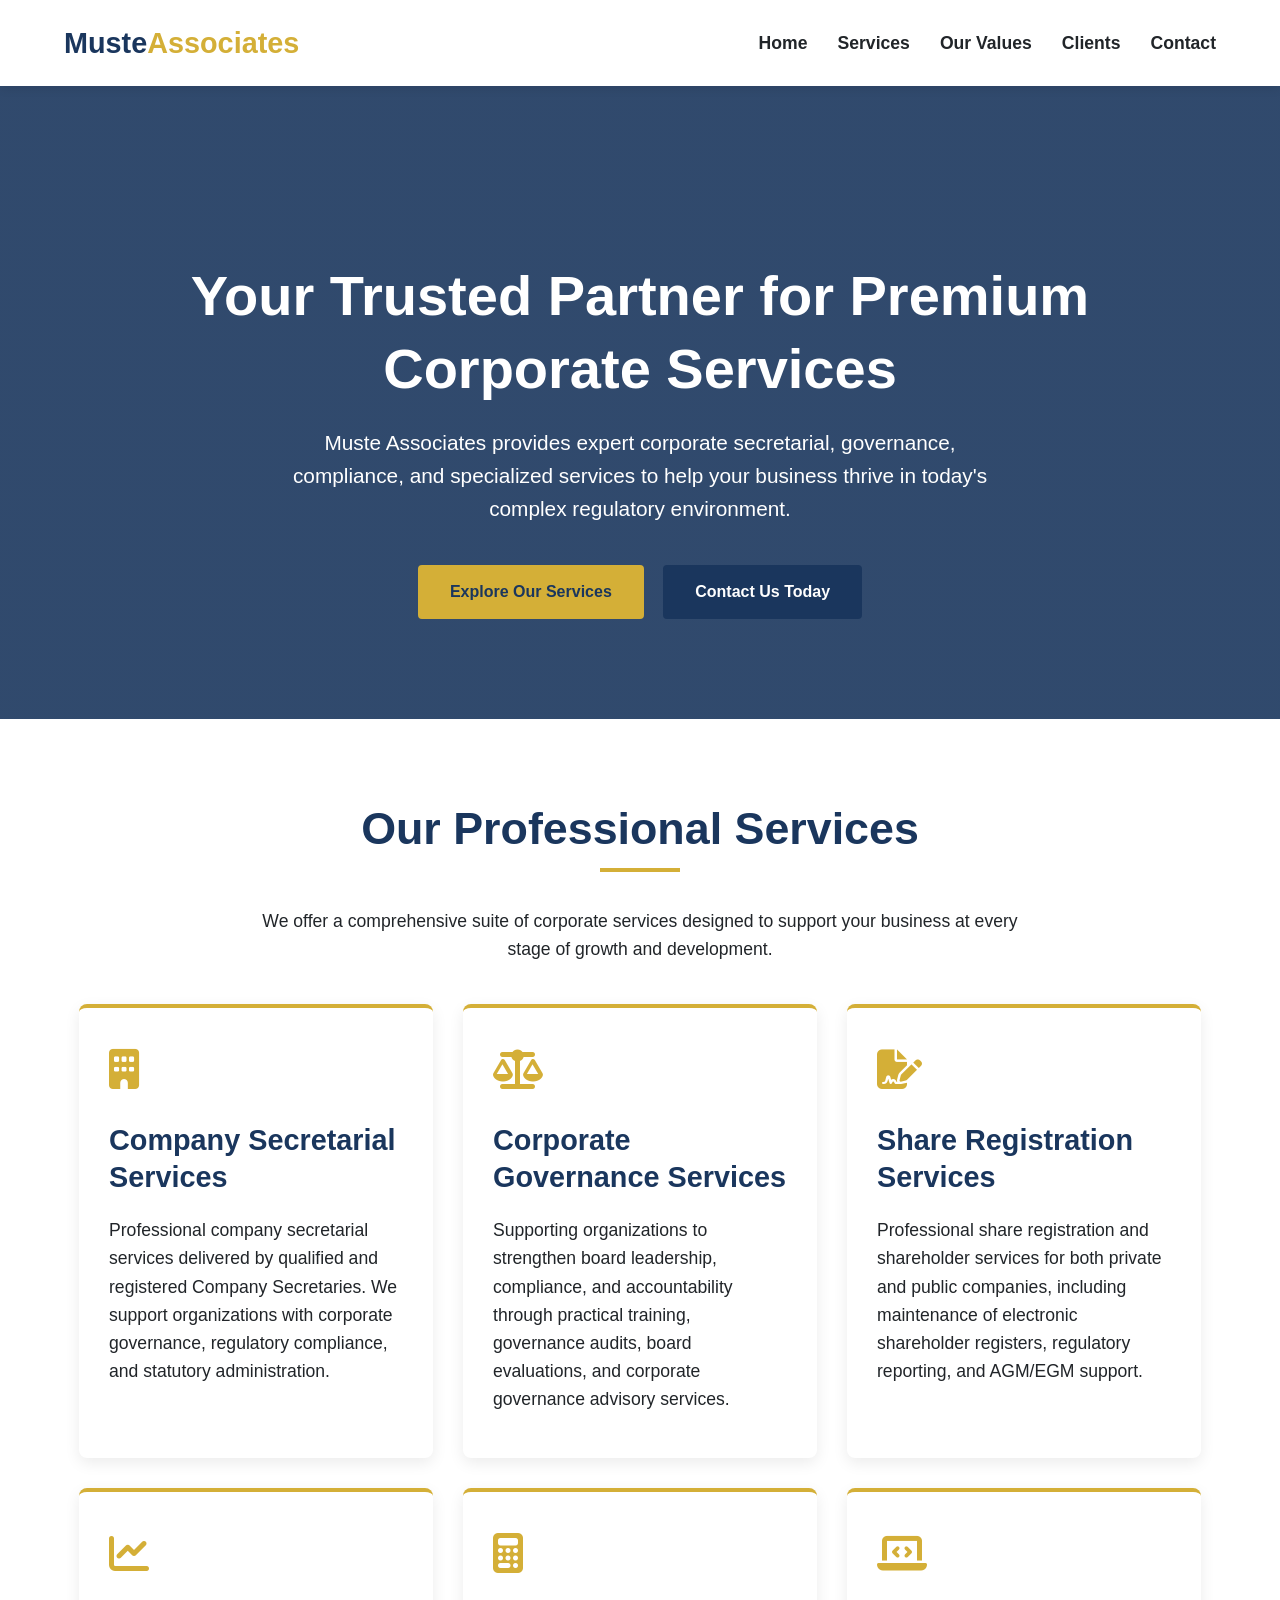
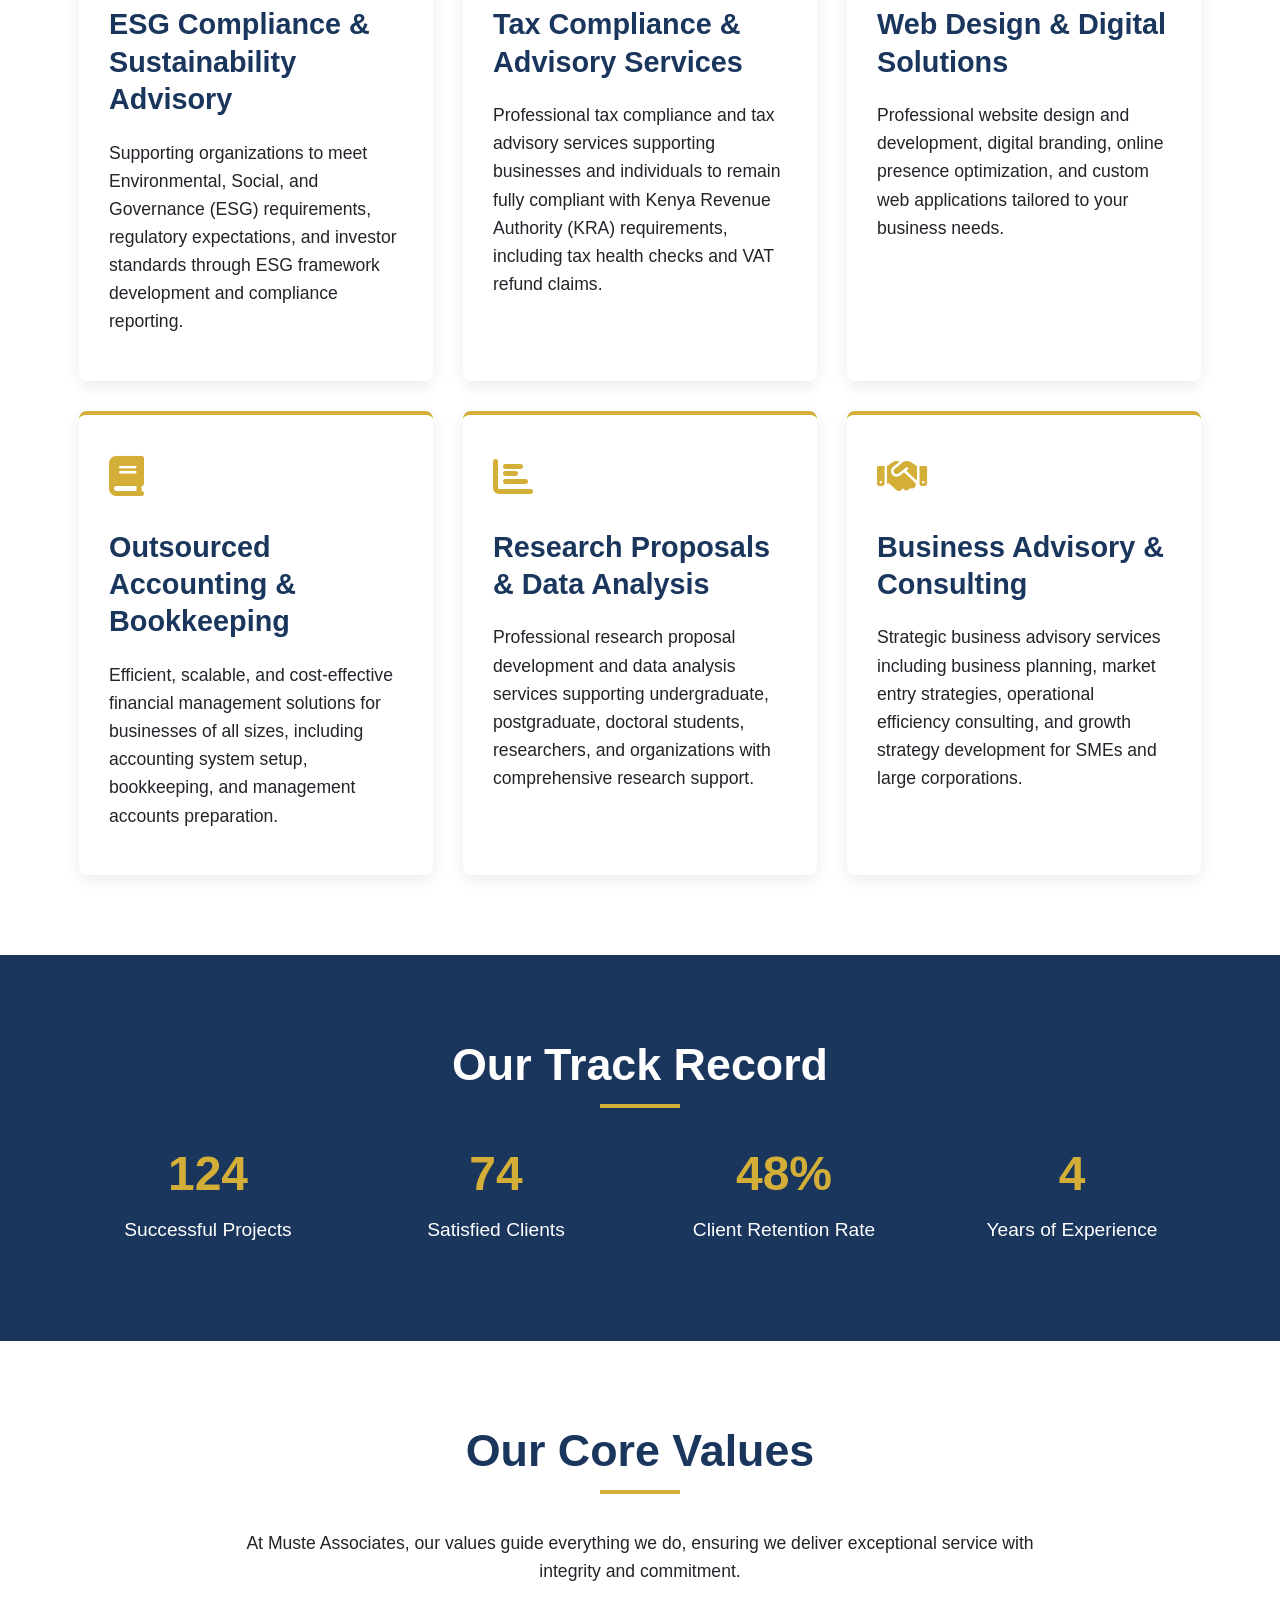
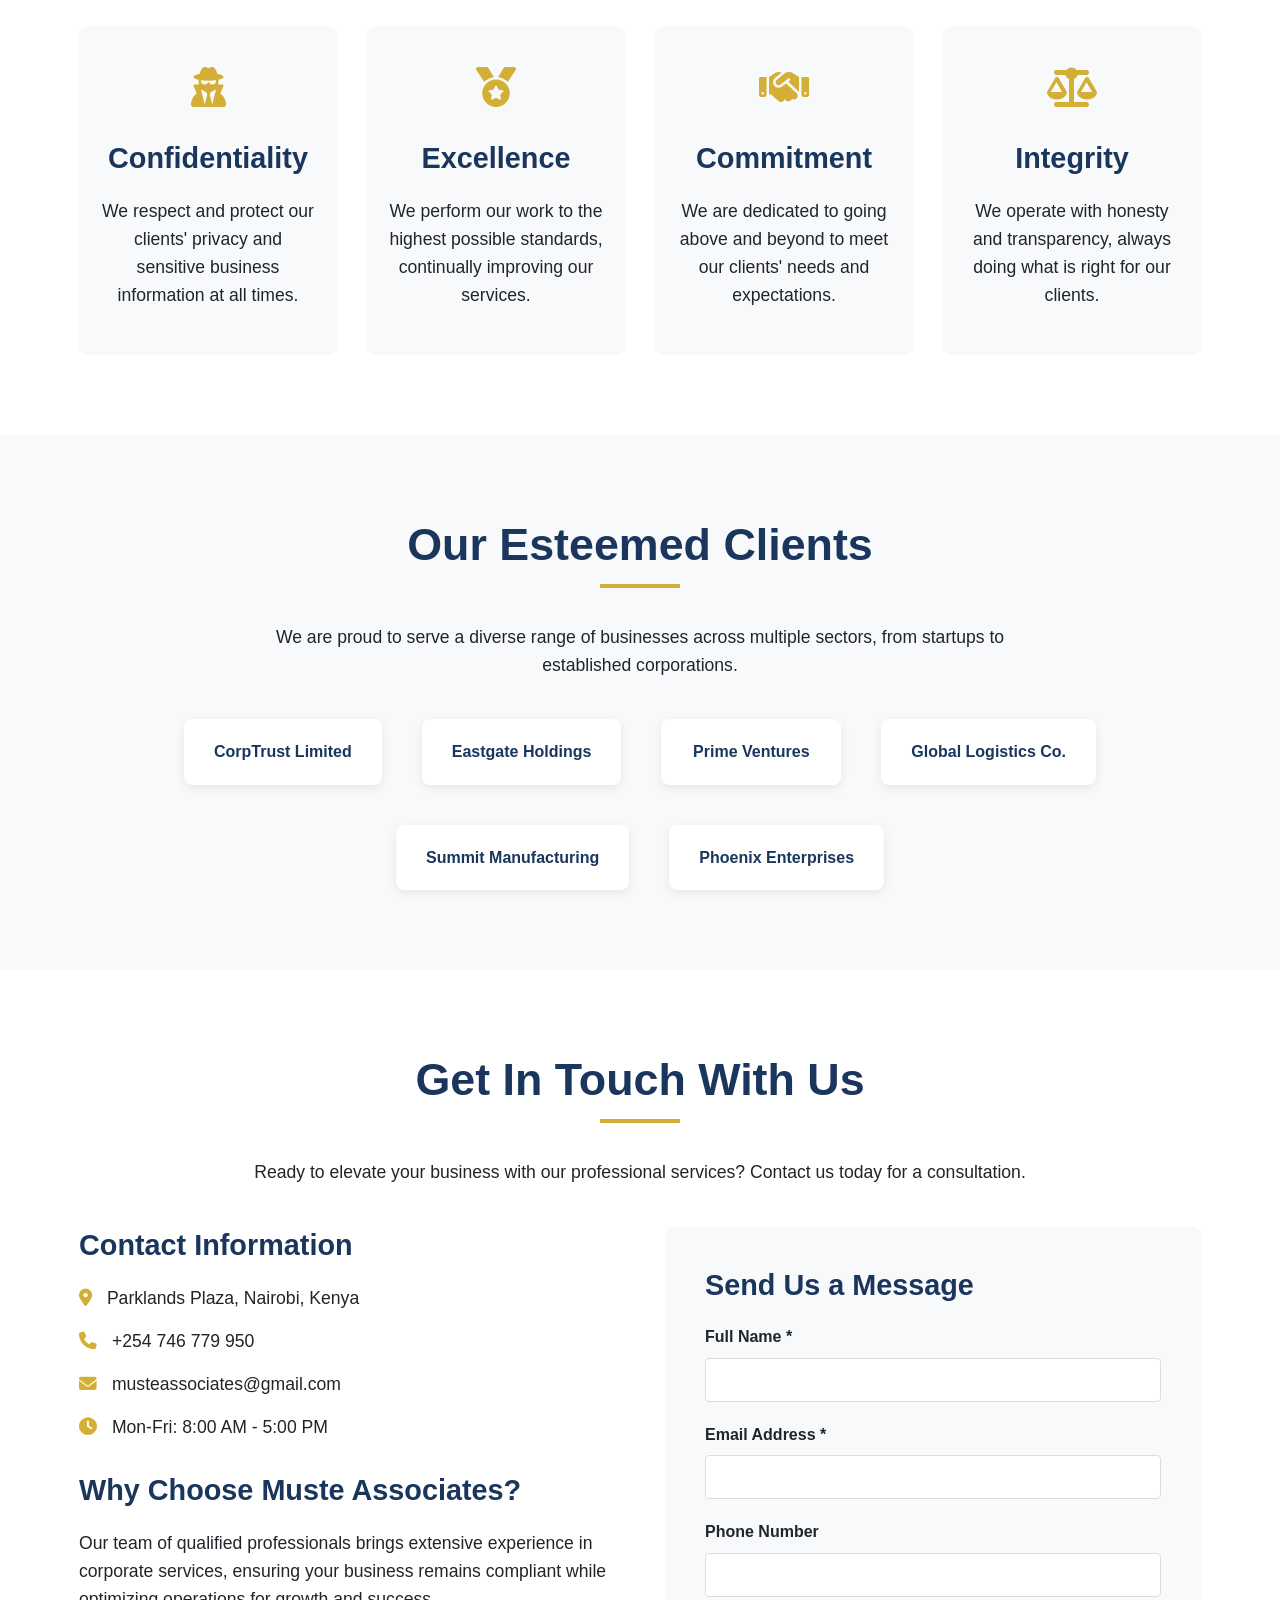
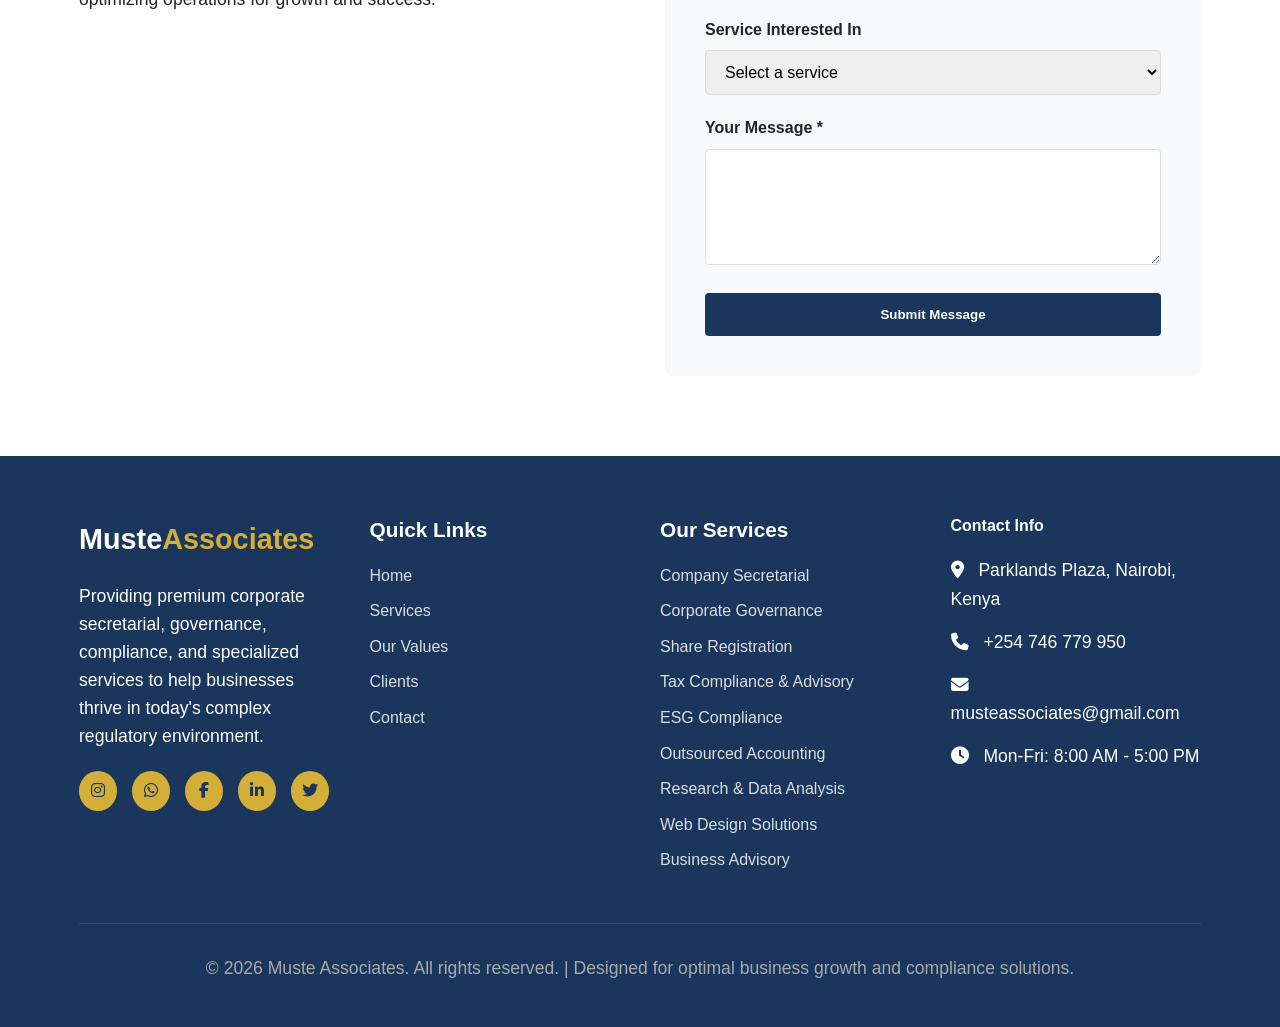
<file: index2.html>
<!DOCTYPE html>
<html lang="en">
<head>
    <meta charset="UTF-8">
    <meta name="viewport" content="width=device-width, initial-scale=1.0">
    <title>Muste Associates | Premium Corporate Services</title>
    <link rel="stylesheet" href="https://cdnjs.cloudflare.com/ajax/libs/font-awesome/6.4.0/css/all.min.css">
    <style>
        /* Reset and Base Styles */
        * {
            margin: 0;
            padding: 0;
            box-sizing: border-box;
            font-family: 'Segoe UI', Tahoma, Geneva, Verdana, sans-serif;
        }
        
        :root {
            --primary: #1a365d; /* Deep blue */
            --secondary: #d4af37; /* Gold accent */
            --accent: #2d5a8c; /* Lighter blue */
            --light: #f8f9fa;
            --dark: #212529;
            --gray: #6c757d;
            --transition: all 0.3s ease;
        }
        
        html {
            scroll-behavior: smooth;
        }
        
        body {
            color: var(--dark);
            line-height: 1.6;
            overflow-x: hidden;
        }
        
        .container {
            width: 90%;
            max-width: 1200px;
            margin: 0 auto;
            padding: 0 15px;
        }
        
        section {
            padding: 80px 0;
        }
        
        h1, h2, h3, h4 {
            font-weight: 700;
            line-height: 1.3;
            margin-bottom: 20px;
        }
        
        h1 {
            font-size: 3.5rem;
        }
        
        h2 {
            font-size: 2.8rem;
            color: var(--primary);
            text-align: center;
            margin-bottom: 50px;
            position: relative;
        }
        
        h2:after {
            content: '';
            position: absolute;
            bottom: -15px;
            left: 50%;
            transform: translateX(-50%);
            width: 80px;
            height: 4px;
            background: var(--secondary);
        }
        
        h3 {
            font-size: 1.8rem;
            color: var(--primary);
        }
        
        p {
            margin-bottom: 15px;
            font-size: 1.1rem;
        }
        
        .btn {
            display: inline-block;
            background: var(--secondary);
            color: var(--primary);
            padding: 12px 30px;
            border-radius: 4px;
            font-weight: 600;
            text-decoration: none;
            transition: var(--transition);
            border: 2px solid var(--secondary);
            cursor: pointer;
        }
        
        .btn:hover {
            background: transparent;
            color: var(--secondary);
        }
        
        .btn-primary {
            background: var(--primary);
            color: white;
            border-color: var(--primary);
        }
        
        .btn-primary:hover {
            background: transparent;
            color: var(--primary);
        }
        
        /* Header & Navigation */
        header {
            background: white;
            box-shadow: 0 2px 10px rgba(0, 0, 0, 0.1);
            position: fixed;
            width: 100%;
            top: 0;
            z-index: 1000;
        }
        
        .header-container {
            display: flex;
            justify-content: space-between;
            align-items: center;
            padding: 20px 0;
        }
        
        .logo {
            font-size: 1.8rem;
            font-weight: 800;
            color: var(--primary);
            text-decoration: none;
        }
        
        .logo span {
            color: var(--secondary);
        }
        
        nav ul {
            display: flex;
            list-style: none;
        }
        
        nav ul li {
            margin-left: 30px;
        }
        
        nav ul li a {
            color: var(--dark);
            text-decoration: none;
            font-weight: 600;
            font-size: 1.1rem;
            transition: var(--transition);
        }
        
        nav ul li a:hover {
            color: var(--secondary);
        }
        
        .mobile-menu-btn {
            display: none;
            background: none;
            border: none;
            font-size: 1.5rem;
            color: var(--primary);
            cursor: pointer;
        }
        
        /* Hero Section */
        .hero {
            background: linear-gradient(rgba(26, 54, 93, 0.9), rgba(26, 54, 93, 0.9)), url('https://images.unsplash.com/photo-1552664730-d307ca884978?ixlib=rb-4.0.3&auto=format&fit=crop&w=1470&q=80');
            background-size: cover;
            background-position: center;
            color: white;
            text-align: center;
            padding: 180px 0 100px;
            margin-top: 80px;
        }
        
        .hero h1 {
            color: white;
            margin-bottom: 20px;
        }
        
        .hero p {
            font-size: 1.3rem;
            max-width: 700px;
            margin: 0 auto 40px;
        }
        
        /* Services Section */
        .services-grid {
            display: grid;
            grid-template-columns: repeat(auto-fill, minmax(300px, 1fr));
            gap: 30px;
            margin-top: 40px;
        }
        
        .service-card {
            background: white;
            border-radius: 8px;
            overflow: hidden;
            box-shadow: 0 5px 15px rgba(0, 0, 0, 0.08);
            transition: var(--transition);
            padding: 30px;
            border-top: 4px solid var(--secondary);
        }
        
        .service-card:hover {
            transform: translateY(-10px);
            box-shadow: 0 15px 30px rgba(0, 0, 0, 0.15);
        }
        
        .service-icon {
            font-size: 2.5rem;
            color: var(--secondary);
            margin-bottom: 20px;
        }
        
        /* Stats Section */
        .stats {
            background: var(--primary);
            color: white;
            text-align: center;
        }
        
        .stats h2 {
            color: white;
        }
        
        .stats h2:after {
            background: var(--secondary);
        }
        
        .stats-grid {
            display: grid;
            grid-template-columns: repeat(auto-fit, minmax(200px, 1fr));
            gap: 30px;
            margin-top: 50px;
        }
        
        .stat-item h3 {
            font-size: 3rem;
            color: var(--secondary);
            margin-bottom: 10px;
        }
        
        .stat-item p {
            font-size: 1.2rem;
            font-weight: 500;
        }
        
        /* Values Section */
        .values-grid {
            display: grid;
            grid-template-columns: repeat(auto-fill, minmax(250px, 1fr));
            gap: 30px;
            margin-top: 40px;
        }
        
        .value-card {
            text-align: center;
            padding: 30px 20px;
            border-radius: 8px;
            background: #f8f9fa;
            transition: var(--transition);
        }
        
        .value-card:hover {
            background: var(--primary);
            color: white;
        }
        
        .value-card:hover h3,
        .value-card:hover .value-icon {
            color: white;
        }
        
        .value-icon {
            font-size: 2.5rem;
            color: var(--secondary);
            margin-bottom: 20px;
        }
        
        /* Clients Section */
        .clients {
            background: #f8f9fa;
        }
        
        .client-logos {
            display: flex;
            justify-content: center;
            flex-wrap: wrap;
            gap: 40px;
            margin-top: 40px;
        }
        
        .client-logo {
            background: white;
            padding: 20px 30px;
            border-radius: 8px;
            box-shadow: 0 3px 10px rgba(0, 0, 0, 0.08);
            font-weight: 700;
            color: var(--primary);
            min-width: 180px;
            text-align: center;
        }
        
        /* Contact Section */
        .contact-container {
            display: grid;
            grid-template-columns: repeat(auto-fit, minmax(300px, 1fr));
            gap: 50px;
            margin-top: 40px;
        }
        
        .contact-form {
            background: #f8f9fa;
            padding: 40px;
            border-radius: 8px;
        }
        
        .form-group {
            margin-bottom: 20px;
        }
        
        .form-group label {
            display: block;
            margin-bottom: 8px;
            font-weight: 600;
        }
        
        .form-control {
            width: 100%;
            padding: 12px 15px;
            border: 1px solid #ddd;
            border-radius: 4px;
            font-size: 1rem;
        }
        
        .form-control:focus {
            outline: none;
            border-color: var(--secondary);
        }
        
        /* Footer */
        footer {
            background: var(--primary);
            color: white;
            padding: 60px 0 30px;
        }
        
        .footer-container {
            display: grid;
            grid-template-columns: repeat(auto-fit, minmax(250px, 1fr));
            gap: 40px;
            margin-bottom: 40px;
        }
        
        .footer-logo {
            font-size: 1.8rem;
            font-weight: 800;
            margin-bottom: 20px;
        }
        
        .footer-logo span {
            color: var(--secondary);
        }
        
        .footer-links h4 {
            color: white;
            margin-bottom: 20px;
            font-size: 1.3rem;
        }
        
        .footer-links ul {
            list-style: none;
        }
        
        .footer-links ul li {
            margin-bottom: 10px;
        }
        
        .footer-links ul li a {
            color: #ddd;
            text-decoration: none;
            transition: var(--transition);
        }
        
        .footer-links ul li a:hover {
            color: var(--secondary);
            padding-left: 5px;
        }
        
        .social-links {
            display: flex;
            gap: 15px;
            margin-top: 20px;
        }
        
        .social-links a {
            display: inline-block;
            width: 40px;
            height: 40px;
            background: var(--secondary);
            color: var(--primary);
            border-radius: 50%;
            text-align: center;
            line-height: 40px;
            transition: var(--transition);
        }
        
        .social-links a:hover {
            background: white;
            transform: translateY(-5px);
        }
        
        .copyright {
            text-align: center;
            padding-top: 30px;
            border-top: 1px solid rgba(255, 255, 255, 0.1);
            color: #aaa;
            font-size: 0.9rem;
        }
        
        /* Responsive Design */
        @media (max-width: 992px) {
            h1 {
                font-size: 2.8rem;
            }
            
            h2 {
                font-size: 2.3rem;
            }
            
            section {
                padding: 60px 0;
            }
        }
        
        @media (max-width: 768px) {
            .mobile-menu-btn {
                display: block;
            }
            
            nav ul {
                position: fixed;
                top: 80px;
                left: -100%;
                width: 100%;
                flex-direction: column;
                background: white;
                box-shadow: 0 10px 10px rgba(0, 0, 0, 0.1);
                transition: 0.3s;
                padding: 20px 0;
            }
            
            nav ul.active {
                left: 0;
            }
            
            nav ul li {
                margin: 0;
                text-align: center;
                padding: 15px 0;
                border-bottom: 1px solid #eee;
            }
            
            .hero {
                padding: 150px 0 80px;
            }
        }
        
        @media (max-width: 576px) {
            h1 {
                font-size: 2.2rem;
            }
            
            h2 {
                font-size: 1.8rem;
            }
            
            .hero p {
                font-size: 1.1rem;
            }
            
            .service-card, .contact-form {
                padding: 20px;
            }
        }
    </style>
</head>
<body>
    <!-- Header & Navigation -->
    <header>
        <div class="container header-container">
            <a href="#" class="logo">Muste<span>Associates</span></a>
            
            <button class="mobile-menu-btn" id="mobileMenuBtn">
                <i class="fas fa-bars"></i>
            </button>
            
            <nav>
                <ul id="mainNav">
                    <li><a href="#home">Home</a></li>
                    <li><a href="#services">Services</a></li>
                    <li><a href="#values">Our Values</a></li>
                    <li><a href="#clients">Clients</a></li>
                    <li><a href="#contact">Contact</a></li>
                </ul>
            </nav>
        </div>
    </header>

    <!-- Hero Section -->
    <section class="hero" id="home">
        <div class="container">
            <h1>Your Trusted Partner for Premium Corporate Services</h1>
            <p>Muste Associates provides expert corporate secretarial, governance, compliance, and specialized services to help your business thrive in today's complex regulatory environment.</p>
            <a href="#services" class="btn">Explore Our Services</a>
            <a href="#contact" class="btn btn-primary" style="margin-left: 15px;">Contact Us Today</a>
        </div>
    </section>

    <!-- Services Section -->
    <section id="services">
        <div class="container">
            <h2>Our Professional Services</h2>
            <p style="text-align: center; max-width: 800px; margin: 0 auto 30px;">We offer a comprehensive suite of corporate services designed to support your business at every stage of growth and development.</p>
            
            <div class="services-grid">
                <div class="service-card">
                    <div class="service-icon">
                        <i class="fas fa-building"></i>
                    </div>
                    <h3>Company Secretarial Services</h3>
                    <p>Professional company secretarial services delivered by qualified and registered Company Secretaries. We support organizations with corporate governance, regulatory compliance, and statutory administration.</p>
                </div>
                
                <div class="service-card">
                    <div class="service-icon">
                        <i class="fas fa-balance-scale"></i>
                    </div>
                    <h3>Corporate Governance Services</h3>
                    <p>Supporting organizations to strengthen board leadership, compliance, and accountability through practical training, governance audits, board evaluations, and corporate governance advisory services.</p>
                </div>
                
                <div class="service-card">
                    <div class="service-icon">
                        <i class="fas fa-file-signature"></i>
                    </div>
                    <h3>Share Registration Services</h3>
                    <p>Professional share registration and shareholder services for both private and public companies, including maintenance of electronic shareholder registers, regulatory reporting, and AGM/EGM support.</p>
                </div>
                
                <div class="service-card">
                    <div class="service-icon">
                        <i class="fas fa-chart-line"></i>
                    </div>
                    <h3>ESG Compliance & Sustainability Advisory</h3>
                    <p>Supporting organizations to meet Environmental, Social, and Governance (ESG) requirements, regulatory expectations, and investor standards through ESG framework development and compliance reporting.</p>
                </div>
                
                <div class="service-card">
                    <div class="service-icon">
                        <i class="fas fa-calculator"></i>
                    </div>
                    <h3>Tax Compliance & Advisory Services</h3>
                    <p>Professional tax compliance and tax advisory services supporting businesses and individuals to remain fully compliant with Kenya Revenue Authority (KRA) requirements, including tax health checks and VAT refund claims.</p>
                </div>
                
                <div class="service-card">
                    <div class="service-icon">
                        <i class="fas fa-laptop-code"></i>
                    </div>
                    <h3>Web Design & Digital Solutions</h3>
                    <p>Professional website design and development, digital branding, online presence optimization, and custom web applications tailored to your business needs.</p>
                </div>
                
                <div class="service-card">
                    <div class="service-icon">
                        <i class="fas fa-book"></i>
                    </div>
                    <h3>Outsourced Accounting & Bookkeeping</h3>
                    <p>Efficient, scalable, and cost-effective financial management solutions for businesses of all sizes, including accounting system setup, bookkeeping, and management accounts preparation.</p>
                </div>
                
                <div class="service-card">
                    <div class="service-icon">
                        <i class="fas fa-chart-bar"></i>
                    </div>
                    <h3>Research Proposals & Data Analysis</h3>
                    <p>Professional research proposal development and data analysis services supporting undergraduate, postgraduate, doctoral students, researchers, and organizations with comprehensive research support.</p>
                </div>
                
                <div class="service-card">
                    <div class="service-icon">
                        <i class="fas fa-handshake"></i>
                    </div>
                    <h3>Business Advisory & Consulting</h3>
                    <p>Strategic business advisory services including business planning, market entry strategies, operational efficiency consulting, and growth strategy development for SMEs and large corporations.</p>
                </div>
            </div>
        </div>
    </section>

    <!-- Stats Section -->
    <section class="stats">
        <div class="container">
            <h2>Our Track Record</h2>
            
            <div class="stats-grid">
                <div class="stat-item">
                    <h3 id="projectsCounter">0</h3>
                    <p>Successful Projects</p>
                </div>
                
                <div class="stat-item">
                    <h3 id="clientsCounter">0</h3>
                    <p>Satisfied Clients</p>
                </div>
                
                <div class="stat-item">
                    <h3 id="retentionCounter">0%</h3>
                    <p>Client Retention Rate</p>
                </div>
                
                <div class="stat-item">
                    <h3 id="experienceCounter">0</h3>
                    <p>Years of Experience</p>
                </div>
            </div>
        </div>
    </section>

    <!-- Values Section -->
    <section id="values">
        <div class="container">
            <h2>Our Core Values</h2>
            <p style="text-align: center; max-width: 800px; margin: 0 auto 30px;">At Muste Associates, our values guide everything we do, ensuring we deliver exceptional service with integrity and commitment.</p>
            
            <div class="values-grid">
                <div class="value-card">
                    <div class="value-icon">
                        <i class="fas fa-user-secret"></i>
                    </div>
                    <h3>Confidentiality</h3>
                    <p>We respect and protect our clients' privacy and sensitive business information at all times.</p>
                </div>
                
                <div class="value-card">
                    <div class="value-icon">
                        <i class="fas fa-medal"></i>
                    </div>
                    <h3>Excellence</h3>
                    <p>We perform our work to the highest possible standards, continually improving our services.</p>
                </div>
                
                <div class="value-card">
                    <div class="value-icon">
                        <i class="fas fa-handshake"></i>
                    </div>
                    <h3>Commitment</h3>
                    <p>We are dedicated to going above and beyond to meet our clients' needs and expectations.</p>
                </div>
                
                <div class="value-card">
                    <div class="value-icon">
                        <i class="fas fa-balance-scale"></i>
                    </div>
                    <h3>Integrity</h3>
                    <p>We operate with honesty and transparency, always doing what is right for our clients.</p>
                </div>
            </div>
        </div>
    </section>

    <!-- Clients Section -->
    <section class="clients" id="clients">
        <div class="container">
            <h2>Our Esteemed Clients</h2>
            <p style="text-align: center; max-width: 800px; margin: 0 auto 30px;">We are proud to serve a diverse range of businesses across multiple sectors, from startups to established corporations.</p>
            
            <div class="client-logos">
                <div class="client-logo">CorpTrust Limited</div>
                <div class="client-logo">Eastgate Holdings</div>
                <div class="client-logo">Prime Ventures</div>
                <div class="client-logo">Global Logistics Co.</div>
                <div class="client-logo">Summit Manufacturing</div>
                <div class="client-logo">Phoenix Enterprises</div>
            </div>
        </div>
    </section>

    <!-- Contact Section -->
    <section id="contact">
        <div class="container">
            <h2>Get In Touch With Us</h2>
            <p style="text-align: center; max-width: 800px; margin: 0 auto 30px;">Ready to elevate your business with our professional services? Contact us today for a consultation.</p>
            
            <div class="contact-container">
                <div class="contact-info">
                    <h3>Contact Information</h3>
                    <p><i class="fas fa-map-marker-alt" style="color: var(--secondary); margin-right: 10px;"></i> Parklands Plaza, Nairobi, Kenya</p>
                    <p><i class="fas fa-phone" style="color: var(--secondary); margin-right: 10px;"></i> +254 746 779 950</p>
                    <p><i class="fas fa-envelope" style="color: var(--secondary); margin-right: 10px;"></i> musteassociates@gmail.com</p>
                    <p><i class="fas fa-clock" style="color: var(--secondary); margin-right: 10px;"></i> Mon-Fri: 8:00 AM - 5:00 PM</p>
                    
                    <h3 style="margin-top: 30px;">Why Choose Muste Associates?</h3>
                    <p>Our team of qualified professionals brings extensive experience in corporate services, ensuring your business remains compliant while optimizing operations for growth and success.</p>
                </div>
                
                <div class="contact-form">
                    <h3>Send Us a Message</h3>
                    <form id="contactForm">
                        <div class="form-group">
                            <label for="name">Full Name *</label>
                            <input type="text" id="name" class="form-control" required>
                        </div>
                        
                        <div class="form-group">
                            <label for="email">Email Address *</label>
                            <input type="email" id="email" class="form-control" required>
                        </div>
                        
                        <div class="form-group">
                            <label for="phone">Phone Number</label>
                            <input type="tel" id="phone" class="form-control">
                        </div>
                        
                        <div class="form-group">
                            <label for="service">Service Interested In</label>
                            <select id="service" class="form-control">
                                <option value="">Select a service</option>
                                <option value="secretarial">Company Secretarial Services</option>
                                <option value="governance">Corporate Governance Services</option>
                                <option value="share">Share Registration Services</option>
                                <option value="esg">ESG Compliance & Sustainability Advisory</option>
                                <option value="tax">Tax Compliance & Advisory Services</option>
                                <option value="web">Web Design & Digital Solutions</option>
                                <option value="accounting">Outsourced Accounting & Bookkeeping</option>
                                <option value="research">Research Proposals & Data Analysis</option>
                                <option value="advisory">Business Advisory & Consulting</option>
                            </select>
                        </div>
                        
                        <div class="form-group">
                            <label for="message">Your Message *</label>
                            <textarea id="message" class="form-control" rows="5" required></textarea>
                        </div>
                        
                        <button type="submit" class="btn btn-primary" style="width: 100%;">Submit Message</button>
                    </form>
                </div>
            </div>
        </div>
    </section>

    <!-- Footer -->
    <footer>
        <div class="container">
            <div class="footer-container">
                <div class="footer-about">
                    <div class="footer-logo">Muste<span>Associates</span></div>
                    <p>Providing premium corporate secretarial, governance, compliance, and specialized services to help businesses thrive in today's complex regulatory environment.</p>
                    <div class="social-links">
                        <a href="https://www.instagram.com" target="_blank" title="Instagram">
                            <i class="fab fa-instagram"></i>
                        </a>
                        <a href="https://wa.me/254746779950" target="_blank" title="WhatsApp">
                            <i class="fab fa-whatsapp"></i>
                        </a>
                        <a href="https://www.facebook.com" target="_blank" title="Facebook">
                            <i class="fab fa-facebook-f"></i>
                        </a>
                        <a href="https://www.linkedin.com" target="_blank" title="LinkedIn">
                            <i class="fab fa-linkedin-in"></i>
                        </a>
                        <a href="https://www.twitter.com" target="_blank" title="X (Twitter)">
                            <i class="fab fa-twitter"></i>
                        </a>
                    </div>
                </div>
                
                <div class="footer-links">
                    <h4>Quick Links</h4>
                    <ul>
                        <li><a href="#home">Home</a></li>
                        <li><a href="#services">Services</a></li>
                        <li><a href="#values">Our Values</a></li>
                        <li><a href="#clients">Clients</a></li>
                        <li><a href="#contact">Contact</a></li>
                    </ul>
                </div>
                
                <div class="footer-links">
                    <h4>Our Services</h4>
                    <ul>
                        <li><a href="#services">Company Secretarial</a></li>
                        <li><a href="#services">Corporate Governance</a></li>
                        <li><a href="#services">Share Registration</a></li>
                        <li><a href="#services">Tax Compliance & Advisory</a></li>
                        <li><a href="#services">ESG Compliance</a></li>
                        <li><a href="#services">Outsourced Accounting</a></li>
                        <li><a href="#services">Research & Data Analysis</a></li>
                        <li><a href="#services">Web Design Solutions</a></li>
                        <li><a href="#services">Business Advisory</a></li>
                    </ul>
                </div>
                
                <div class="footer-contact">
                    <h4>Contact Info</h4>
                    <p><i class="fas fa-map-marker-alt" style="margin-right: 10px;"></i> Parklands Plaza, Nairobi, Kenya</p>
                    <p><i class="fas fa-phone" style="margin-right: 10px;"></i> +254 746 779 950</p>
                    <p><i class="fas fa-envelope" style="margin-right: 10px;"></i> musteassociates@gmail.com</p>
                    <p><i class="fas fa-clock" style="margin-right: 10px;"></i> Mon-Fri: 8:00 AM - 5:00 PM</p>
                </div>
            </div>
            
            <div class="copyright">
                <p>&copy; 2026 Muste Associates. All rights reserved. | Designed for optimal business growth and compliance solutions.</p>
            </div>
        </div>
    </footer>

    <script>
        // Mobile menu toggle
        const mobileMenuBtn = document.getElementById('mobileMenuBtn');
        const mainNav = document.getElementById('mainNav');
        
        mobileMenuBtn.addEventListener('click', () => {
            mainNav.classList.toggle('active');
            mobileMenuBtn.innerHTML = mainNav.classList.contains('active') 
                ? '<i class="fas fa-times"></i>' 
                : '<i class="fas fa-bars"></i>';
        });
        
        // Close mobile menu when clicking on a link
        const navLinks = document.querySelectorAll('nav ul li a');
        navLinks.forEach(link => {
            link.addEventListener('click', () => {
                mainNav.classList.remove('active');
                mobileMenuBtn.innerHTML = '<i class="fas fa-bars"></i>';
            });
        });
        
        // Contact form submission with mailto
        const contactForm = document.getElementById('contactForm');
        contactForm.addEventListener('submit', (e) => {
            e.preventDefault();
            
            // Get form values
            const name = document.getElementById('name').value;
            const email = document.getElementById('email').value;
            const phone = document.getElementById('phone').value;
            const service = document.getElementById('service').value;
            const message = document.getElementById('message').value;
            
            // Simple form validation
            if (!name || !email || !message) {
                alert('Please fill in all required fields (name, email, and message).');
                return;
            }
            
            // Create mailto URL
            const subject = `New Contact from Muste Associates Website - ${service ? service : 'General Inquiry'}`;
            const body = `Name: ${name}%0D%0AEmail: ${email}%0D%0APhone: ${phone}%0D%0AService Interested In: ${service}%0D%0A%0D%0AMessage:%0D%0A${message}`;
            
            // Create mailto link with correct email
            const mailtoLink = `mailto:musteassociates@gmail.com?subject=${encodeURIComponent(subject)}&body=${encodeURIComponent(body)}`;
            
            // Open mailto link in new window
            window.open(mailtoLink, '_blank');
            
            // Show confirmation message
            alert(`Thank you ${name}! Your message is being sent to musteassociates@gmail.com.`);
            
            // Reset form
            contactForm.reset();
        });
        
        // Smooth scrolling for anchor links
        document.querySelectorAll('a[href^="#"]').forEach(anchor => {
            anchor.addEventListener('click', function(e) {
                e.preventDefault();
                
                const targetId = this.getAttribute('href');
                if (targetId === '#') return;
                
                const targetElement = document.querySelector(targetId);
                if (targetElement) {
                    window.scrollTo({
                        top: targetElement.offsetTop - 80,
                        behavior: 'smooth'
                    });
                }
            });
        });
        
        // Animated counters for stats section
        function animateCounter(elementId, targetValue, suffix = '', duration = 2000) {
            const element = document.getElementById(elementId);
            const increment = targetValue / (duration / 16); // 60fps
            let current = 0;
            
            const timer = setInterval(() => {
                current += increment;
                if (current >= targetValue) {
                    element.textContent = targetValue + suffix;
                    clearInterval(timer);
                } else {
                    if (suffix === '%') {
                        element.textContent = Math.floor(current) + suffix;
                    } else {
                        element.textContent = Math.floor(current);
                    }
                }
            }, 16);
        }
        
        // Check if element is in viewport
        function isElementInViewport(el) {
            const rect = el.getBoundingClientRect();
            return (
                rect.top <= (window.innerHeight || document.documentElement.clientHeight) * 0.8 &&
                rect.bottom >= 0
            );
        }
        
        // Track if counters have been animated
        let countersAnimated = false;
        
        // Function to trigger counter animation when stats section is in view
        function checkCounters() {
            const statsSection = document.querySelector('.stats');
            
            if (isElementInViewport(statsSection) && !countersAnimated) {
                countersAnimated = true;
                
                // Animate all counters
                animateCounter('projectsCounter', 250, '+');
                animateCounter('clientsCounter', 150, '+');
                animateCounter('retentionCounter', 98, '%');
                animateCounter('experienceCounter', 10, '+');
            }
        }
        
        // Listen for scroll events to trigger counters
        window.addEventListener('scroll', checkCounters);
        
        // Also check on page load in case stats section is already visible
        document.addEventListener('DOMContentLoaded', checkCounters);
    </script>
</body>
</html>
</file>
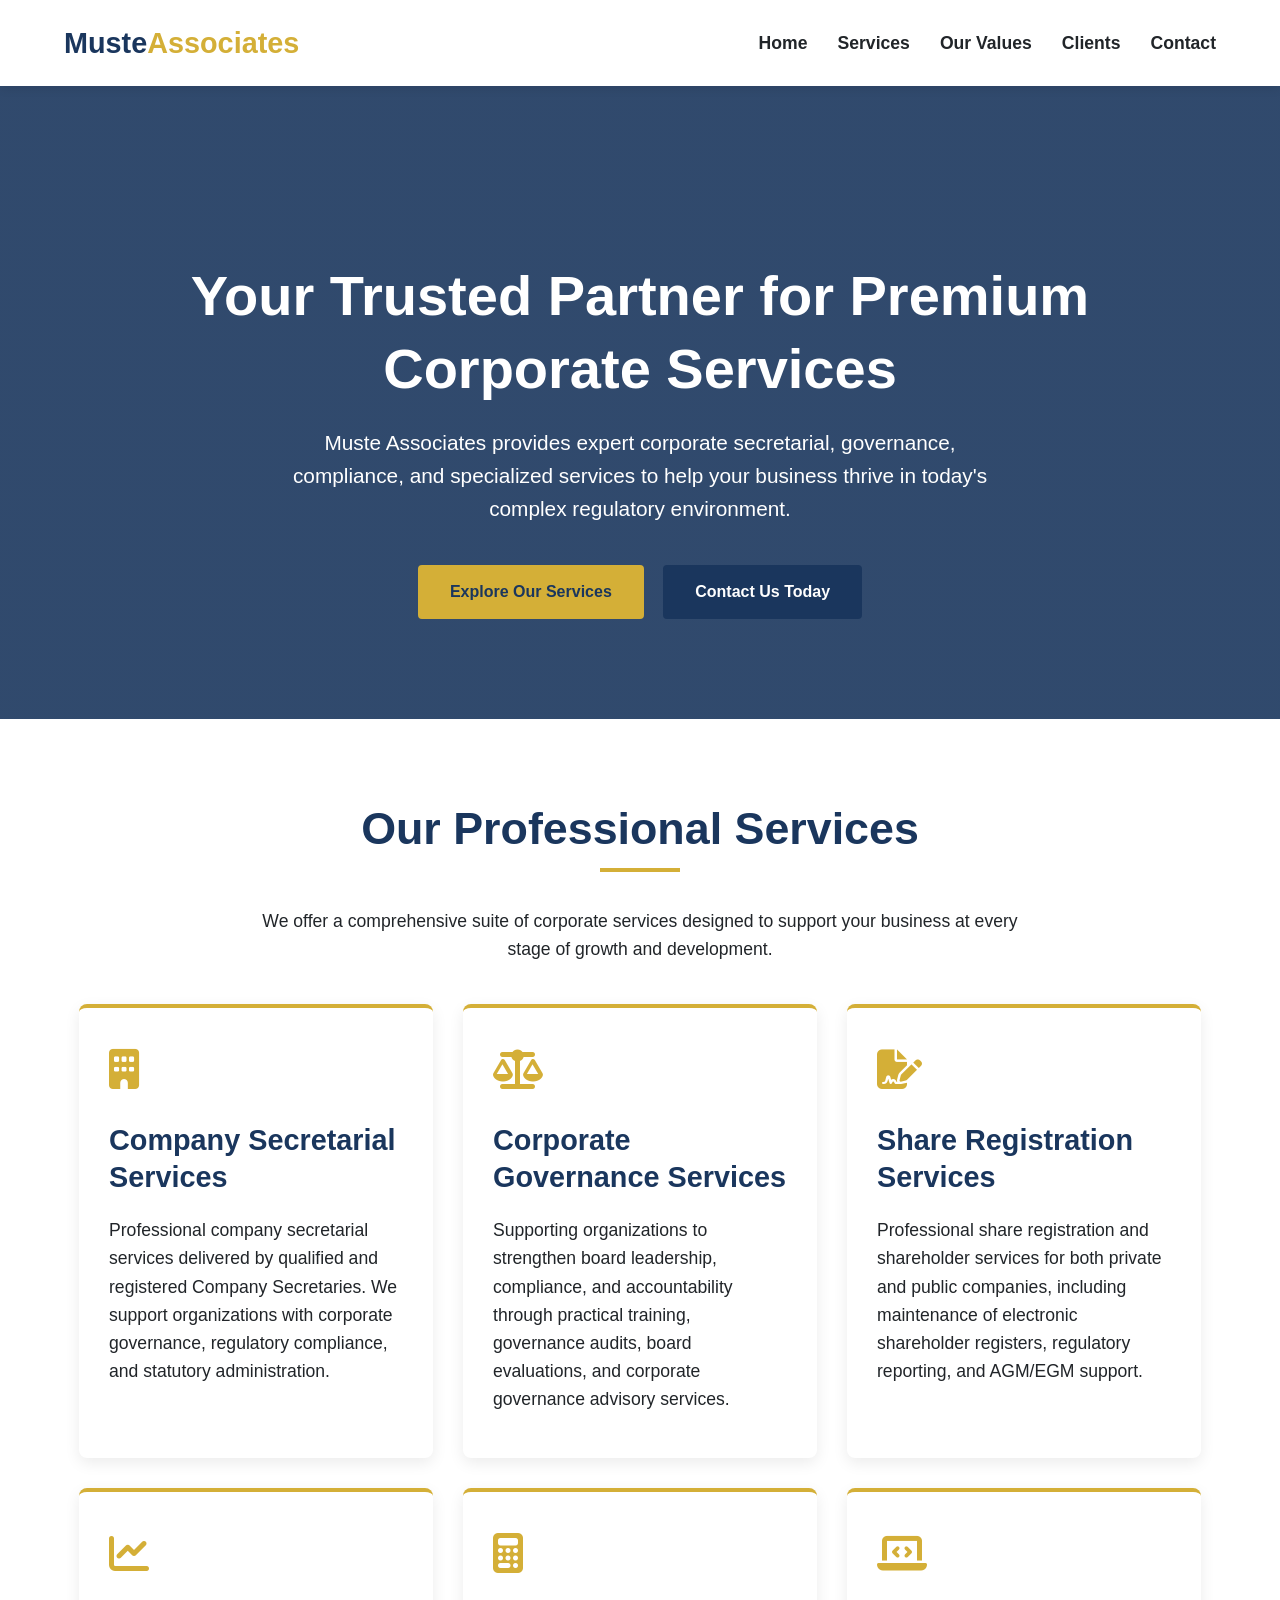
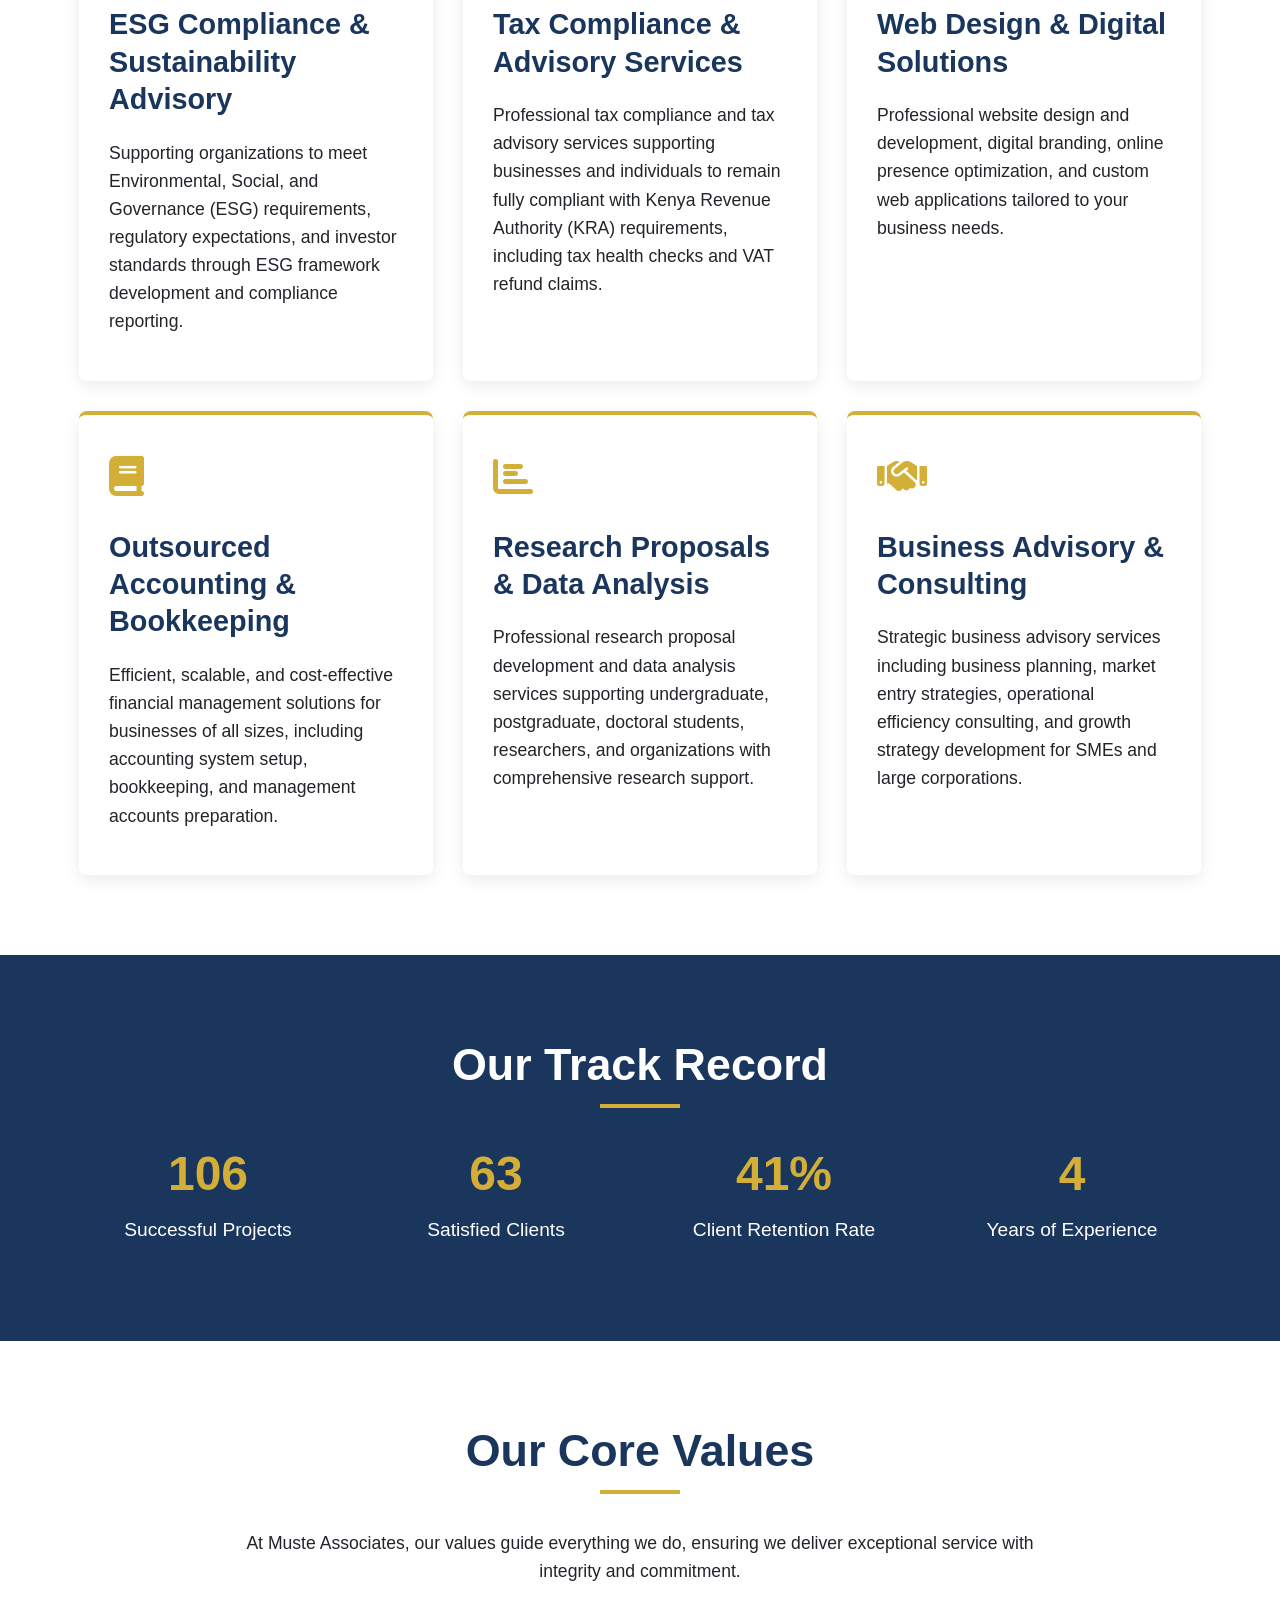
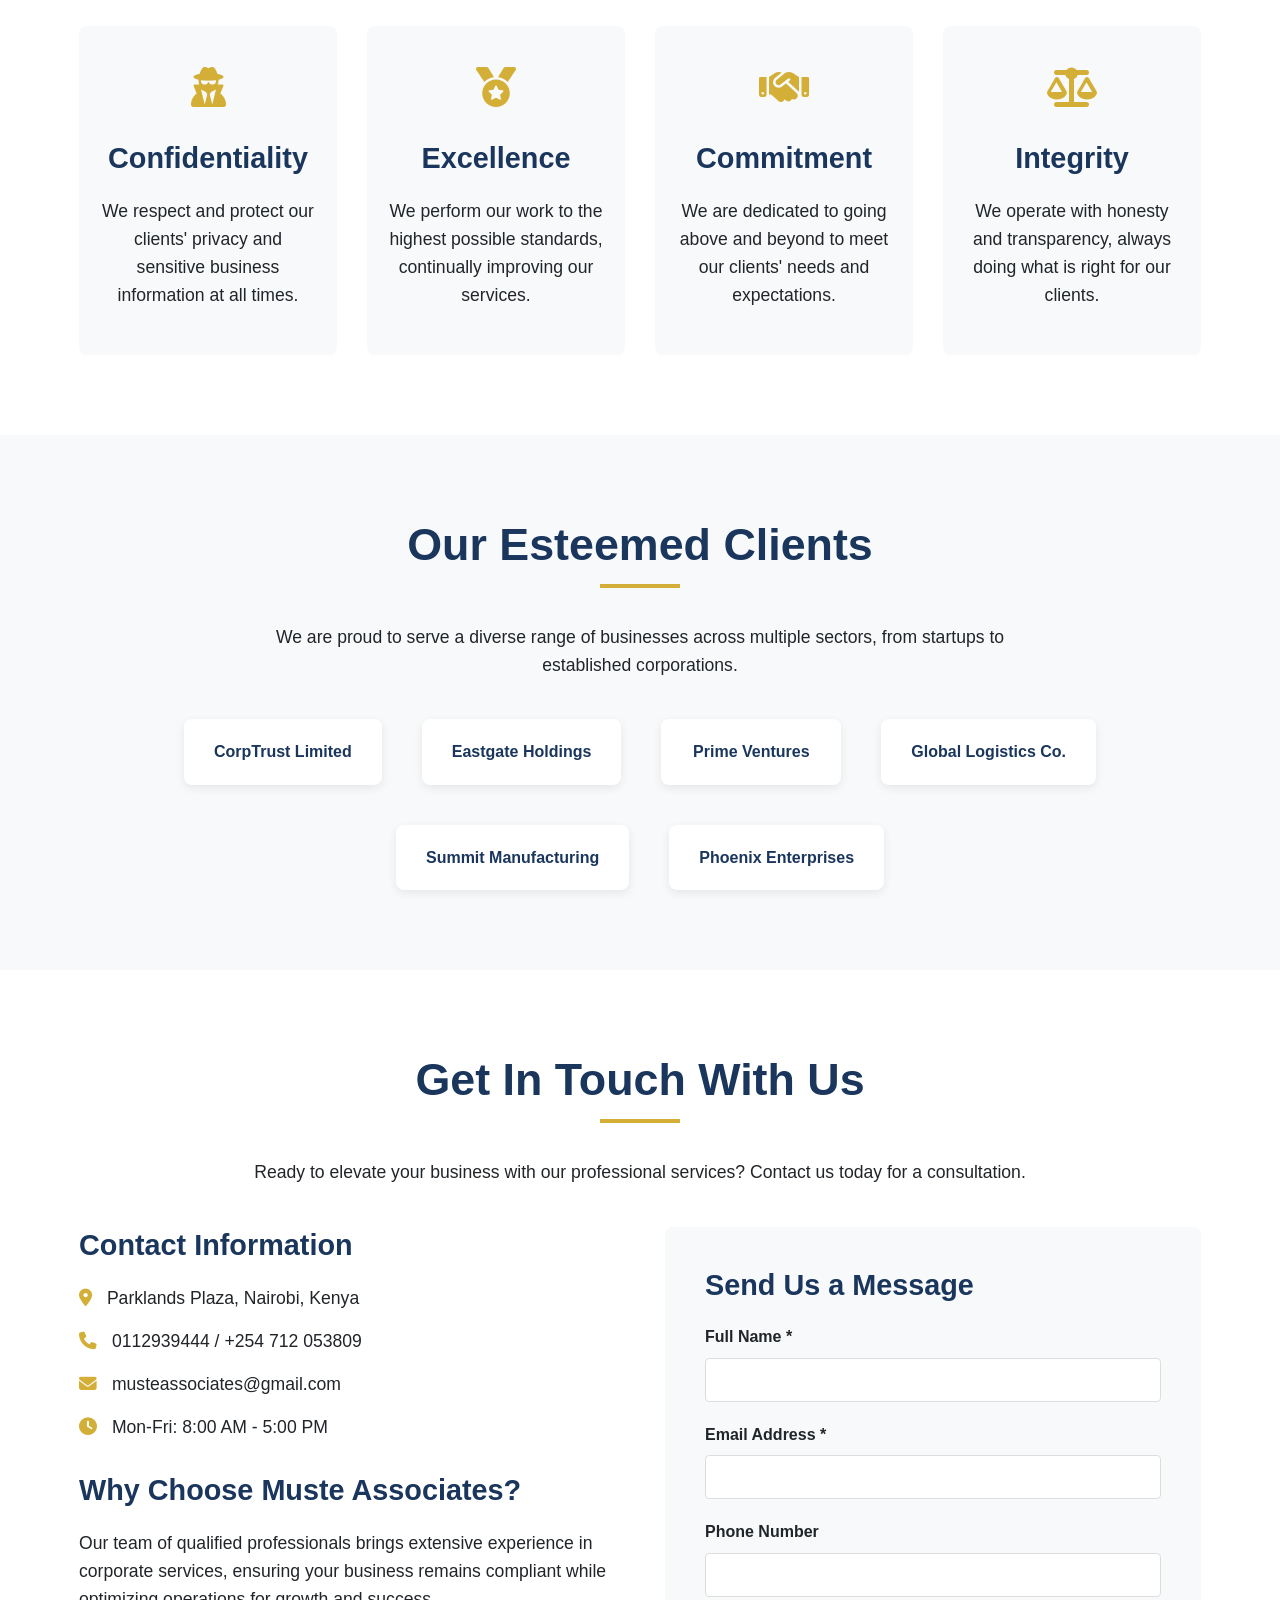
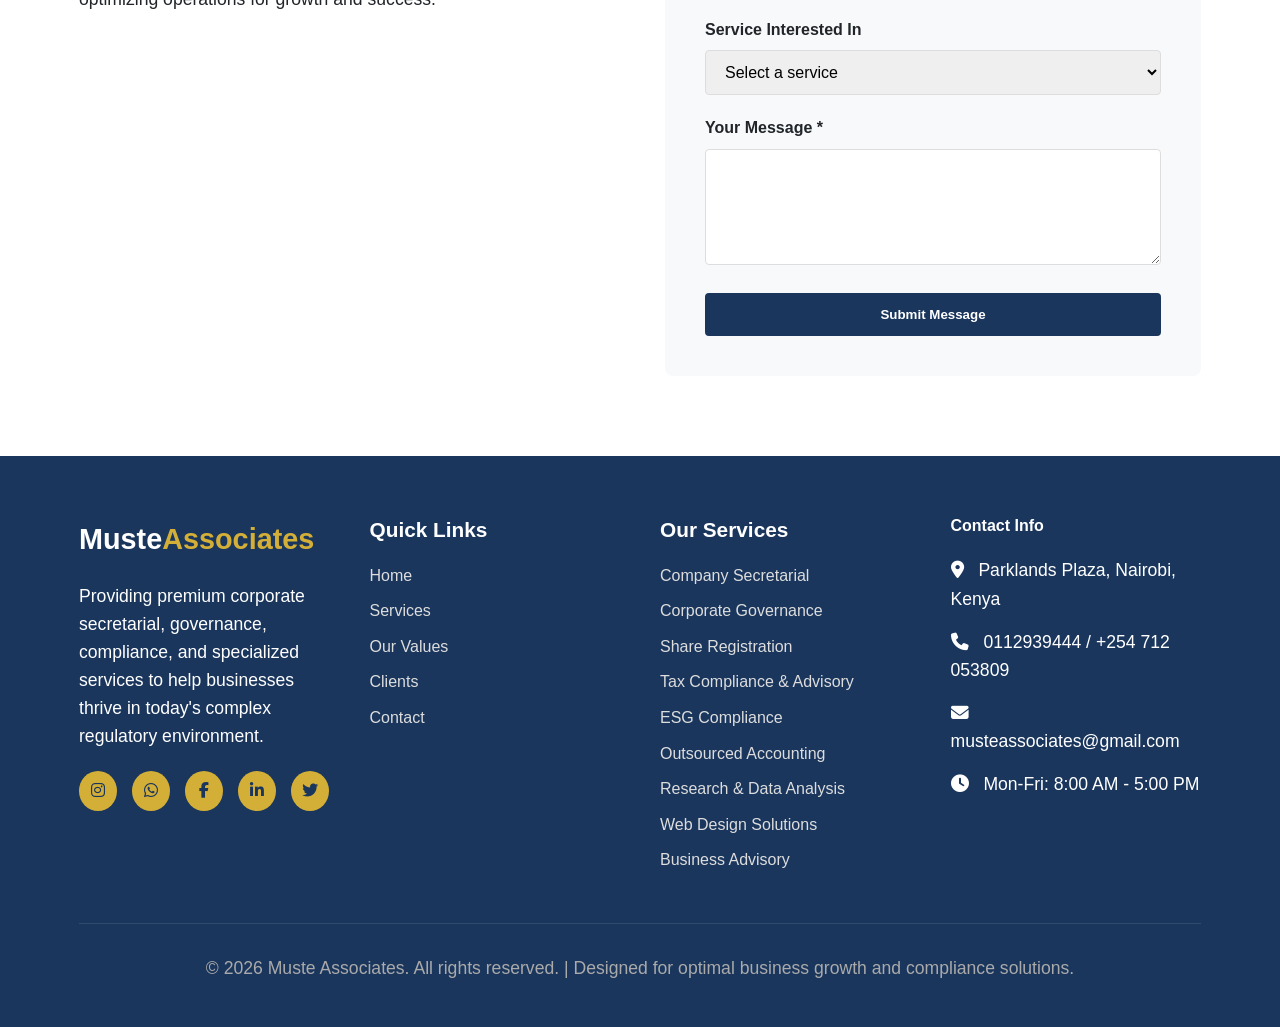
<file: index4.html>
<!DOCTYPE html>
<html lang="en">
<head>
    <meta charset="UTF-8">
    <meta name="viewport" content="width=device-width, initial-scale=1.0">
    <title>Muste Associates Governance Consultants</title>
    <link rel="icon" href="data:image/svg+xml,<svg xmlns='http://www.w3.org/2000/svg' viewBox='0 0 100 100'><text y='0.9em' font-size='90'>📜</text></svg>">

    <link rel="stylesheet" href="https://cdnjs.cloudflare.com/ajax/libs/font-awesome/6.4.0/css/all.min.css">
    <style>
        /* Reset and Base Styles */
        * {
            margin: 0;
            padding: 0;
            box-sizing: border-box;
            font-family: 'Segoe UI', Tahoma, Geneva, Verdana, sans-serif;
        }
        
        :root {
            --primary: #1a365d; /* Deep blue */
            --secondary: #d4af37; /* Gold accent */
            --accent: #2d5a8c; /* Lighter blue */
            --light: #f8f9fa;
            --dark: #212529;
            --gray: #6c757d;
            --transition: all 0.3s ease;
        }
        
        html {
            scroll-behavior: smooth;
        }
        
        body {
            color: var(--dark);
            line-height: 1.6;
            overflow-x: hidden;
        }
        
        body.modal-open {
            overflow: hidden;
        }
        
        .container {
            width: 90%;
            max-width: 1200px;
            margin: 0 auto;
            padding: 0 15px;
        }
        
        section {
            padding: 80px 0;
        }
        
        h1, h2, h3, h4 {
            font-weight: 700;
            line-height: 1.3;
            margin-bottom: 20px;
        }
        
        h1 {
            font-size: 3.5rem;
        }
        
        h2 {
            font-size: 2.8rem;
            color: var(--primary);
            text-align: center;
            margin-bottom: 50px;
            position: relative;
        }
        
        h2:after {
            content: '';
            position: absolute;
            bottom: -15px;
            left: 50%;
            transform: translateX(-50%);
            width: 80px;
            height: 4px;
            background: var(--secondary);
        }
        
        h3 {
            font-size: 1.8rem;
            color: var(--primary);
        }
        
        p {
            margin-bottom: 15px;
            font-size: 1.1rem;
        }
        
        .btn {
            display: inline-block;
            background: var(--secondary);
            color: var(--primary);
            padding: 12px 30px;
            border-radius: 4px;
            font-weight: 600;
            text-decoration: none;
            transition: var(--transition);
            border: 2px solid var(--secondary);
            cursor: pointer;
        }
        
        .btn:hover {
            background: transparent;
            color: var(--secondary);
        }
        
        .btn-primary {
            background: var(--primary);
            color: white;
            border-color: var(--primary);
        }
        
        .btn-primary:hover {
            background: transparent;
            color: var(--primary);
        }
        
        /* Header & Navigation */
        header {
            background: white;
            box-shadow: 0 2px 10px rgba(0, 0, 0, 0.1);
            position: fixed;
            width: 100%;
            top: 0;
            z-index: 1000;
        }
        
        .header-container {
            display: flex;
            justify-content: space-between;
            align-items: center;
            padding: 20px 0;
        }
        
        .logo {
            font-size: 1.8rem;
            font-weight: 800;
            color: var(--primary);
            text-decoration: none;
        }
        
        .logo span {
            color: var(--secondary);
        }
        
        nav ul {
            display: flex;
            list-style: none;
        }
        
        nav ul li {
            margin-left: 30px;
        }
        
        nav ul li a {
            color: var(--dark);
            text-decoration: none;
            font-weight: 600;
            font-size: 1.1rem;
            transition: var(--transition);
        }
        
        nav ul li a:hover {
            color: var(--secondary);
        }
        
        .mobile-menu-btn {
            display: none;
            background: none;
            border: none;
            font-size: 1.5rem;
            color: var(--primary);
            cursor: pointer;
        }
        
        /* Hero Section */
        .hero {
            background: linear-gradient(rgba(26, 54, 93, 0.9), rgba(26, 54, 93, 0.9)), url('https://images.unsplash.com/photo-1552664730-d307ca884978?ixlib=rb-4.0.3&auto=format&fit=crop&w=1470&q=80');
            background-size: cover;
            background-position: center;
            color: white;
            text-align: center;
            padding: 180px 0 100px;
            margin-top: 80px;
        }
        
        .hero h1 {
            color: white;
            margin-bottom: 20px;
        }
        
        .hero p {
            font-size: 1.3rem;
            max-width: 700px;
            margin: 0 auto 40px;
        }
        
        /* Services Section */
        .services-grid {
            display: grid;
            grid-template-columns: repeat(auto-fill, minmax(300px, 1fr));
            gap: 30px;
            margin-top: 40px;
        }
        
        .service-card {
            background: white;
            border-radius: 8px;
            overflow: hidden;
            box-shadow: 0 5px 15px rgba(0, 0, 0, 0.08);
            transition: var(--transition);
            padding: 30px;
            border-top: 4px solid var(--secondary);
            cursor: pointer;
            position: relative;
        }
        
        .service-card:hover {
            transform: translateY(-10px);
            box-shadow: 0 15px 30px rgba(0, 0, 0, 0.15);
        }
        
        .service-card::after {
            content: 'Click for details \2192';
            position: absolute;
            bottom: 15px;
            right: 20px;
            font-size: 0.85rem;
            color: var(--secondary);
            font-weight: 600;
            opacity: 0;
            transition: var(--transition);
        }
        
        .service-card:hover::after {
            opacity: 1;
        }
        
        .service-icon {
            font-size: 2.5rem;
            color: var(--secondary);
            margin-bottom: 20px;
        }
        
        /* Stats Section */
        .stats {
            background: var(--primary);
            color: white;
            text-align: center;
        }
        
        .stats h2 {
            color: white;
        }
        
        .stats h2:after {
            background: var(--secondary);
        }
        
        .stats-grid {
            display: grid;
            grid-template-columns: repeat(auto-fit, minmax(200px, 1fr));
            gap: 30px;
            margin-top: 50px;
        }
        
        .stat-item h3 {
            font-size: 3rem;
            color: var(--secondary);
            margin-bottom: 10px;
        }
        
        .stat-item p {
            font-size: 1.2rem;
            font-weight: 500;
        }
        
        /* Values Section */
        .values-grid {
            display: grid;
            grid-template-columns: repeat(auto-fill, minmax(250px, 1fr));
            gap: 30px;
            margin-top: 40px;
        }
        
        .value-card {
            text-align: center;
            padding: 30px 20px;
            border-radius: 8px;
            background: #f8f9fa;
            transition: var(--transition);
        }
        
        .value-card:hover {
            background: var(--primary);
            color: white;
        }
        
        .value-card:hover h3,
        .value-card:hover .value-icon {
            color: white;
        }
        
        .value-icon {
            font-size: 2.5rem;
            color: var(--secondary);
            margin-bottom: 20px;
        }
        
        /* Clients Section */
        .clients {
            background: #f8f9fa;
        }
        
        .client-logos {
            display: flex;
            justify-content: center;
            flex-wrap: wrap;
            gap: 40px;
            margin-top: 40px;
        }
        
        .client-logo {
            background: white;
            padding: 20px 30px;
            border-radius: 8px;
            box-shadow: 0 3px 10px rgba(0, 0, 0, 0.08);
            font-weight: 700;
            color: var(--primary);
            min-width: 180px;
            text-align: center;
        }
        
        /* Contact Section */
        .contact-container {
            display: grid;
            grid-template-columns: repeat(auto-fit, minmax(300px, 1fr));
            gap: 50px;
            margin-top: 40px;
        }
        
        .contact-form {
            background: #f8f9fa;
            padding: 40px;
            border-radius: 8px;
        }
        
        .form-group {
            margin-bottom: 20px;
        }
        
        .form-group label {
            display: block;
            margin-bottom: 8px;
            font-weight: 600;
        }
        
        .form-control {
            width: 100%;
            padding: 12px 15px;
            border: 1px solid #ddd;
            border-radius: 4px;
            font-size: 1rem;
        }
        
        .form-control:focus {
            outline: none;
            border-color: var(--secondary);
        }
        
        /* Service Details Modal */
        .modal-overlay {
            position: fixed;
            top: 0;
            left: 0;
            right: 0;
            bottom: 0;
            background-color: rgba(0, 0, 0, 0.8);
            display: flex;
            justify-content: center;
            align-items: center;
            z-index: 2000;
            opacity: 0;
            visibility: hidden;
            transition: all 0.3s ease;
            padding: 20px;
            overflow-y: auto;
        }
        
        .modal-overlay.active {
            opacity: 1;
            visibility: visible;
        }
        
        .modal-content {
            background-color: white;
            border-radius: 10px;
            width: 90%;
            max-width: 900px;
            max-height: 90vh;
            overflow-y: auto;
            position: relative;
            transform: translateY(50px);
            transition: transform 0.4s ease;
            box-shadow: 0 20px 40px rgba(0, 0, 0, 0.2);
        }
        
        .modal-overlay.active .modal-content {
            transform: translateY(0);
        }
        
        .modal-header {
            background: var(--primary);
            color: white;
            padding: 25px 30px;
            border-radius: 10px 10px 0 0;
            display: flex;
            justify-content: space-between;
            align-items: center;
        }
        
        .modal-header h3 {
            color: white;
            margin: 0;
            font-size: 1.8rem;
        }
        
        .modal-close {
            background: none;
            border: none;
            color: white;
            font-size: 1.8rem;
            cursor: pointer;
            transition: var(--transition);
            width: 40px;
            height: 40px;
            display: flex;
            align-items: center;
            justify-content: center;
            border-radius: 50%;
        }
        
        .modal-close:hover {
            background: rgba(255, 255, 255, 0.2);
        }
        
        .modal-body {
            padding: 30px;
        }
        
        .service-detail-item {
            margin-bottom: 25px;
            padding-bottom: 20px;
            border-bottom: 1px solid #eee;
        }
        
        .service-detail-item:last-child {
            border-bottom: none;
            margin-bottom: 0;
            padding-bottom: 0;
        }
        
        .service-detail-item h4 {
            color: var(--primary);
            font-size: 1.4rem;
            margin-bottom: 10px;
            display: flex;
            align-items: center;
        }
        
        .service-detail-item h4 i {
            color: var(--secondary);
            margin-right: 10px;
            font-size: 1.2rem;
        }
        
        .service-detail-item ul {
            margin-left: 20px;
            margin-bottom: 15px;
        }
        
        .service-detail-item li {
            margin-bottom: 8px;
            line-height: 1.5;
        }
        
        .service-detail-item p {
            margin-bottom: 10px;
        }
        
        /* Footer */
        footer {
            background: var(--primary);
            color: white;
            padding: 60px 0 30px;
        }
        
        .footer-container {
            display: grid;
            grid-template-columns: repeat(auto-fit, minmax(250px, 1fr));
            gap: 40px;
            margin-bottom: 40px;
        }
        
        .footer-logo {
            font-size: 1.8rem;
            font-weight: 800;
            margin-bottom: 20px;
        }
        
        .footer-logo span {
            color: var(--secondary);
        }
        
        .footer-links h4 {
            color: white;
            margin-bottom: 20px;
            font-size: 1.3rem;
        }
        
        .footer-links ul {
            list-style: none;
        }
        
        .footer-links ul li {
            margin-bottom: 10px;
        }
        
        .footer-links ul li a {
            color: #ddd;
            text-decoration: none;
            transition: var(--transition);
        }
        
        .footer-links ul li a:hover {
            color: var(--secondary);
            padding-left: 5px;
        }
        
        .social-links {
            display: flex;
            gap: 15px;
            margin-top: 20px;
        }
        
        .social-links a {
            display: inline-block;
            width: 40px;
            height: 40px;
            background: var(--secondary);
            color: var(--primary);
            border-radius: 50%;
            text-align: center;
            line-height: 40px;
            transition: var(--transition);
        }
        
        .social-links a:hover {
            background: white;
            transform: translateY(-5px);
        }
        
        .copyright {
            text-align: center;
            padding-top: 30px;
            border-top: 1px solid rgba(255, 255, 255, 0.1);
            color: #aaa;
            font-size: 0.9rem;
        }
        
        /* Responsive Design */
        @media (max-width: 992px) {
            h1 {
                font-size: 2.8rem;
            }
            
            h2 {
                font-size: 2.3rem;
            }
            
            section {
                padding: 60px 0;
            }
            
            .modal-content {
                width: 95%;
            }
        }
        
        @media (max-width: 768px) {
            .mobile-menu-btn {
                display: block;
            }
            
            nav ul {
                position: fixed;
                top: 80px;
                left: -100%;
                width: 100%;
                flex-direction: column;
                background: white;
                box-shadow: 0 10px 10px rgba(0, 0, 0, 0.1);
                transition: 0.3s;
                padding: 20px 0;
            }
            
            nav ul.active {
                left: 0;
            }
            
            nav ul li {
                margin: 0;
                text-align: center;
                padding: 15px 0;
                border-bottom: 1px solid #eee;
            }
            
            .hero {
                padding: 150px 0 80px;
            }
            
            .service-card::after {
                opacity: 1;
                font-size: 0.75rem;
            }
            
            .modal-header {
                padding: 20px;
            }
            
            .modal-body {
                padding: 20px;
            }
        }
        
        @media (max-width: 576px) {
            h1 {
                font-size: 2.2rem;
            }
            
            h2 {
                font-size: 1.8rem;
            }
            
            .hero p {
                font-size: 1.1rem;
            }
            
            .service-card, .contact-form {
                padding: 20px;
            }
            
            .modal-header h3 {
                font-size: 1.5rem;
            }
        }
    </style>
</head>
<body>
    <!-- Header & Navigation -->
    <header>
        <div class="container header-container">
            <a href="#" class="logo">Muste<span>Associates</span></a>
            
            <button class="mobile-menu-btn" id="mobileMenuBtn">
                <i class="fas fa-bars"></i>
            </button>
            
            <nav>
                <ul id="mainNav">
                    <li><a href="#home">Home</a></li>
                    <li><a href="#services">Services</a></li>
                    <li><a href="#values">Our Values</a></li>
                    <li><a href="#clients">Clients</a></li>
                    <li><a href="#contact">Contact</a></li>
                </ul>
            </nav>
        </div>
    </header>

    <!-- Hero Section -->
    <section class="hero" id="home">
        <div class="container">
            <h1>Your Trusted Partner for Premium Corporate Services</h1>
            <p>Muste Associates provides expert corporate secretarial, governance, compliance, and specialized services to help your business thrive in today's complex regulatory environment.</p>
            <a href="#services" class="btn">Explore Our Services</a>
            <a href="#contact" class="btn btn-primary" style="margin-left: 15px;">Contact Us Today</a>
        </div>
    </section>

    <!-- Services Section -->
    <section id="services">
        <div class="container">
            <h2>Our Professional Services</h2>
            <p style="text-align: center; max-width: 800px; margin: 0 auto 30px;">We offer a comprehensive suite of corporate services designed to support your business at every stage of growth and development.</p>
            
            <div class="services-grid">
                <div class="service-card" data-service="secretarial">
                    <div class="service-icon">
                        <i class="fas fa-building"></i>
                    </div>
                    <h3>Company Secretarial Services</h3>
                    <p>Professional company secretarial services delivered by qualified and registered Company Secretaries. We support organizations with corporate governance, regulatory compliance, and statutory administration.</p>
                </div>
                
                <div class="service-card" data-service="governance">
                    <div class="service-icon">
                        <i class="fas fa-balance-scale"></i>
                    </div>
                    <h3>Corporate Governance Services</h3>
                    <p>Supporting organizations to strengthen board leadership, compliance, and accountability through practical training, governance audits, board evaluations, and corporate governance advisory services.</p>
                </div>
                
                <div class="service-card" data-service="share">
                    <div class="service-icon">
                        <i class="fas fa-file-signature"></i>
                    </div>
                    <h3>Share Registration Services</h3>
                    <p>Professional share registration and shareholder services for both private and public companies, including maintenance of electronic shareholder registers, regulatory reporting, and AGM/EGM support.</p>
                </div>
                
                <div class="service-card" data-service="esg">
                    <div class="service-icon">
                        <i class="fas fa-chart-line"></i>
                    </div>
                    <h3>ESG Compliance & Sustainability Advisory</h3>
                    <p>Supporting organizations to meet Environmental, Social, and Governance (ESG) requirements, regulatory expectations, and investor standards through ESG framework development and compliance reporting.</p>
                </div>
                
                <div class="service-card" data-service="tax">
                    <div class="service-icon">
                        <i class="fas fa-calculator"></i>
                    </div>
                    <h3>Tax Compliance & Advisory Services</h3>
                    <p>Professional tax compliance and tax advisory services supporting businesses and individuals to remain fully compliant with Kenya Revenue Authority (KRA) requirements, including tax health checks and VAT refund claims.</p>
                </div>
                
                <div class="service-card" data-service="web">
                    <div class="service-icon">
                        <i class="fas fa-laptop-code"></i>
                    </div>
                    <h3>Web Design & Digital Solutions</h3>
                    <p>Professional website design and development, digital branding, online presence optimization, and custom web applications tailored to your business needs.</p>
                </div>
                
                <div class="service-card" data-service="accounting">
                    <div class="service-icon">
                        <i class="fas fa-book"></i>
                    </div>
                    <h3>Outsourced Accounting & Bookkeeping</h3>
                    <p>Efficient, scalable, and cost-effective financial management solutions for businesses of all sizes, including accounting system setup, bookkeeping, and management accounts preparation.</p>
                </div>
                
                <div class="service-card" data-service="research">
                    <div class="service-icon">
                        <i class="fas fa-chart-bar"></i>
                    </div>
                    <h3>Research Proposals & Data Analysis</h3>
                    <p>Professional research proposal development and data analysis services supporting undergraduate, postgraduate, doctoral students, researchers, and organizations with comprehensive research support.</p>
                </div>
                
                <div class="service-card" data-service="advisory">
                    <div class="service-icon">
                        <i class="fas fa-handshake"></i>
                    </div>
                    <h3>Business Advisory & Consulting</h3>
                    <p>Strategic business advisory services including business planning, market entry strategies, operational efficiency consulting, and growth strategy development for SMEs and large corporations.</p>
                </div>
            </div>
        </div>
    </section>

    <!-- Stats Section -->
    <section class="stats">
        <div class="container">
            <h2>Our Track Record</h2>
            
            <div class="stats-grid">
                <div class="stat-item">
                    <h3 id="projectsCounter">0</h3>
                    <p>Successful Projects</p>
                </div>
                
                <div class="stat-item">
                    <h3 id="clientsCounter">0</h3>
                    <p>Satisfied Clients</p>
                </div>
                
                <div class="stat-item">
                    <h3 id="retentionCounter">0%</h3>
                    <p>Client Retention Rate</p>
                </div>
                
                <div class="stat-item">
                    <h3 id="experienceCounter">0</h3>
                    <p>Years of Experience</p>
                </div>
            </div>
        </div>
    </section>

    <!-- Values Section -->
    <section id="values">
        <div class="container">
            <h2>Our Core Values</h2>
            <p style="text-align: center; max-width: 800px; margin: 0 auto 30px;">At Muste Associates, our values guide everything we do, ensuring we deliver exceptional service with integrity and commitment.</p>
            
            <div class="values-grid">
                <div class="value-card">
                    <div class="value-icon">
                        <i class="fas fa-user-secret"></i>
                    </div>
                    <h3>Confidentiality</h3>
                    <p>We respect and protect our clients' privacy and sensitive business information at all times.</p>
                </div>
                
                <div class="value-card">
                    <div class="value-icon">
                        <i class="fas fa-medal"></i>
                    </div>
                    <h3>Excellence</h3>
                    <p>We perform our work to the highest possible standards, continually improving our services.</p>
                </div>
                
                <div class="value-card">
                    <div class="value-icon">
                        <i class="fas fa-handshake"></i>
                    </div>
                    <h3>Commitment</h3>
                    <p>We are dedicated to going above and beyond to meet our clients' needs and expectations.</p>
                </div>
                
                <div class="value-card">
                    <div class="value-icon">
                        <i class="fas fa-balance-scale"></i>
                    </div>
                    <h3>Integrity</h3>
                    <p>We operate with honesty and transparency, always doing what is right for our clients.</p>
                </div>
            </div>
        </div>
    </section>

    <!-- Clients Section -->
    <section class="clients" id="clients">
        <div class="container">
            <h2>Our Esteemed Clients</h2>
            <p style="text-align: center; max-width: 800px; margin: 0 auto 30px;">We are proud to serve a diverse range of businesses across multiple sectors, from startups to established corporations.</p>
            
            <div class="client-logos">
                <div class="client-logo">CorpTrust Limited</div>
                <div class="client-logo">Eastgate Holdings</div>
                <div class="client-logo">Prime Ventures</div>
                <div class="client-logo">Global Logistics Co.</div>
                <div class="client-logo">Summit Manufacturing</div>
                <div class="client-logo">Phoenix Enterprises</div>
            </div>
        </div>
    </section>

    <!-- Contact Section -->
    <section id="contact">
        <div class="container">
            <h2>Get In Touch With Us</h2>
            <p style="text-align: center; max-width: 800px; margin: 0 auto 30px;">Ready to elevate your business with our professional services? Contact us today for a consultation.</p>
            
            <div class="contact-container">
                <div class="contact-info">
                    <h3>Contact Information</h3>
                    <p><i class="fas fa-map-marker-alt" style="color: var(--secondary); margin-right: 10px;"></i> Parklands Plaza, Nairobi, Kenya</p>
                    <p><i class="fas fa-phone" style="color: var(--secondary); margin-right: 10px;"></i> 0112939444  / +254 712 053809</p>
                    <p><i class="fas fa-envelope" style="color: var(--secondary); margin-right: 10px;"></i> musteassociates@gmail.com</p>
                    <p><i class="fas fa-clock" style="color: var(--secondary); margin-right: 10px;"></i> Mon-Fri: 8:00 AM - 5:00 PM</p>
                    
                    <h3 style="margin-top: 30px;">Why Choose Muste Associates?</h3>
                    <p>Our team of qualified professionals brings extensive experience in corporate services, ensuring your business remains compliant while optimizing operations for growth and success.</p>
                </div>
                
                <div class="contact-form">
                    <h3>Send Us a Message</h3>
                    <form id="contactForm">
                        <div class="form-group">
                            <label for="name">Full Name *</label>
                            <input type="text" id="name" class="form-control" required>
                        </div>
                        
                        <div class="form-group">
                            <label for="email">Email Address *</label>
                            <input type="email" id="email" class="form-control" required>
                        </div>
                        
                        <div class="form-group">
                            <label for="phone">Phone Number</label>
                            <input type="tel" id="phone" class="form-control">
                        </div>
                        
                        <div class="form-group">
                            <label for="service">Service Interested In</label>
                            <select id="service" class="form-control">
                                <option value="">Select a service</option>
                                <option value="secretarial">Company Secretarial Services</option>
                                <option value="governance">Corporate Governance Services</option>
                                <option value="share">Share Registration Services</option>
                                <option value="esg">ESG Compliance & Sustainability Advisory</option>
                                <option value="tax">Tax Compliance & Advisory Services</option>
                                <option value="web">Web Design & Digital Solutions</option>
                                <option value="accounting">Outsourced Accounting & Bookkeeping</option>
                                <option value="research">Research Proposals & Data Analysis</option>
                                <option value="advisory">Business Advisory & Consulting</option>
                            </select>
                        </div>
                        
                        <div class="form-group">
                            <label for="message">Your Message *</label>
                            <textarea id="message" class="form-control" rows="5" required></textarea>
                        </div>
                        
                        <button type="submit" class="btn btn-primary" style="width: 100%;">Submit Message</button>
                    </form>
                </div>
            </div>
        </div>
    </section>

    <!-- Footer -->
    <footer>
        <div class="container">
            <div class="footer-container">
                <div class="footer-about">
                    <div class="footer-logo">Muste<span>Associates</span></div>
                    <p>Providing premium corporate secretarial, governance, compliance, and specialized services to help businesses thrive in today's complex regulatory environment.</p>
                    <div class="social-links">
                        <a href="https://www.instagram.com" target="_blank" title="Instagram">
                            <i class="fab fa-instagram"></i>
                        </a>
                        <a href="https://wa.me/254712053809" target="_blank" title="WhatsApp">
                            <i class="fab fa-whatsapp"></i>
                        </a>
                        <a href="https://www.facebook.com" target="_blank" title="Facebook">
                            <i class="fab fa-facebook-f"></i>
                        </a>
                        <a href="https://www.linkedin.com" target="_blank" title="LinkedIn">
                            <i class="fab fa-linkedin-in"></i>
                        </a>
                        <a href="https://www.twitter.com" target="_blank" title="X (Twitter)">
                            <i class="fab fa-twitter"></i>
                        </a>
                    </div>
                </div>
                
                <div class="footer-links">
                    <h4>Quick Links</h4>
                    <ul>
                        <li><a href="#home">Home</a></li>
                        <li><a href="#services">Services</a></li>
                        <li><a href="#values">Our Values</a></li>
                        <li><a href="#clients">Clients</a></li>
                        <li><a href="#contact">Contact</a></li>
                    </ul>
                </div>
                
                <div class="footer-links">
                    <h4>Our Services</h4>
                    <ul>
                        <li><a href="#services">Company Secretarial</a></li>
                        <li><a href="#services">Corporate Governance</a></li>
                        <li><a href="#services">Share Registration</a></li>
                        <li><a href="#services">Tax Compliance & Advisory</a></li>
                        <li><a href="#services">ESG Compliance</a></li>
                        <li><a href="#services">Outsourced Accounting</a></li>
                        <li><a href="#services">Research & Data Analysis</a></li>
                        <li><a href="#services">Web Design Solutions</a></li>
                        <li><a href="#services">Business Advisory</a></li>
                    </ul>
                </div>
                
                <div class="footer-contact">
                    <h4>Contact Info</h4>
                    <p><i class="fas fa-map-marker-alt" style="margin-right: 10px;"></i> Parklands Plaza, Nairobi, Kenya</p>
                    <p><i class="fas fa-phone" style="margin-right: 10px;"></i> 0112939444 / +254 712 053809 </p>
                    <p><i class="fas fa-envelope" style="margin-right: 10px;"></i> musteassociates@gmail.com</p>
                    <p><i class="fas fa-clock" style="margin-right: 10px;"></i> Mon-Fri: 8:00 AM - 5:00 PM</p>
                </div>
            </div>
            
            <div class="copyright">
                <p>&copy; 2026 Muste Associates. All rights reserved. | Designed for optimal business growth and compliance solutions.</p>
            </div>
        </div>
    </footer>

    <!-- Service Details Modal -->
    <div class="modal-overlay" id="serviceModal">
        <div class="modal-content">
            <div class="modal-header">
                <h3 id="modalTitle">Service Details</h3>
                <button class="modal-close" id="modalClose">
                    <i class="fas fa-times"></i>
                </button>
            </div>
            <div class="modal-body" id="modalBody">
                <!-- Service details will be dynamically inserted here -->
            </div>
        </div>
    </div>

    <script>
        // Service details data from the document and additional services
        const serviceDetails = {
            secretarial: {
                title: "Company Secretarial Services",
                description: "Muste Associates provides professional company secretarial services in Kenya, delivered by qualified and registered Company Secretaries. We support organizations with corporate governance, regulatory compliance, and statutory administration, ensuring full adherence to the Companies Act, 2015 and other applicable laws.",
                details: [
                    {
                        title: "Entity Registration & Incorporation",
                        items: [
                            "We offer end-to-end business registration and incorporation services, including private and public companies, foreign companies, joint ventures, limited liability partnerships, business names, NGOs, societies, and trusts.",
                            "For foreign companies operating in Kenya, we act as the local representative and company secretary, ensuring continuous statutory compliance and regulatory liaison.",
                            "Our services extend beyond incorporation to include post-registration compliance, trademark registration, business licensing, and governance structure set-up."
                        ]
                    },
                    {
                        title: "Statutory Compliance & Corporate Records",
                        items: [
                            "We manage statutory registers, regulatory filings, annual returns, resolutions, and disclosures, ensuring directors and shareholders meet all legal obligations.",
                            "Our compliance frameworks reduce regulatory risk and promote sound corporate governance."
                        ]
                    },
                    {
                        title: "Board & Shareholder Meeting Services",
                        items: [
                            "We provide full support for board, committee, and general meetings, including convening meetings, attending proceedings, preparing agendas, drafting minutes, and acting as independent scrutineers where required."
                        ]
                    },
                    {
                        title: "Advisory & Ad-hoc Corporate Services",
                        items: [
                            "Our firm handles share capital transactions, restructurings, mergers and acquisitions, company dissolutions, stamp duty exemptions, legal health checks, due diligence reviews, and drafting of company policies, charters, and resolutions.",
                            "We also offer advisory services on the interpretation and application of company law and corporate regulations."
                        ]
                    }
                ]
            },
            governance: {
                title: "Corporate Governance Services",
                description: "Muste Associates delivers corporate governance services in Kenya, supporting organizations to strengthen board leadership, compliance, and accountability.",
                details: [
                    {
                        title: "Board Training",
                        items: [
                            "Practical training on the Companies Act, 2015, directors' duties, regulatory compliance, financial reporting, risk management, and ethical leadership."
                        ]
                    },
                    {
                        title: "Governance Audits",
                        items: [
                            "Independent governance audits aligned with ICS standards and regulatory frameworks issued by CBK, CMA, RBA, and SASRA."
                        ]
                    },
                    {
                        title: "Board Evaluations",
                        items: [
                            "Structured and sector-specific board and board committee evaluations to enhance board effectiveness and performance."
                        ]
                    },
                    {
                        title: "Corporate Governance Advisory",
                        items: [
                            "Advisory on board composition, governance structures, policies, charters, disclosures, and risk management practices."
                        ]
                    }
                ],
                note: "These services support listed companies, financial institutions, NGOs, and private entities seeking strong and sustainable governance practices."
            },
            share: {
                title: "Share Registration Services",
                description: "Muste Associates provides professional share registration and shareholder services in Kenya, supporting both private and public companies with accurate records, regulatory compliance, and investor administration.",
                details: [
                    {
                        title: "Shareholder Services",
                        items: [
                            "Maintenance of electronic shareholder registers, processing of share transfers, shareholder correspondence, and query management."
                        ]
                    },
                    {
                        title: "Regulatory Reporting & Compliance",
                        items: [
                            "Support with annual reports, notices of general meetings, shareholder listings for annual returns filing, and liaison with management and auditors on share transfers and dividend payments."
                        ]
                    },
                    {
                        title: "Unclaimed Financial Assets Compliance",
                        items: [
                            "Preparation of reports on unclaimed financial assets, compliance with the Unclaimed Financial Assets Act, and liaison with the Unclaimed Financial Assets Authority (UFAA)."
                        ]
                    },
                    {
                        title: "AGM & EGM Support",
                        items: [
                            "Management of AGMs and EGMs, including proxy analysis, attendance records, poll assistance, and shareholder support during meetings."
                        ]
                    },
                    {
                        title: "Additional Share Services",
                        items: [
                            "Dividend services, bonus share issues, and immobilization of shares."
                        ]
                    }
                ]
            },
            esg: {
                title: "ESG Compliance & Sustainability Advisory",
                description: "Muste Associates provides ESG compliance and sustainability advisory services in Kenya, supporting organizations to meet Environmental, Social, and Governance (ESG) requirements, regulatory expectations, and investor standards.",
                details: [
                    {
                        title: "ESG Framework Development",
                        items: [
                            "Design and implementation of ESG policies, governance structures, and board oversight frameworks, aligned with local laws, sector regulations, and international best practices."
                        ]
                    },
                    {
                        title: "ESG Compliance & Reporting",
                        items: [
                            "Support with ESG disclosures, sustainability reporting, and integration of ESG principles into corporate governance, risk management, and internal controls."
                        ]
                    },
                    {
                        title: "Board & Management Advisory",
                        items: [
                            "Advisory on ESG roles and responsibilities of directors, ethical leadership, stakeholder engagement, and governance alignment."
                        ]
                    },
                    {
                        title: "ESG Risk & Gap Assessments",
                        items: [
                            "Assessment of ESG risks, compliance gaps, and readiness, with practical recommendations for improvement."
                        ]
                    },
                    {
                        title: "Process Overview",
                        items: [
                            "ESG assessment → policy development → board approval → implementation support → monitoring and reporting."
                        ]
                    }
                ]
            },
            tax: {
                title: "Tax Compliance & Advisory Services",
                description: "Muste Associates provides professional tax compliance and tax advisory services in Kenya, supporting businesses and individuals to remain fully compliant with Kenya Revenue Authority (KRA) requirements.",
                details: [
                    {
                        title: "Tax Compliance Services",
                        items: [
                            "Preparation and filing of income tax, VAT, PAYE, withholding tax, excise tax, and annual self-assessment returns, tax computations, instalment tax advice, and KRA audit representation."
                        ]
                    },
                    {
                        title: "Tax Health Checks",
                        items: [
                            "Independent reviews of income tax, VAT, PAYE, withholding tax, customs, and excise duties to assess compliance and identify tax planning opportunities."
                        ]
                    },
                    {
                        title: "VAT Refund Audit & Claims",
                        items: [
                            "Advisory and support on VAT refund claims, including excess credits, zero-rated supplies, bad debts, and taxes paid in error."
                        ]
                    },
                    {
                        title: "Tax Investigations & Dispute Resolution",
                        items: [
                            "Representation in tax audits, objections, ADR processes, and Tax Appeals Tribunal (TAT) matters."
                        ]
                    },
                    {
                        title: "Transfer Pricing Services",
                        items: [
                            "Advisory on transfer pricing compliance in Kenya, documentation, related-party transactions, and representation in transfer pricing audits and disputes."
                        ]
                    },
                    {
                        title: "Tax Consultancy & Advisory",
                        items: [
                            "Tax planning, tax-efficient business structuring, tax due diligence, regulatory updates, and advisory on evolving Kenyan tax laws."
                        ]
                    }
                ]
            },
            web: {
                title: "Web Design & Digital Solutions",
                description: "Muste Associates provides professional web design and digital solutions services in Kenya, supporting businesses to establish and enhance their online presence in today's digital economy.",
                details: [
                    {
                        title: "Website Design & Development",
                        items: [
                            "Custom website design and development tailored to your business needs, including responsive design that works perfectly on all devices.",
                            "E-commerce website development with secure payment gateways, shopping cart functionality, and inventory management systems.",
                            "Content management system (CMS) integration for easy content updates and website maintenance."
                        ]
                    },
                    {
                        title: "Digital Branding & Online Presence",
                        items: [
                            "Complete digital branding services including logo design, brand identity development, and digital marketing collateral.",
                            "Social media integration and setup to ensure seamless connection between your website and social media platforms.",
                            "Search Engine Optimization (SEO) services to improve your website's visibility and ranking on search engines."
                        ]
                    },
                    {
                        title: "Web Applications & Custom Solutions",
                        items: [
                            "Development of custom web applications to streamline business processes and improve operational efficiency.",
                            "Database integration and management systems for businesses requiring complex data handling capabilities.",
                            "API integration services to connect your website with third-party services and platforms."
                        ]
                    },
                    {
                        title: "Website Maintenance & Support",
                        items: [
                            "Ongoing website maintenance, security updates, and technical support to ensure your website remains secure and functional.",
                            "Regular performance monitoring and optimization to ensure fast loading times and optimal user experience.",
                            "Content updates and regular backups to protect your digital assets."
                        ]
                    }
                ],
                note: "Our digital solutions help businesses establish a professional online presence, reach more customers, and compete effectively in the digital marketplace."
            },
            accounting: {
                title: "Outsourced Accounting & Bookkeeping Services",
                description: "Muste Associates provides outsourced accounting and bookkeeping services in Kenya, offering efficient, scalable, and cost-effective financial management solutions for businesses of all sizes.",
                details: [
                    {
                        title: "Accounting System Setup & Support",
                        items: [
                            "Set-up and integration of reliable accounting systems, including data migration and compliance with accounting standards and government regulations."
                        ]
                    },
                    {
                        title: "Bookkeeping & Transaction Processing",
                        items: [
                            "Recording and processing of day-to-day transactions, reconciliations, journals, and payment support in line with best accounting practices."
                        ]
                    },
                    {
                        title: "Management Accounts & Financial Reporting",
                        items: [
                            "Preparation of monthly management accounts, annual financial statements, and structured financial reports to support decision-making."
                        ]
                    },
                    {
                        title: "Audit Support Services",
                        items: [
                            "Preparation of audit-ready accounting records and response to audit queries."
                        ]
                    }
                ],
                note: "These services help businesses save time, reduce costs, and maintain accurate financial records while remaining compliant with regulatory requirements."
            },
            research: {
                title: "Research Proposals & Data Analysis Services",
                description: "Muste Associates offers professional research proposal development and data analysis services in Kenya, supporting undergraduate, postgraduate, and doctoral students, as well as researchers and organizations.",
                details: [
                    {
                        title: "Research Proposal Development",
                        items: [
                            "Complete support for topic selection, problem statement formulation, research objectives, questions, and hypotheses.",
                            "Literature review preparation, conceptual and theoretical framework development, research design, methodology, and instrument creation.",
                            "Proposal editing, formatting, and compliance with institutional guidelines."
                        ]
                    },
                    {
                        title: "Data Analysis Services",
                        items: [
                            "Comprehensive data cleaning, coding, descriptive and inferential statistical analysis.",
                            "Regression analysis, diagnostic testing, and presentation of findings in tables, charts, and narratives.",
                            "Support for results interpretation in chapters four and five of research papers."
                        ]
                    },
                    {
                        title: "Statistical Tools & Software",
                        items: [
                            "Expertise in SPSS, STATA, Python, R, and Microsoft Excel to deliver accurate and insightful research outputs."
                        ]
                    }
                ]
            },
            advisory: {
                title: "Business Advisory & Consulting Services",
                description: "Muste Associates provides comprehensive business advisory and consulting services in Kenya, supporting organizations with strategic planning, operational improvement, and growth initiatives.",
                details: [
                    {
                        title: "Strategic Business Planning",
                        items: [
                            "Development of comprehensive business plans, including market analysis, financial projections, and implementation strategies.",
                            "SWOT analysis and competitive positioning to identify opportunities and threats in your industry.",
                            "Growth strategy development and market expansion planning for businesses looking to scale operations."
                        ]
                    },
                    {
                        title: "Operational Efficiency Consulting",
                        items: [
                            "Process optimization and workflow analysis to identify inefficiencies and recommend improvements.",
                            "Cost reduction strategies and resource optimization to improve profitability.",
                            "Quality management systems implementation and best practice adoption."
                        ]
                    },
                    {
                        title: "Market Entry & Expansion Strategies",
                        items: [
                            "Market research and feasibility studies for new market entry.",
                            "Distribution channel analysis and partner selection for market expansion.",
                            "Regulatory compliance assessment for new markets and industries."
                        ]
                    },
                    {
                        title: "Performance Management & KPIs",
                        items: [
                            "Development of key performance indicators (KPIs) and performance monitoring systems.",
                            "Executive coaching and leadership development programs.",
                            "Organizational restructuring and change management support."
                        ]
                    }
                ],
                note: "Our business advisory services help organizations navigate challenges, capitalize on opportunities, and achieve sustainable growth in today's competitive business environment."
            }
        };

        // Mobile menu toggle
        const mobileMenuBtn = document.getElementById('mobileMenuBtn');
        const mainNav = document.getElementById('mainNav');
        
        mobileMenuBtn.addEventListener('click', () => {
            mainNav.classList.toggle('active');
            mobileMenuBtn.innerHTML = mainNav.classList.contains('active') 
                ? '<i class="fas fa-times"></i>' 
                : '<i class="fas fa-bars"></i>';
        });
        
        // Close mobile menu when clicking on a link
        const navLinks = document.querySelectorAll('nav ul li a');
        navLinks.forEach(link => {
            link.addEventListener('click', () => {
                mainNav.classList.remove('active');
                mobileMenuBtn.innerHTML = '<i class="fas fa-bars"></i>';
            });
        });
        
        // Service modal functionality
        const serviceModal = document.getElementById('serviceModal');
        const modalTitle = document.getElementById('modalTitle');
        const modalBody = document.getElementById('modalBody');
        const modalClose = document.getElementById('modalClose');
        
        // Open modal when service card is clicked
        document.querySelectorAll('.service-card').forEach(card => {
            card.addEventListener('click', () => {
                const serviceId = card.getAttribute('data-service');
                const service = serviceDetails[serviceId];
                
                if (service) {
                    modalTitle.textContent = service.title;
                    
                    // Build modal content
                    let modalContent = `<p><strong>${service.description}</strong></p>`;
                    
                    // Add service details
                    service.details.forEach(detail => {
                        modalContent += `
                            <div class="service-detail-item">
                                <h4><i class="fas fa-check-circle"></i> ${detail.title}</h4>
                                <ul>
                                    ${detail.items.map(item => `<li>${item}</li>`).join('')}
                                </ul>
                            </div>
                        `;
                    });
                    
                    // Add note if exists
                    if (service.note) {
                        modalContent += `<p><em>${service.note}</em></p>`;
                    }
                    
                    modalBody.innerHTML = modalContent;
                    
                    // Show modal
                    document.body.classList.add('modal-open');
                    serviceModal.classList.add('active');
                }
            });
        });
        
        // Close modal
        function closeModal() {
            document.body.classList.remove('modal-open');
            serviceModal.classList.remove('active');
        }
        
        modalClose.addEventListener('click', closeModal);
        
        // Close modal when clicking outside content
        serviceModal.addEventListener('click', (e) => {
            if (e.target === serviceModal) {
                closeModal();
            }
        });
        
        // Close modal with Escape key
        document.addEventListener('keydown', (e) => {
            if (e.key === 'Escape' && serviceModal.classList.contains('active')) {
                closeModal();
            }
        });
        
        // Contact form submission with mailto
        const contactForm = document.getElementById('contactForm');
        contactForm.addEventListener('submit', (e) => {
            e.preventDefault();
            
            // Get form values
            const name = document.getElementById('name').value;
            const email = document.getElementById('email').value;
            const phone = document.getElementById('phone').value;
            const service = document.getElementById('service').value;
            const message = document.getElementById('message').value;
            
            // Simple form validation
            if (!name || !email || !message) {
                alert('Please fill in all required fields (name, email, and message).');
                return;
            }
            
            // Create mailto URL
            const subject = `New Contact from Muste Associates Website - ${service ? service : 'General Inquiry'}`;
            const body = `Name: ${name}%0D%0AEmail: ${email}%0D%0APhone: ${phone}%0D%0AService Interested In: ${service}%0D%0A%0D%0AMessage:%0D%0A${message}`;
            
            // Create mailto link with correct email
            const mailtoLink = `mailto:musteassociates@gmail.com?subject=${encodeURIComponent(subject)}&body=${encodeURIComponent(body)}`;
            
            // Open mailto link in new window
            window.open(mailtoLink, '_blank');
            
            // Show confirmation message
            alert(`Thank you ${name}! Your message is being sent to musteassociates@gmail.com.`);
            
            // Reset form
            contactForm.reset();
        });
        
        // Smooth scrolling for anchor links
        document.querySelectorAll('a[href^="#"]').forEach(anchor => {
            anchor.addEventListener('click', function(e) {
                e.preventDefault();
                
                const targetId = this.getAttribute('href');
                if (targetId === '#') return;
                
                const targetElement = document.querySelector(targetId);
                if (targetElement) {
                    window.scrollTo({
                        top: targetElement.offsetTop - 80,
                        behavior: 'smooth'
                    });
                }
            });
        });
        
        // Animated counters for stats section
        function animateCounter(elementId, targetValue, suffix = '', duration = 2000) {
            const element = document.getElementById(elementId);
            const increment = targetValue / (duration / 16); // 60fps
            let current = 0;
            
            const timer = setInterval(() => {
                current += increment;
                if (current >= targetValue) {
                    element.textContent = targetValue + suffix;
                    clearInterval(timer);
                } else {
                    if (suffix === '%') {
                        element.textContent = Math.floor(current) + suffix;
                    } else {
                        element.textContent = Math.floor(current);
                    }
                }
            }, 16);
        }
        
        // Check if element is in viewport
        function isElementInViewport(el) {
            const rect = el.getBoundingClientRect();
            return (
                rect.top <= (window.innerHeight || document.documentElement.clientHeight) * 0.8 &&
                rect.bottom >= 0
            );
        }
        
        // Track if counters have been animated
        let countersAnimated = false;
        
        // Function to trigger counter animation when stats section is in view
        function checkCounters() {
            const statsSection = document.querySelector('.stats');
            
            if (isElementInViewport(statsSection) && !countersAnimated) {
                countersAnimated = true;
                
                // Animate all counters
                animateCounter('projectsCounter', 250, '+');
                animateCounter('clientsCounter', 150, '+');
                animateCounter('retentionCounter', 98, '%');
                animateCounter('experienceCounter', 10, '+');
            }
        }
        
        // Listen for scroll events to trigger counters
        window.addEventListener('scroll', checkCounters);
        
        // Also check on page load in case stats section is already visible
        document.addEventListener('DOMContentLoaded', checkCounters);
    </script>
</body>
</html>
</file>
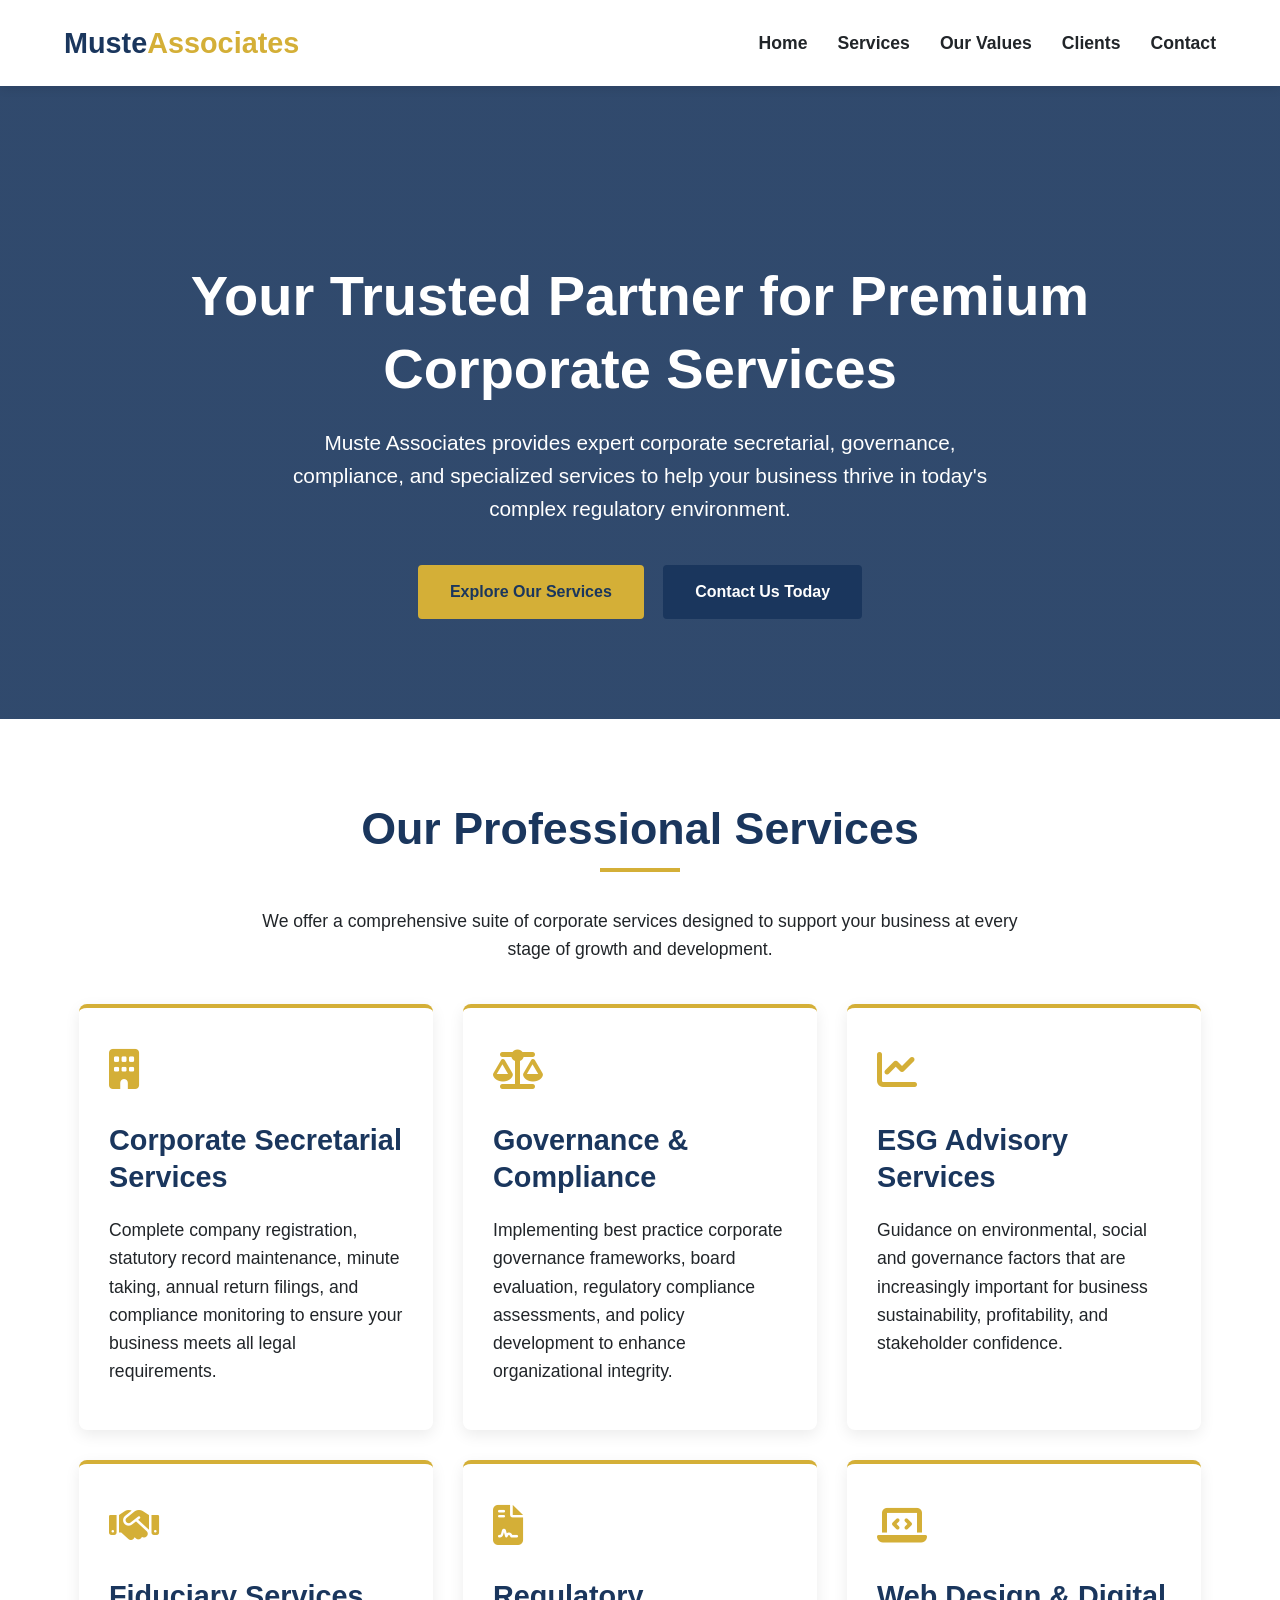
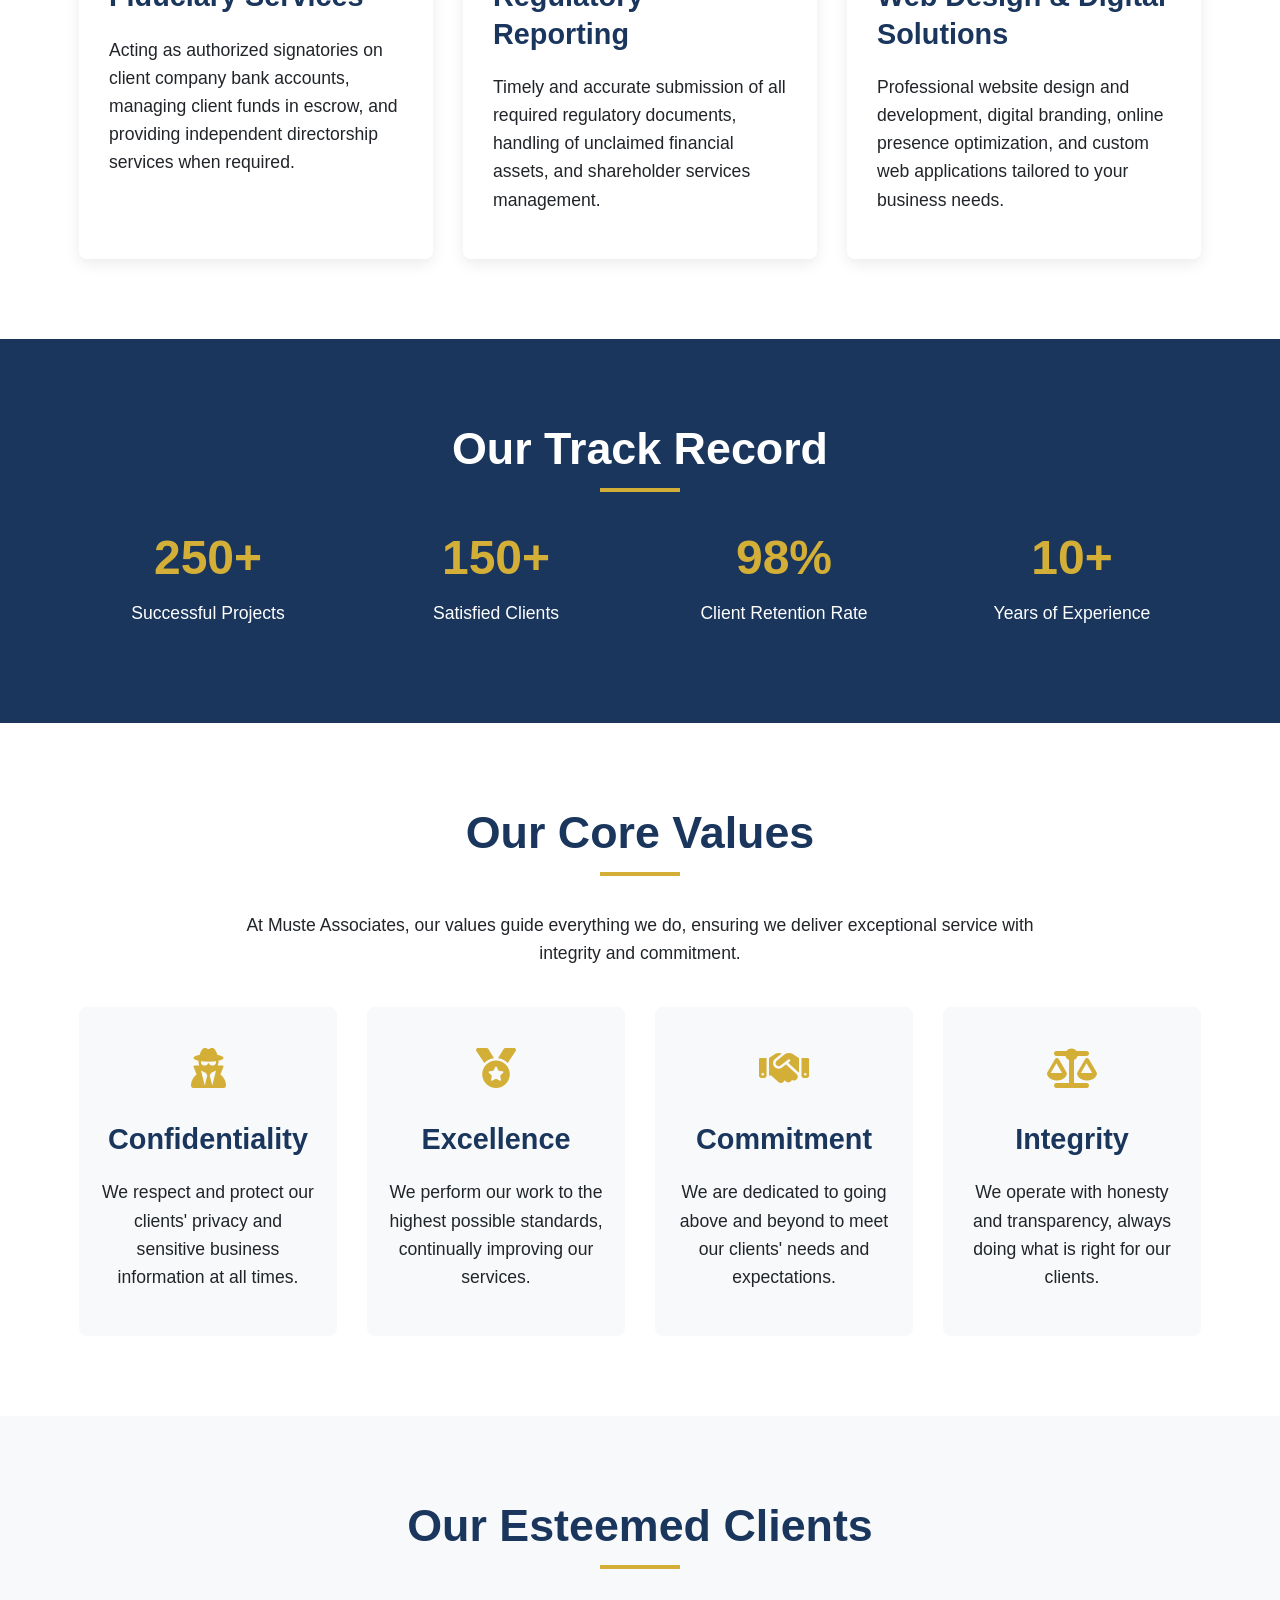
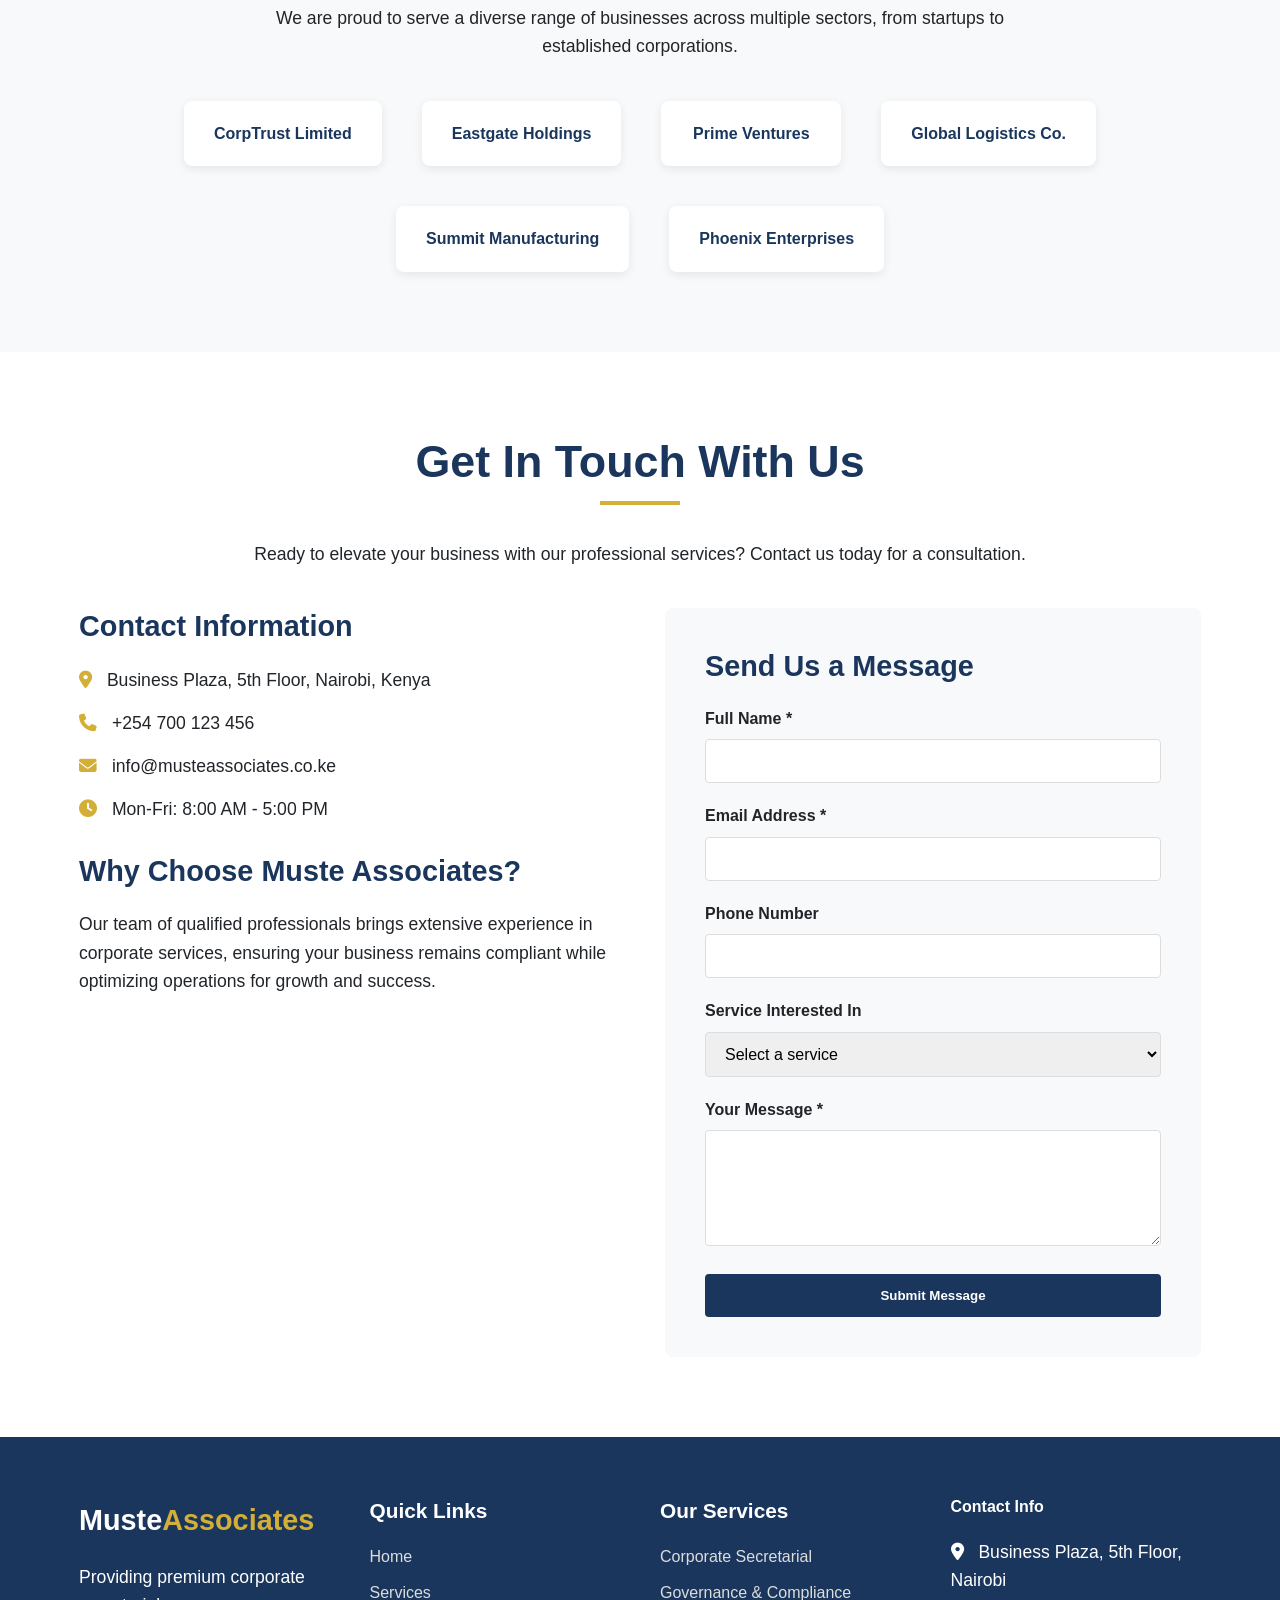
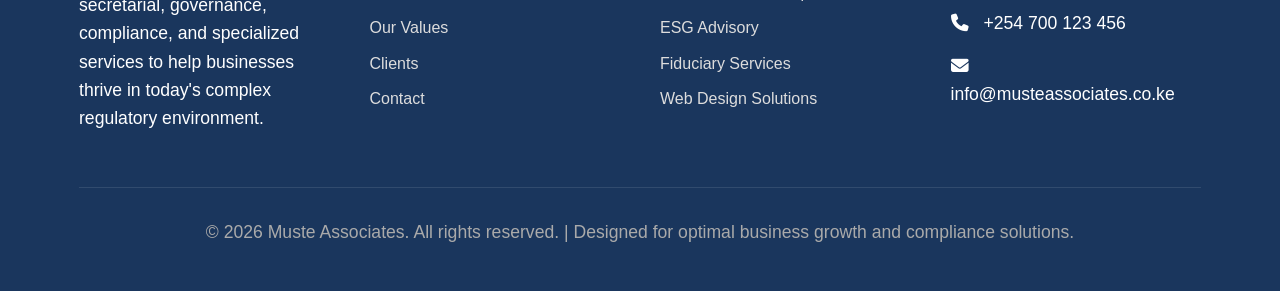
<file: musteassociates1.html>
<!DOCTYPE html>
<html lang="en">
<head>
    <meta charset="UTF-8">
    <meta name="viewport" content="width=device-width, initial-scale=1.0">
    <title>Muste Associates | Premium Corporate Services</title>
    <link rel="stylesheet" href="https://cdnjs.cloudflare.com/ajax/libs/font-awesome/6.4.0/css/all.min.css">
    <style>
        /* Reset and Base Styles */
        * {
            margin: 0;
            padding: 0;
            box-sizing: border-box;
            font-family: 'Segoe UI', Tahoma, Geneva, Verdana, sans-serif;
        }
        
        :root {
            --primary: #1a365d; /* Deep blue */
            --secondary: #d4af37; /* Gold accent */
            --accent: #2d5a8c; /* Lighter blue */
            --light: #f8f9fa;
            --dark: #212529;
            --gray: #6c757d;
            --transition: all 0.3s ease;
        }
        
        html {
            scroll-behavior: smooth;
        }
        
        body {
            color: var(--dark);
            line-height: 1.6;
            overflow-x: hidden;
        }
        
        .container {
            width: 90%;
            max-width: 1200px;
            margin: 0 auto;
            padding: 0 15px;
        }
        
        section {
            padding: 80px 0;
        }
        
        h1, h2, h3, h4 {
            font-weight: 700;
            line-height: 1.3;
            margin-bottom: 20px;
        }
        
        h1 {
            font-size: 3.5rem;
        }
        
        h2 {
            font-size: 2.8rem;
            color: var(--primary);
            text-align: center;
            margin-bottom: 50px;
            position: relative;
        }
        
        h2:after {
            content: '';
            position: absolute;
            bottom: -15px;
            left: 50%;
            transform: translateX(-50%);
            width: 80px;
            height: 4px;
            background: var(--secondary);
        }
        
        h3 {
            font-size: 1.8rem;
            color: var(--primary);
        }
        
        p {
            margin-bottom: 15px;
            font-size: 1.1rem;
        }
        
        .btn {
            display: inline-block;
            background: var(--secondary);
            color: var(--primary);
            padding: 12px 30px;
            border-radius: 4px;
            font-weight: 600;
            text-decoration: none;
            transition: var(--transition);
            border: 2px solid var(--secondary);
            cursor: pointer;
        }
        
        .btn:hover {
            background: transparent;
            color: var(--secondary);
        }
        
        .btn-primary {
            background: var(--primary);
            color: white;
            border-color: var(--primary);
        }
        
        .btn-primary:hover {
            background: transparent;
            color: var(--primary);
        }
        
        /* Header & Navigation */
        header {
            background: white;
            box-shadow: 0 2px 10px rgba(0, 0, 0, 0.1);
            position: fixed;
            width: 100%;
            top: 0;
            z-index: 1000;
        }
        
        .header-container {
            display: flex;
            justify-content: space-between;
            align-items: center;
            padding: 20px 0;
        }
        
        .logo {
            font-size: 1.8rem;
            font-weight: 800;
            color: var(--primary);
            text-decoration: none;
        }
        
        .logo span {
            color: var(--secondary);
        }
        
        nav ul {
            display: flex;
            list-style: none;
        }
        
        nav ul li {
            margin-left: 30px;
        }
        
        nav ul li a {
            color: var(--dark);
            text-decoration: none;
            font-weight: 600;
            font-size: 1.1rem;
            transition: var(--transition);
        }
        
        nav ul li a:hover {
            color: var(--secondary);
        }
        
        .mobile-menu-btn {
            display: none;
            background: none;
            border: none;
            font-size: 1.5rem;
            color: var(--primary);
            cursor: pointer;
        }
        
        /* Hero Section */
        .hero {
            background: linear-gradient(rgba(26, 54, 93, 0.9), rgba(26, 54, 93, 0.9)), url('https://images.unsplash.com/photo-1552664730-d307ca884978?ixlib=rb-4.0.3&auto=format&fit=crop&w=1470&q=80');
            background-size: cover;
            background-position: center;
            color: white;
            text-align: center;
            padding: 180px 0 100px;
            margin-top: 80px;
        }
        
        .hero h1 {
            color: white;
            margin-bottom: 20px;
        }
        
        .hero p {
            font-size: 1.3rem;
            max-width: 700px;
            margin: 0 auto 40px;
        }
        
        /* Services Section */
        .services-grid {
            display: grid;
            grid-template-columns: repeat(auto-fill, minmax(300px, 1fr));
            gap: 30px;
            margin-top: 40px;
        }
        
        .service-card {
            background: white;
            border-radius: 8px;
            overflow: hidden;
            box-shadow: 0 5px 15px rgba(0, 0, 0, 0.08);
            transition: var(--transition);
            padding: 30px;
            border-top: 4px solid var(--secondary);
        }
        
        .service-card:hover {
            transform: translateY(-10px);
            box-shadow: 0 15px 30px rgba(0, 0, 0, 0.15);
        }
        
        .service-icon {
            font-size: 2.5rem;
            color: var(--secondary);
            margin-bottom: 20px;
        }
        
        /* Stats Section */
        .stats {
            background: var(--primary);
            color: white;
            text-align: center;
        }
        
        .stats h2 {
            color: white;
        }
        
        .stats h2:after {
            background: var(--secondary);
        }
        
        .stats-grid {
            display: grid;
            grid-template-columns: repeat(auto-fit, minmax(200px, 1fr));
            gap: 30px;
            margin-top: 50px;
        }
        
        .stat-item h3 {
            font-size: 3rem;
            color: var(--secondary);
            margin-bottom: 10px;
        }
        
        /* Values Section */
        .values-grid {
            display: grid;
            grid-template-columns: repeat(auto-fill, minmax(250px, 1fr));
            gap: 30px;
            margin-top: 40px;
        }
        
        .value-card {
            text-align: center;
            padding: 30px 20px;
            border-radius: 8px;
            background: #f8f9fa;
            transition: var(--transition);
        }
        
        .value-card:hover {
            background: var(--primary);
            color: white;
        }
        
        .value-card:hover h3,
        .value-card:hover .value-icon {
            color: white;
        }
        
        .value-icon {
            font-size: 2.5rem;
            color: var(--secondary);
            margin-bottom: 20px;
        }
        
        /* Clients Section */
        .clients {
            background: #f8f9fa;
        }
        
        .client-logos {
            display: flex;
            justify-content: center;
            flex-wrap: wrap;
            gap: 40px;
            margin-top: 40px;
        }
        
        .client-logo {
            background: white;
            padding: 20px 30px;
            border-radius: 8px;
            box-shadow: 0 3px 10px rgba(0, 0, 0, 0.08);
            font-weight: 700;
            color: var(--primary);
            min-width: 180px;
            text-align: center;
        }
        
        /* Contact Section */
        .contact-container {
            display: grid;
            grid-template-columns: repeat(auto-fit, minmax(300px, 1fr));
            gap: 50px;
            margin-top: 40px;
        }
        
        .contact-form {
            background: #f8f9fa;
            padding: 40px;
            border-radius: 8px;
        }
        
        .form-group {
            margin-bottom: 20px;
        }
        
        .form-group label {
            display: block;
            margin-bottom: 8px;
            font-weight: 600;
        }
        
        .form-control {
            width: 100%;
            padding: 12px 15px;
            border: 1px solid #ddd;
            border-radius: 4px;
            font-size: 1rem;
        }
        
        .form-control:focus {
            outline: none;
            border-color: var(--secondary);
        }
        
        /* Footer */
        footer {
            background: var(--primary);
            color: white;
            padding: 60px 0 30px;
        }
        
        .footer-container {
            display: grid;
            grid-template-columns: repeat(auto-fit, minmax(250px, 1fr));
            gap: 40px;
            margin-bottom: 40px;
        }
        
        .footer-logo {
            font-size: 1.8rem;
            font-weight: 800;
            margin-bottom: 20px;
        }
        
        .footer-logo span {
            color: var(--secondary);
        }
        
        .footer-links h4 {
            color: white;
            margin-bottom: 20px;
            font-size: 1.3rem;
        }
        
        .footer-links ul {
            list-style: none;
        }
        
        .footer-links ul li {
            margin-bottom: 10px;
        }
        
        .footer-links ul li a {
            color: #ddd;
            text-decoration: none;
            transition: var(--transition);
        }
        
        .footer-links ul li a:hover {
            color: var(--secondary);
            padding-left: 5px;
        }
        
        .copyright {
            text-align: center;
            padding-top: 30px;
            border-top: 1px solid rgba(255, 255, 255, 0.1);
            color: #aaa;
            font-size: 0.9rem;
        }
        
        /* Responsive Design */
        @media (max-width: 992px) {
            h1 {
                font-size: 2.8rem;
            }
            
            h2 {
                font-size: 2.3rem;
            }
            
            section {
                padding: 60px 0;
            }
        }
        
        @media (max-width: 768px) {
            .mobile-menu-btn {
                display: block;
            }
            
            nav ul {
                position: fixed;
                top: 80px;
                left: -100%;
                width: 100%;
                flex-direction: column;
                background: white;
                box-shadow: 0 10px 10px rgba(0, 0, 0, 0.1);
                transition: 0.3s;
                padding: 20px 0;
            }
            
            nav ul.active {
                left: 0;
            }
            
            nav ul li {
                margin: 0;
                text-align: center;
                padding: 15px 0;
                border-bottom: 1px solid #eee;
            }
            
            .hero {
                padding: 150px 0 80px;
            }
        }
        
        @media (max-width: 576px) {
            h1 {
                font-size: 2.2rem;
            }
            
            h2 {
                font-size: 1.8rem;
            }
            
            .hero p {
                font-size: 1.1rem;
            }
            
            .service-card, .contact-form {
                padding: 20px;
            }
        }
    </style>
</head>
<body>
    <!-- Header & Navigation -->
    <header>
        <div class="container header-container">
            <a href="#" class="logo">Muste<span>Associates</span></a>
            
            <button class="mobile-menu-btn" id="mobileMenuBtn">
                <i class="fas fa-bars"></i>
            </button>
            
            <nav>
                <ul id="mainNav">
                    <li><a href="#home">Home</a></li>
                    <li><a href="#services">Services</a></li>
                    <li><a href="#values">Our Values</a></li>
                    <li><a href="#clients">Clients</a></li>
                    <li><a href="#contact">Contact</a></li>
                </ul>
            </nav>
        </div>
    </header>

    <!-- Hero Section -->
    <section class="hero" id="home">
        <div class="container">
            <h1>Your Trusted Partner for Premium Corporate Services</h1>
            <p>Muste Associates provides expert corporate secretarial, governance, compliance, and specialized services to help your business thrive in today's complex regulatory environment.</p>
            <a href="#services" class="btn">Explore Our Services</a>
            <a href="#contact" class="btn btn-primary" style="margin-left: 15px;">Contact Us Today</a>
        </div>
    </section>

    <!-- Services Section -->
    <section id="services">
        <div class="container">
            <h2>Our Professional Services</h2>
            <p style="text-align: center; max-width: 800px; margin: 0 auto 30px;">We offer a comprehensive suite of corporate services designed to support your business at every stage of growth and development.</p>
            
            <div class="services-grid">
                <div class="service-card">
                    <div class="service-icon">
                        <i class="fas fa-building"></i>
                    </div>
                    <h3>Corporate Secretarial Services</h3>
                    <p>Complete company registration, statutory record maintenance, minute taking, annual return filings, and compliance monitoring to ensure your business meets all legal requirements.</p>
                </div>
                
                <div class="service-card">
                    <div class="service-icon">
                        <i class="fas fa-balance-scale"></i>
                    </div>
                    <h3>Governance & Compliance</h3>
                    <p>Implementing best practice corporate governance frameworks, board evaluation, regulatory compliance assessments, and policy development to enhance organizational integrity.</p>
                </div>
                
                <div class="service-card">
                    <div class="service-icon">
                        <i class="fas fa-chart-line"></i>
                    </div>
                    <h3>ESG Advisory Services</h3>
                    <p>Guidance on environmental, social and governance factors that are increasingly important for business sustainability, profitability, and stakeholder confidence.</p>
                </div>
                
                <div class="service-card">
                    <div class="service-icon">
                        <i class="fas fa-handshake"></i>
                    </div>
                    <h3>Fiduciary Services</h3>
                    <p>Acting as authorized signatories on client company bank accounts, managing client funds in escrow, and providing independent directorship services when required.</p>
                </div>
                
                <div class="service-card">
                    <div class="service-icon">
                        <i class="fas fa-file-contract"></i>
                    </div>
                    <h3>Regulatory Reporting</h3>
                    <p>Timely and accurate submission of all required regulatory documents, handling of unclaimed financial assets, and shareholder services management.</p>
                </div>
                
                <div class="service-card">
                    <div class="service-icon">
                        <i class="fas fa-laptop-code"></i>
                    </div>
                    <h3>Web Design & Digital Solutions</h3>
                    <p>Professional website design and development, digital branding, online presence optimization, and custom web applications tailored to your business needs.</p>
                </div>
            </div>
        </div>
    </section>

    <!-- Stats Section -->
    <section class="stats">
        <div class="container">
            <h2>Our Track Record</h2>
            
            <div class="stats-grid">
                <div class="stat-item">
                    <h3>250+</h3>
                    <p>Successful Projects</p>
                </div>
                
                <div class="stat-item">
                    <h3>150+</h3>
                    <p>Satisfied Clients</p>
                </div>
                
                <div class="stat-item">
                    <h3>98%</h3>
                    <p>Client Retention Rate</p>
                </div>
                
                <div class="stat-item">
                    <h3>10+</h3>
                    <p>Years of Experience</p>
                </div>
            </div>
        </div>
    </section>

    <!-- Values Section -->
    <section id="values">
        <div class="container">
            <h2>Our Core Values</h2>
            <p style="text-align: center; max-width: 800px; margin: 0 auto 30px;">At Muste Associates, our values guide everything we do, ensuring we deliver exceptional service with integrity and commitment.</p>
            
            <div class="values-grid">
                <div class="value-card">
                    <div class="value-icon">
                        <i class="fas fa-user-secret"></i>
                    </div>
                    <h3>Confidentiality</h3>
                    <p>We respect and protect our clients' privacy and sensitive business information at all times.</p>
                </div>
                
                <div class="value-card">
                    <div class="value-icon">
                        <i class="fas fa-medal"></i>
                    </div>
                    <h3>Excellence</h3>
                    <p>We perform our work to the highest possible standards, continually improving our services.</p>
                </div>
                
                <div class="value-card">
                    <div class="value-icon">
                        <i class="fas fa-handshake"></i>
                    </div>
                    <h3>Commitment</h3>
                    <p>We are dedicated to going above and beyond to meet our clients' needs and expectations.</p>
                </div>
                
                <div class="value-card">
                    <div class="value-icon">
                        <i class="fas fa-balance-scale"></i>
                    </div>
                    <h3>Integrity</h3>
                    <p>We operate with honesty and transparency, always doing what is right for our clients.</p>
                </div>
            </div>
        </div>
    </section>

    <!-- Clients Section -->
    <section class="clients" id="clients">
        <div class="container">
            <h2>Our Esteemed Clients</h2>
            <p style="text-align: center; max-width: 800px; margin: 0 auto 30px;">We are proud to serve a diverse range of businesses across multiple sectors, from startups to established corporations.</p>
            
            <div class="client-logos">
                <div class="client-logo">CorpTrust Limited</div>
                <div class="client-logo">Eastgate Holdings</div>
                <div class="client-logo">Prime Ventures</div>
                <div class="client-logo">Global Logistics Co.</div>
                <div class="client-logo">Summit Manufacturing</div>
                <div class="client-logo">Phoenix Enterprises</div>
            </div>
        </div>
    </section>

    <!-- Contact Section -->
    <section id="contact">
        <div class="container">
            <h2>Get In Touch With Us</h2>
            <p style="text-align: center; max-width: 800px; margin: 0 auto 30px;">Ready to elevate your business with our professional services? Contact us today for a consultation.</p>
            
            <div class="contact-container">
                <div class="contact-info">
                    <h3>Contact Information</h3>
                    <p><i class="fas fa-map-marker-alt" style="color: var(--secondary); margin-right: 10px;"></i> Business Plaza, 5th Floor, Nairobi, Kenya</p>
                    <p><i class="fas fa-phone" style="color: var(--secondary); margin-right: 10px;"></i> +254 700 123 456</p>
                    <p><i class="fas fa-envelope" style="color: var(--secondary); margin-right: 10px;"></i> info@musteassociates.co.ke</p>
                    <p><i class="fas fa-clock" style="color: var(--secondary); margin-right: 10px;"></i> Mon-Fri: 8:00 AM - 5:00 PM</p>
                    
                    <h3 style="margin-top: 30px;">Why Choose Muste Associates?</h3>
                    <p>Our team of qualified professionals brings extensive experience in corporate services, ensuring your business remains compliant while optimizing operations for growth and success.</p>
                </div>
                
                <div class="contact-form">
                    <h3>Send Us a Message</h3>
                    <form id="contactForm">
                        <div class="form-group">
                            <label for="name">Full Name *</label>
                            <input type="text" id="name" class="form-control" required>
                        </div>
                        
                        <div class="form-group">
                            <label for="email">Email Address *</label>
                            <input type="email" id="email" class="form-control" required>
                        </div>
                        
                        <div class="form-group">
                            <label for="phone">Phone Number</label>
                            <input type="tel" id="phone" class="form-control">
                        </div>
                        
                        <div class="form-group">
                            <label for="service">Service Interested In</label>
                            <select id="service" class="form-control">
                                <option value="">Select a service</option>
                                <option value="secretarial">Corporate Secretarial</option>
                                <option value="governance">Governance & Compliance</option>
                                <option value="esg">ESG Advisory</option>
                                <option value="fiduciary">Fiduciary Services</option>
                                <option value="web">Web Design & Digital Solutions</option>
                            </select>
                        </div>
                        
                        <div class="form-group">
                            <label for="message">Your Message *</label>
                            <textarea id="message" class="form-control" rows="5" required></textarea>
                        </div>
                        
                        <button type="submit" class="btn btn-primary" style="width: 100%;">Submit Message</button>
                    </form>
                </div>
            </div>
        </div>
    </section>

    <!-- Footer -->
    <footer>
        <div class="container">
            <div class="footer-container">
                <div class="footer-about">
                    <div class="footer-logo">Muste<span>Associates</span></div>
                    <p>Providing premium corporate secretarial, governance, compliance, and specialized services to help businesses thrive in today's complex regulatory environment.</p>
                </div>
                
                <div class="footer-links">
                    <h4>Quick Links</h4>
                    <ul>
                        <li><a href="#home">Home</a></li>
                        <li><a href="#services">Services</a></li>
                        <li><a href="#values">Our Values</a></li>
                        <li><a href="#clients">Clients</a></li>
                        <li><a href="#contact">Contact</a></li>
                    </ul>
                </div>
                
                <div class="footer-links">
                    <h4>Our Services</h4>
                    <ul>
                        <li><a href="#services">Corporate Secretarial</a></li>
                        <li><a href="#services">Governance & Compliance</a></li>
                        <li><a href="#services">ESG Advisory</a></li>
                        <li><a href="#services">Fiduciary Services</a></li>
                        <li><a href="#services">Web Design Solutions</a></li>
                    </ul>
                </div>
                
                <div class="footer-contact">
                    <h4>Contact Info</h4>
                    <p><i class="fas fa-map-marker-alt" style="margin-right: 10px;"></i> Business Plaza, 5th Floor, Nairobi</p>
                    <p><i class="fas fa-phone" style="margin-right: 10px;"></i> +254 700 123 456</p>
                    <p><i class="fas fa-envelope" style="margin-right: 10px;"></i> info@musteassociates.co.ke</p>
                </div>
            </div>
            
            <div class="copyright">
                <p>&copy; 2026 Muste Associates. All rights reserved. | Designed for optimal business growth and compliance solutions.</p>
            </div>
        </div>
    </footer>

    <script>
        // Mobile menu toggle
        const mobileMenuBtn = document.getElementById('mobileMenuBtn');
        const mainNav = document.getElementById('mainNav');
        
        mobileMenuBtn.addEventListener('click', () => {
            mainNav.classList.toggle('active');
            mobileMenuBtn.innerHTML = mainNav.classList.contains('active') 
                ? '<i class="fas fa-times"></i>' 
                : '<i class="fas fa-bars"></i>';
        });
        
        // Close mobile menu when clicking on a link
        const navLinks = document.querySelectorAll('nav ul li a');
        navLinks.forEach(link => {
            link.addEventListener('click', () => {
                mainNav.classList.remove('active');
                mobileMenuBtn.innerHTML = '<i class="fas fa-bars"></i>';
            });
        });
        
        // Contact form submission with mailto
        const contactForm = document.getElementById('contactForm');
        contactForm.addEventListener('submit', (e) => {
            e.preventDefault();
            
            // Get form values
            const name = document.getElementById('name').value;
            const email = document.getElementById('email').value;
            const phone = document.getElementById('phone').value;
            const service = document.getElementById('service').value;
            const message = document.getElementById('message').value;
            
            // Simple form validation
            if (!name || !email || !message) {
                alert('Please fill in all required fields (name, email, and message).');
                return;
            }
            
            // Create mailto URL
            const subject = `New Contact from Muste Associates Website`;
            const body = `Name: ${name}%0D%0AEmail: ${email}%0D%0APhone: ${phone}%0D%0AService Interested In: ${service}%0D%0A%0D%0AMessage:%0D%0A${message}`;
            
            // Create mailto link
            const mailtoLink = `mailto:info@musteassociates.co.ke?subject=${encodeURIComponent(subject)}&body=${encodeURIComponent(body)}`;
            
            // Open mailto link in new window
            window.open(mailtoLink, '_blank');
            
            // Show confirmation message
            alert(`Thank you ${name}! Your message is being sent to info@musteassociates.co.ke.`);
            
            // Reset form
            contactForm.reset();
        });
        
        // Smooth scrolling for anchor links
        document.querySelectorAll('a[href^="#"]').forEach(anchor => {
            anchor.addEventListener('click', function(e) {
                e.preventDefault();
                
                const targetId = this.getAttribute('href');
                if (targetId === '#') return;
                
                const targetElement = document.querySelector(targetId);
                if (targetElement) {
                    window.scrollTo({
                        top: targetElement.offsetTop - 80,
                        behavior: 'smooth'
                    });
                }
            });
        });
    </script>
</body>
</html>
</file>
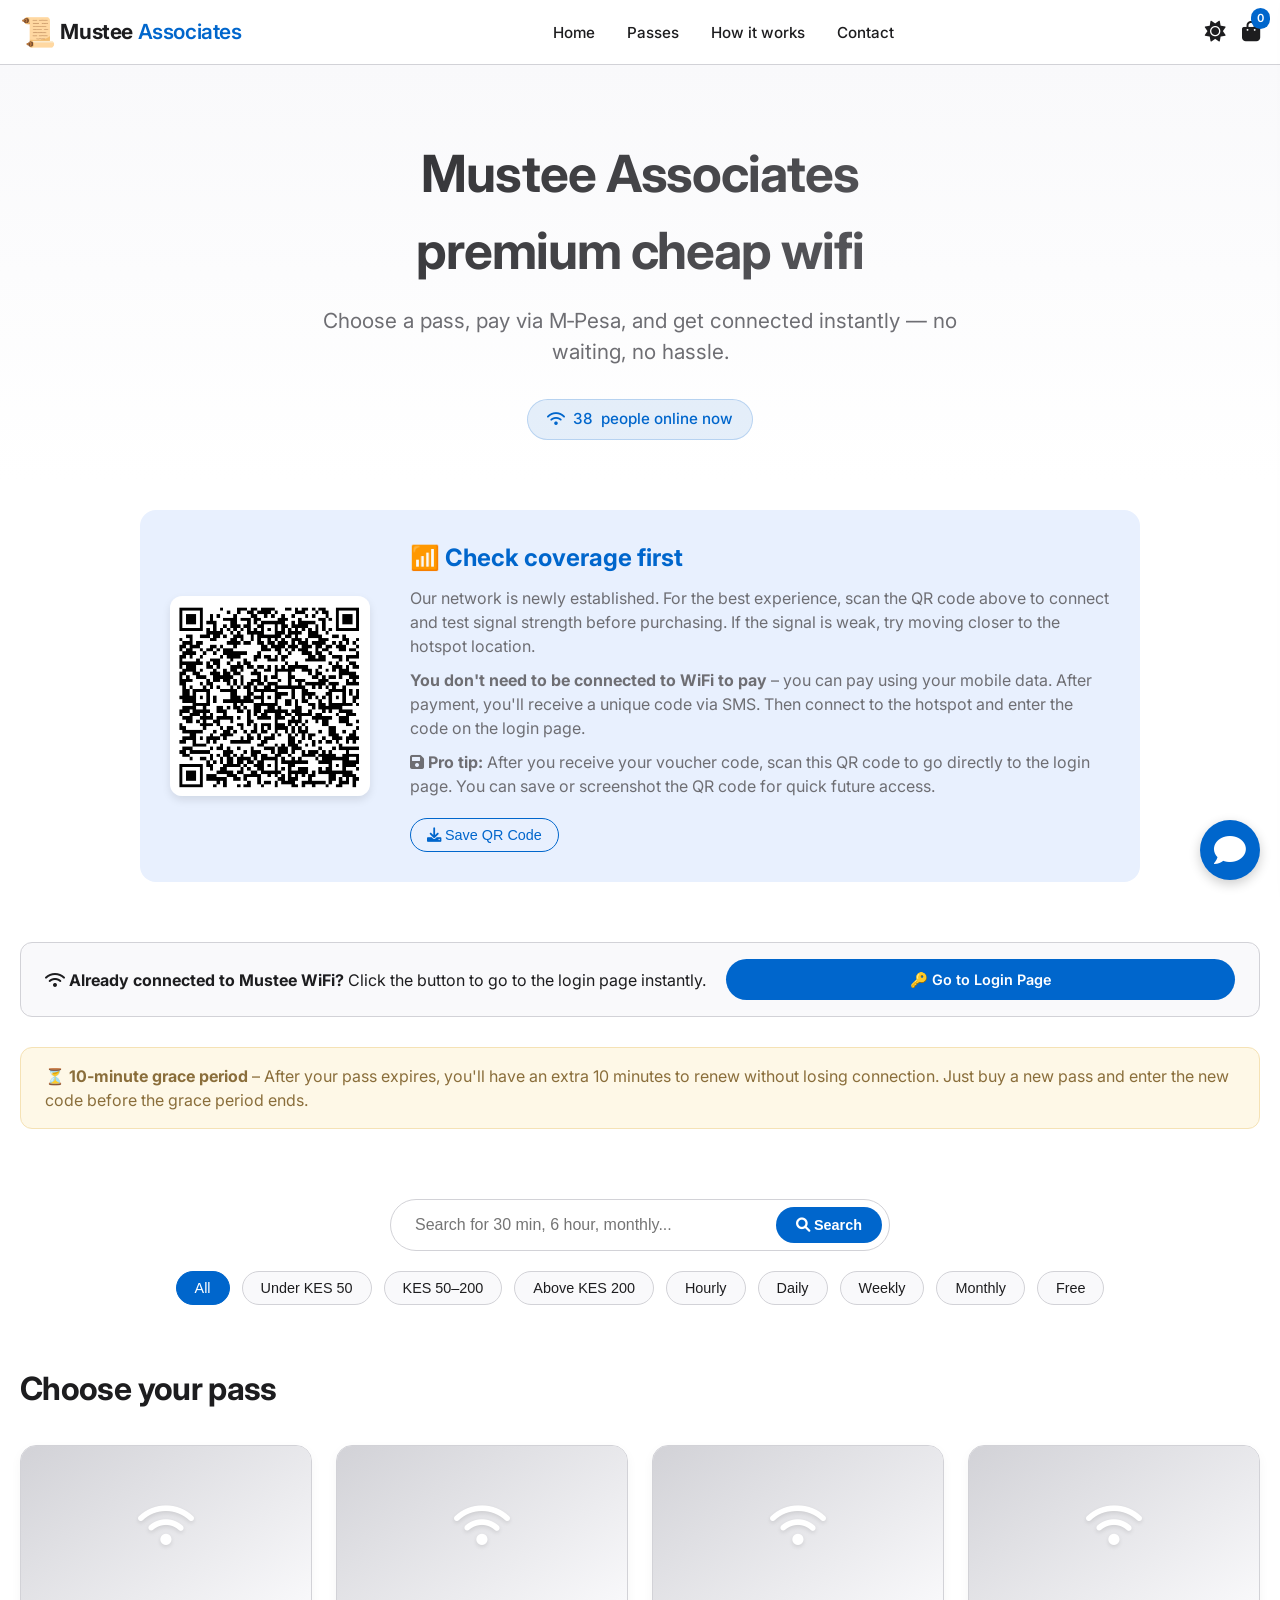
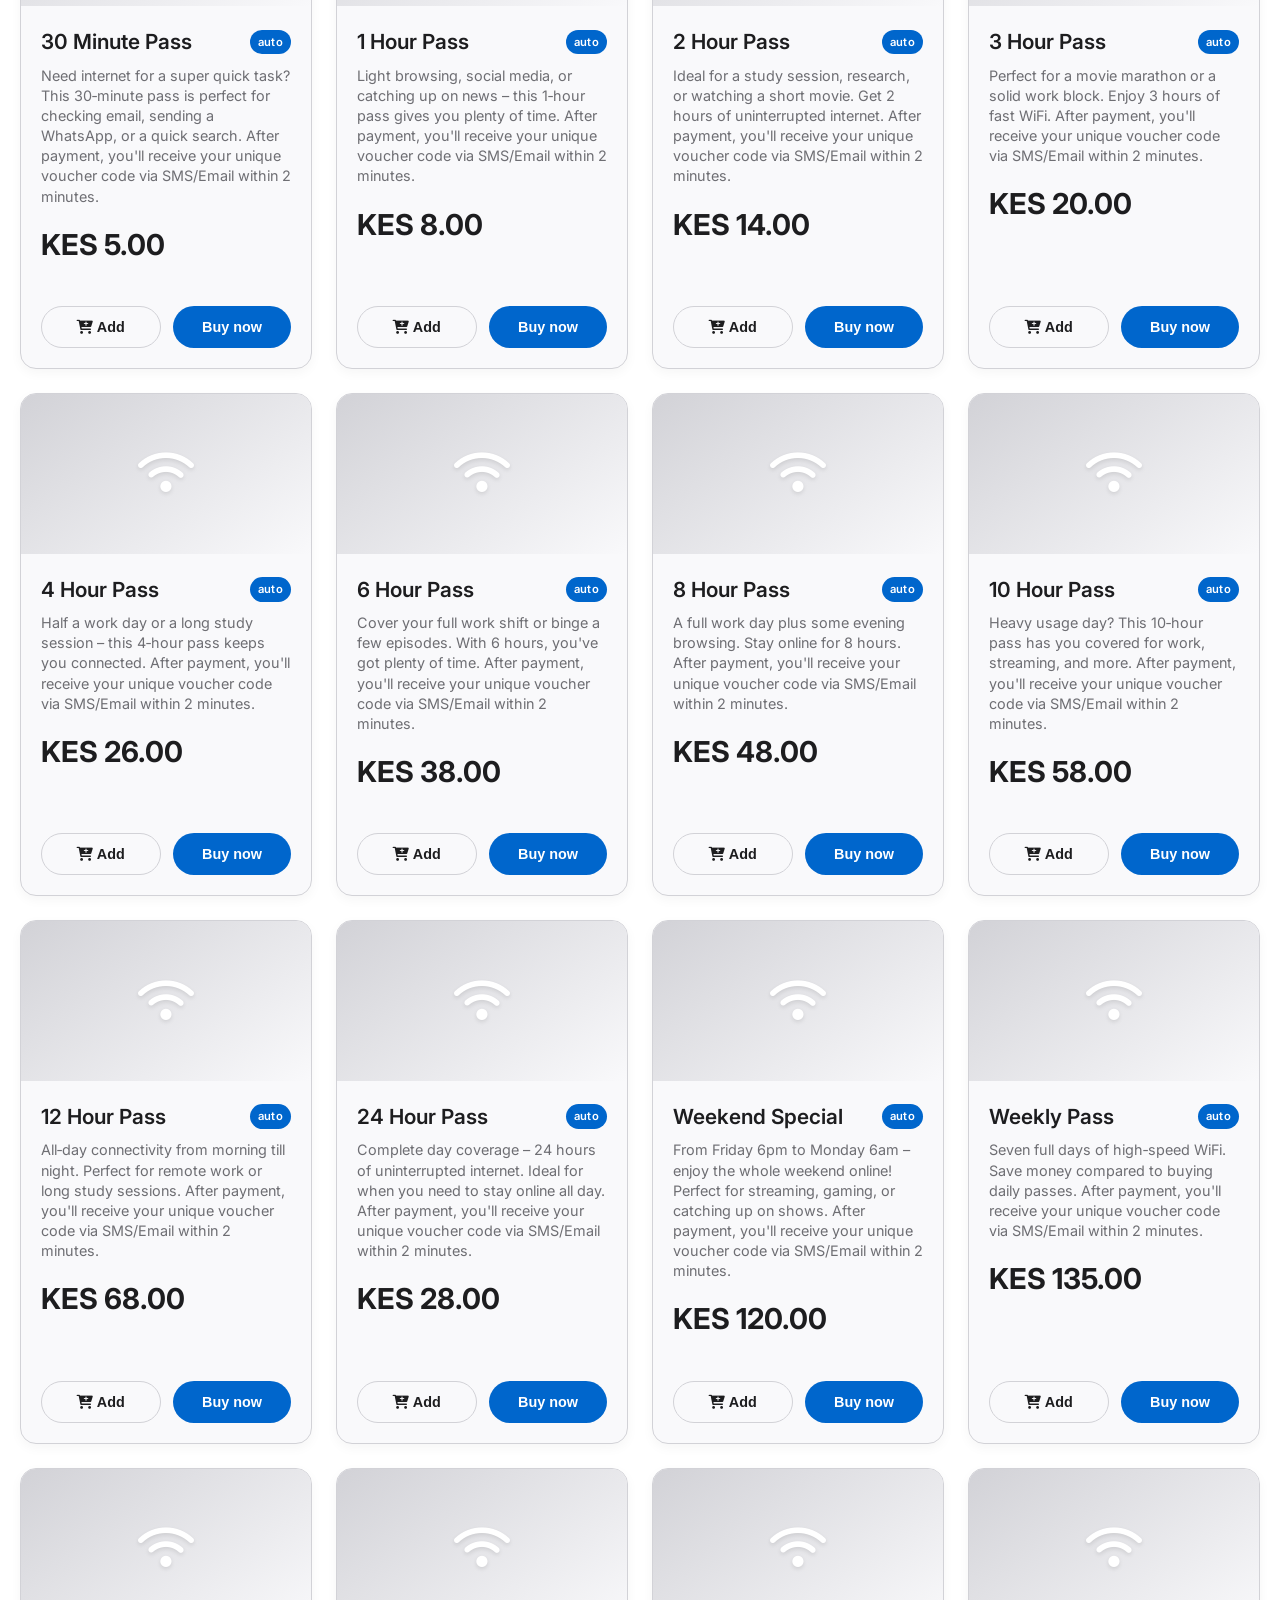
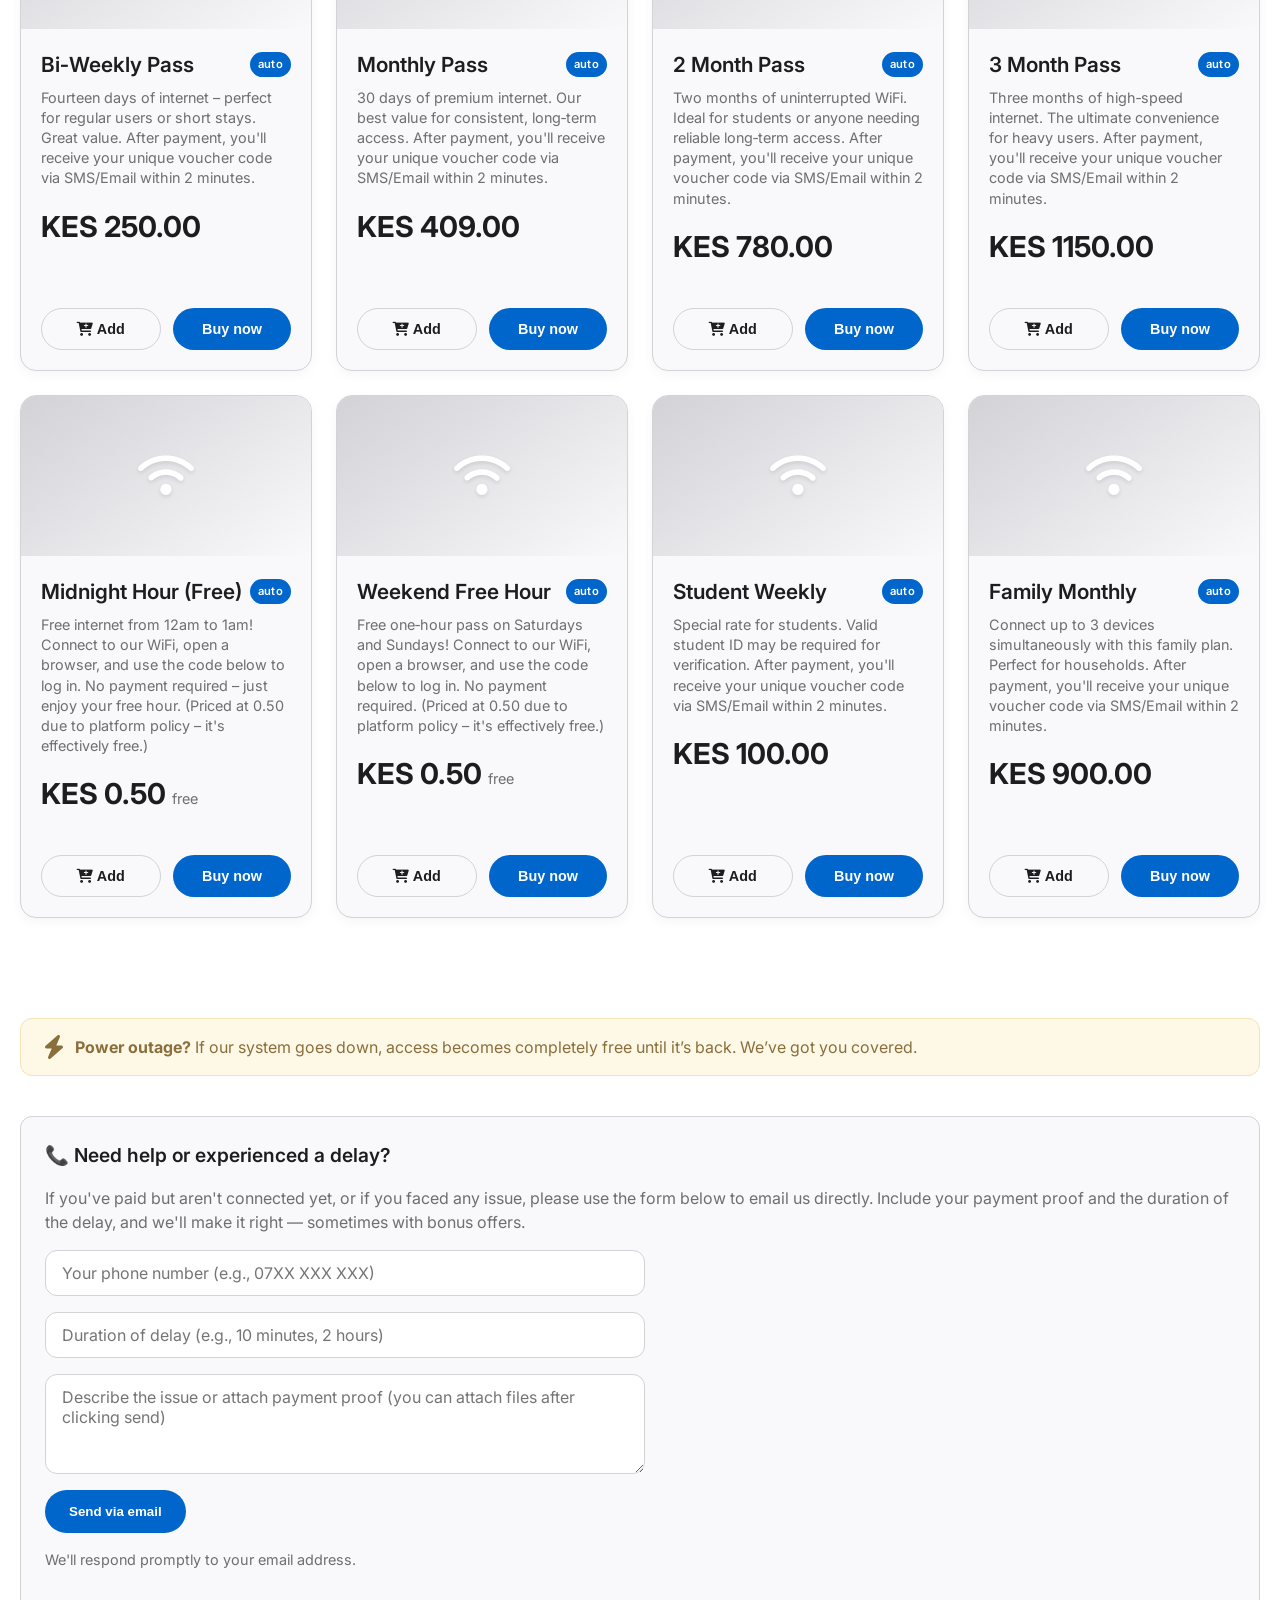
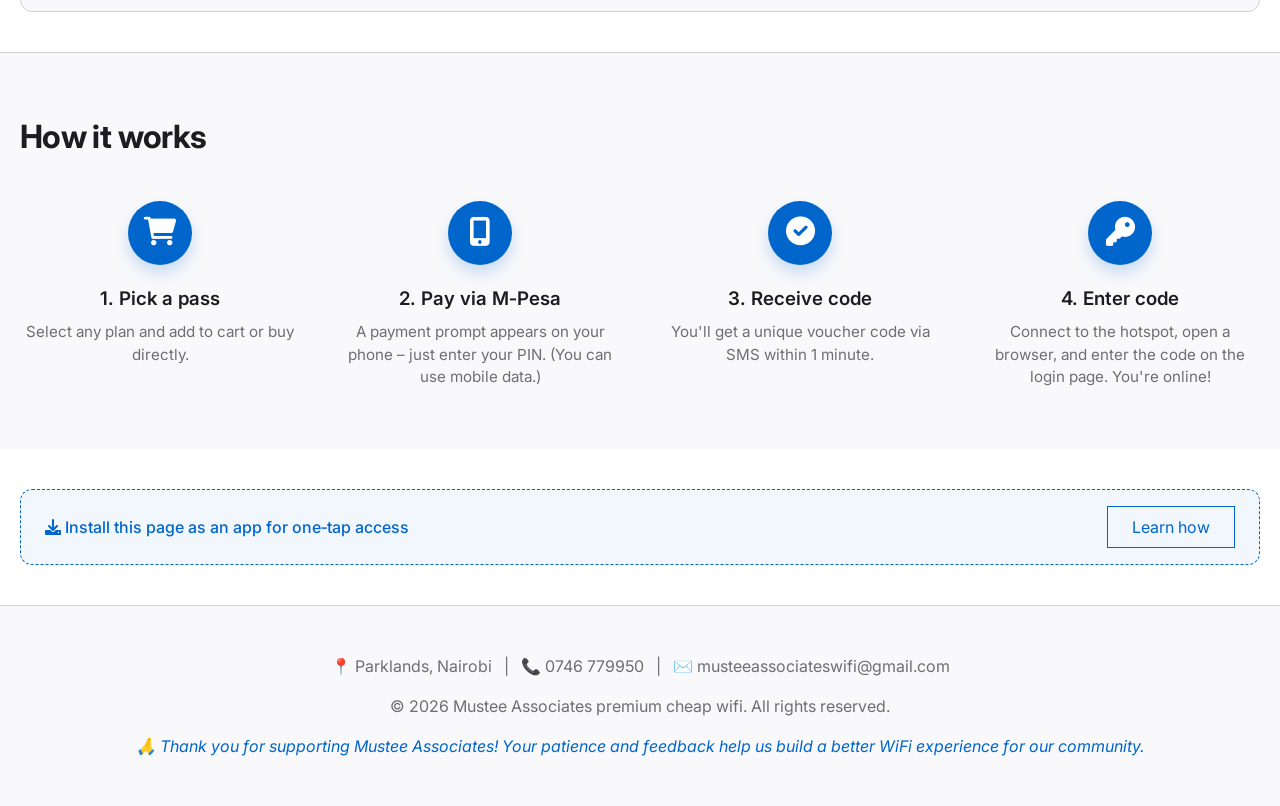
<file: wifi/index1.html>
<!DOCTYPE html>
<html lang="en">
<head>
    <meta charset="UTF-8">
    <meta name="viewport" content="width=device-width, initial-scale=1.0, maximum-scale=1.0, user-scalable=yes">
    <title>Mustee Associates · premium cheap wifi</title>
    <!-- PWA manifest (inline) -->
    <link rel="manifest" href="#">
    <meta name="theme-color" content="#0066CC" id="theme-color">
    <!-- Favicon: scroll emoji (custom) -->
    <link rel="icon" href="data:image/svg+xml,%3Csvg xmlns='http://www.w3.org/2000/svg' viewBox='0 0 100 100'%3E%3Ctext y='.9em' font-size='90'%3E📜%3C/text%3E%3C/svg%3E">
    <!-- Fonts & Icons -->
    <link rel="preconnect" href="https://fonts.googleapis.com">
    <link rel="preconnect" href="https://fonts.gstatic.com" crossorigin>
    <link href="https://fonts.googleapis.com/css2?family=Inter:opsz,wght@14..32,400;14..32,500;14..32,600;14..32,700&display=swap" rel="stylesheet">
    <link rel="stylesheet" href="https://cdnjs.cloudflare.com/ajax/libs/font-awesome/6.0.0-beta3/css/all.min.css">
    <!-- External CSS Link -->
    <link rel="stylesheet" href="styles.css">
</head>
<body>
    <!-- Install prompt (shown if PWA eligible) -->
    <div class="install-prompt" id="installPrompt">
        <span>Install Mustee WiFi for quick access</span>
        <button id="installBtn">Install</button>
    </div>

    <header>
        <div class="container">
            <div class="logo">
                <a href="/">
                    <span style="font-size:1.8rem; line-height:1;">📜</span>
                    Mustee<span>Associates</span>
                </a>
            </div>
            <nav>
                <ul>
                    <li><a href="#home">Home</a></li>
                    <li><a href="#products">Passes</a></li>
                    <li><a href="#guide">How it works</a></li>
                    <li><a href="#contact">Contact</a></li>
                </ul>
            </nav>
            <div class="header-actions">
                <div class="dark-mode-toggle" id="darkModeToggle">
                    <i class="fas fa-sun" id="darkModeIcon"></i>
                </div>
                <div class="cart-icon" id="cartIcon">
                    <i class="fas fa-shopping-bag"></i>
                    <span class="cart-count" id="cartCount">0</span>
                </div>
            </div>
        </div>
    </header>

    <main>
        <!-- Hero / Home -->
        <section id="home" class="hero">
            <div class="container">
                <h1>Mustee Associates<br>premium cheap wifi</h1>
                <p>Choose a pass, pay via M‑Pesa, and get connected instantly — no waiting, no hassle.</p>
                <div class="live-counter" id="liveCounter" title="Real‑time visitors (approx.)">
                    <i class="fas fa-wifi"></i> <span id="userCount">37</span> people online now
                </div>
            </div>
        </section>

        <!-- QR Code & Coverage Note (centered) -->
        <div class="container" style="display: flex; justify-content: center;">
            <div class="qr-coverage">
                <img src="/wifi/musteeassociatespremiumcheapwifi.png" alt="Scan to connect to MusteeAssociatesPremiumCheapWiFi">
                <div>
                    <h3>📶 Check coverage first</h3>
                    <p>Our network is newly established. For the best experience, scan the QR code above to connect and test signal strength before purchasing. If the signal is weak, try moving closer to the hotspot location.</p>
                    <p><strong>You don't need to be connected to WiFi to pay</strong> – you can pay using your mobile data. After payment, you'll receive a unique code via SMS. Then connect to the hotspot and enter the code on the login page.</p>
                    <p><i class="fas fa-save"></i> <strong>Pro tip:</strong> After you receive your voucher code, scan this QR code to go directly to the login page. You can save or screenshot the QR code for quick future access.</p>
                    <button class="btn-outline" onclick="alert('Save this QR code as an image (screenshot) to use anytime you need to log in.')"><i class="fas fa-download"></i> Save QR Code</button>
                </div>
            </div>
        </div>

        <!-- Login Shortcut for connected users -->
        <div class="container">
            <div class="login-shortcut">
                <p><i class="fas fa-wifi"></i> <strong>Already connected to Mustee WiFi?</strong> Click the button to go to the login page instantly.</p>
                <a href="http://192.168.5.1" target="_blank" class="btn btn-primary">🔑 Go to Login Page</a>
            </div>
        </div>

        <!-- Grace Period Note -->
        <div class="container">
            <div class="grace-note">
                <p><strong>⏳ 10‑minute grace period</strong> – After your pass expires, you'll have an extra 10 minutes to renew without losing connection. Just buy a new pass and enter the new code before the grace period ends.</p>
            </div>
        </div>

        <!-- Search & Filters -->
        <section class="filter-section">
            <div class="container">
                <div class="search-box">
                    <input type="text" id="searchInput" placeholder="Search for 30 min, 6 hour, monthly...">
                    <button id="searchBtn"><i class="fas fa-search"></i> Search</button>
                </div>
                <div class="filter-buttons" id="filterButtons">
                    <button class="filter-btn active" data-filter="all">All</button>
                    <button class="filter-btn" data-filter="under50">Under KES 50</button>
                    <button class="filter-btn" data-filter="50to200">KES 50–200</button>
                    <button class="filter-btn" data-filter="above200">Above KES 200</button>
                    <button class="filter-btn" data-filter="hourly">Hourly</button>
                    <button class="filter-btn" data-filter="daily">Daily</button>
                    <button class="filter-btn" data-filter="weekly">Weekly</button>
                    <button class="filter-btn" data-filter="monthly">Monthly</button>
                    <button class="filter-btn" data-filter="free">Free</button>
                </div>
            </div>
        </section>

        <!-- Products -->
        <section id="products" class="products-section">
            <div class="container">
                <h2 class="section-title">Choose your pass</h2>
                <div class="product-grid" id="productGrid">
                    <!-- Products injected by JS -->
                </div>
            </div>
        </section>

        <!-- Outage disclaimer -->
        <div class="container">
            <div class="disclaimer">
                <i class="fas fa-bolt"></i>
                <span><strong>Power outage?</strong> If our system goes down, access becomes completely free until it’s back. We’ve got you covered.</span>
            </div>
        </div>

        <!-- Support section for delays/issues -->
        <div class="container">
            <div class="support-section">
                <h3>📞 Need help or experienced a delay?</h3>
                <p>If you've paid but aren't connected yet, or if you faced any issue, please use the form below to email us directly. Include your payment proof and the duration of the delay, and we'll make it right — sometimes with bonus offers.</p>
                <div class="support-form">
                    <input type="text" placeholder="Your phone number (e.g., 07XX XXX XXX)" id="supportPhone">
                    <input type="text" placeholder="Duration of delay (e.g., 10 minutes, 2 hours)" id="supportDuration">
                    <textarea placeholder="Describe the issue or attach payment proof (you can attach files after clicking send)"></textarea>
                    <button id="supportBtn">Send via email</button>
                </div>
                <p style="margin-top:1rem; font-size:0.9rem; color:var(--text-secondary);">We'll respond promptly to your email address.</p>
            </div>
        </div>

        <!-- How it works -->
        <section id="guide" class="guide-section">
            <div class="container">
                <h2 class="section-title text-center">How it works</h2>
                <div class="guide-steps">
                    <div class="step">
                        <div class="step-icon"><i class="fas fa-cart-shopping"></i></div>
                        <h3>1. Pick a pass</h3>
                        <p>Select any plan and add to cart or buy directly.</p>
                    </div>
                    <div class="step">
                        <div class="step-icon"><i class="fas fa-mobile-alt"></i></div>
                        <h3>2. Pay via M‑Pesa</h3>
                        <p>A payment prompt appears on your phone – just enter your PIN. (You can use mobile data.)</p>
                    </div>
                    <div class="step">
                        <div class="step-icon"><i class="fas fa-check-circle"></i></div>
                        <h3>3. Receive code</h3>
                        <p>You'll get a unique voucher code via SMS within 1 minute.</p>
                    </div>
                    <div class="step">
                        <div class="step-icon"><i class="fas fa-key"></i></div>
                        <h3>4. Enter code</h3>
                        <p>Connect to the hotspot, open a browser, and enter the code on the login page. You're online!</p>
                    </div>
                </div>
            </div>
        </section>

        <!-- Install app instruction -->
        <div class="container">
            <div class="install-note">
                <p><i class="fas fa-download"></i> Install this page as an app for one‑tap access</p>
                <a href="#" class="btn-outline" id="showInstallHelp">Learn how</a>
            </div>
        </div>
    </main>

    <!-- Cart Sidebar -->
    <div class="cart-sidebar" id="cartSidebar">
        <div class="cart-header">
            <h3>Your cart</h3>
            <button class="close-cart" id="closeCartBtn">&times;</button>
        </div>
        <ul class="cart-items" id="cartItemsList">
            <!-- dynamic -->
        </ul>
        <div class="cart-footer">
            <div class="cart-total" id="cartTotal">Total: KES 0</div>
            <!-- Checkout All button removed – users buy one pass at a time -->
        </div>
    </div>

    <footer id="contact">
        <div class="container">
            <p>📍 Parklands, Nairobi &nbsp; | &nbsp; 📞 0746 779950 &nbsp; | &nbsp; ✉️ musteeassociateswifi@gmail.com</p>
            <p style="margin-top: 1rem;">&copy; 2026 Mustee Associates premium cheap wifi. All rights reserved.</p>
            <p class="thank-you">🙏 Thank you for supporting Mustee Associates! Your patience and feedback help us build a better WiFi experience for our community.</p>
        </div>
    </footer>

    <!-- Chat Widget -->
    <div class="chat-widget">
        <div class="chat-button" id="chatButton">
            <i class="fas fa-comment"></i>
        </div>
        <div class="chat-panel" id="chatPanel">
            <div class="chat-header-panel">
                <h3><i class="fas fa-robot"></i> WiFi Assistant</h3>
                <button id="closeChatBtn">&times;</button>
            </div>
            <div class="chat-messages" id="chatMessages">
                <!-- messages appear here -->
            </div>
            <div class="chat-input-area">
                <input type="text" id="chatInput" placeholder="Ask about passes, connection, etc.">
                <button id="chatSendBtn" disabled><i class="fas fa-paper-plane"></i></button>
            </div>
        </div>
    </div>

    <!-- External JS Link -->
    <script src="app.js"></script>
</body>
</html>
</file>
<file: wifi/styles.css>
/* ========== RESET & VARIABLES (LIGHT MODE DEFAULT) ========== */
* {
    margin: 0;
    padding: 0;
    box-sizing: border-box;
}
:root {
    --bg: #ffffff;
    --surface: #f9f9fb;
    --primary: #0066CC;
    --primary-dark: #004999;
    --text: #1d1d1f;
    --text-secondary: #6e6e73;
    --border: #d2d2d7;
    --shadow: 0 4px 12px rgba(0,0,0,0.04);
    --shadow-hover: 0 12px 24px rgba(0,0,0,0.08);
    --radius: 16px;
    --spacing: 24px;
    --qr-bg: #e8f0fe;
    --grace-bg: #fef8e7;
    --grace-border: #f5e2b5;
    --grace-text: #8a6e3b;
}
/* Dark mode variables */
body.dark-mode {
    --bg: #1d1d1f;
    --surface: #2c2c2e;
    --primary: #0a84ff;
    --primary-dark: #0066CC;
    --text: #f5f5f7;
    --text-secondary: #a1a1a6;
    --border: #3a3a3c;
    --shadow: 0 4px 12px rgba(0,0,0,0.3);
    --shadow-hover: 0 12px 24px rgba(0,0,0,0.5);
    --qr-bg: #1e2a3a;
    --grace-bg: #2a2a1e;
    --grace-border: #5e5e3a;
    --grace-text: #d4b76e;
}
body {
    font-family: 'Inter', -apple-system, BlinkMacSystemFont, sans-serif;
    background: var(--bg);
    color: var(--text);
    line-height: 1.5;
    -webkit-font-smoothing: antialiased;
    overflow-x: hidden;
    transition: background-color 0.3s, color 0.3s;
}
.container {
    max-width: 1280px;
    margin: 0 auto;
    padding: 0 20px;
}
/* ========== HEADER ========== */
header {
    background: rgba(var(--bg), 0.8);
    backdrop-filter: blur(20px);
    -webkit-backdrop-filter: blur(20px);
    border-bottom: 1px solid var(--border);
    position: sticky;
    top: 0;
    z-index: 100;
}
header .container {
    display: flex;
    justify-content: space-between;
    align-items: center;
    height: 64px;
}
.logo a {
    font-weight: 700;
    font-size: 1.3rem;
    color: var(--text);
    text-decoration: none;
    letter-spacing: -0.02em;
    display: flex;
    align-items: center;
    gap: 0.3rem;
}
.logo span {
    color: var(--primary);
    font-weight: 600;
}
.logo img {
    height: 32px;
    width: auto;
}
nav ul {
    display: flex;
    gap: 2rem;
    list-style: none;
}
nav a {
    text-decoration: none;
    color: var(--text);
    font-weight: 500;
    font-size: 0.95rem;
    transition: color 0.2s;
}
nav a:hover {
    color: var(--primary);
}
.header-actions {
    display: flex;
    align-items: center;
    gap: 1rem;
}
.dark-mode-toggle {
    cursor: pointer;
    font-size: 1.3rem;
    color: var(--text);
    transition: transform 0.2s;
}
.dark-mode-toggle:hover {
    transform: scale(1.1);
}
.cart-icon {
    position: relative;
    cursor: pointer;
    font-size: 1.3rem;
    color: var(--text);
}
.cart-count {
    position: absolute;
    top: -8px;
    right: -10px;
    background: var(--primary);
    color: white;
    font-size: 0.7rem;
    font-weight: 600;
    padding: 2px 6px;
    border-radius: 20px;
}
/* ========== HERO ========== */
.hero {
    padding: 70px 0 40px;
    text-align: center;
    background: linear-gradient(180deg, var(--surface) 0%, var(--bg) 100%);
}
.hero h1 {
    font-size: clamp(2.2rem, 8vw, 3.2rem);
    font-weight: 700;
    letter-spacing: -0.02em;
    background: linear-gradient(135deg, var(--text), var(--text-secondary));
    -webkit-background-clip: text;
    -webkit-text-fill-color: transparent;
    margin-bottom: 1rem;
}
.hero p {
    font-size: clamp(1rem, 4vw, 1.3rem);
    color: var(--text-secondary);
    max-width: 700px;
    margin: 0 auto 2rem;
}
.live-counter {
    display: inline-flex;
    align-items: center;
    gap: 0.5rem;
    background: rgba(0,102,204,0.1);
    padding: 0.5rem 1.2rem;
    border-radius: 40px;
    font-weight: 500;
    color: var(--primary);
    border: 1px solid rgba(0,102,204,0.2);
    cursor: help;
    transition: background 0.2s;
    font-size: 0.95rem;
}
.live-counter i {
    font-size: 0.9rem;
}
.live-counter:hover {
    background: rgba(0,102,204,0.15);
}
/* ========== QR & COVERAGE SECTION ========== */
.qr-coverage {
    background: var(--qr-bg);
    border-radius: 16px;
    padding: 30px;
    margin: 30px auto;
    display: flex;
    flex-wrap: wrap;
    align-items: center;
    justify-content: center;
    gap: 40px;
    max-width: 1000px;
}
.qr-coverage img {
    max-width: 200px;
    width: 100%;
    height: auto;
    border-radius: 12px;
    box-shadow: 0 4px 8px rgba(0,0,0,0.1);
}
.qr-coverage div {
    flex: 1;
    min-width: 250px;
}
.qr-coverage h3 {
    font-size: 1.5rem;
    margin-bottom: 10px;
    color: var(--primary);
}
.qr-coverage p {
    color: var(--text-secondary);
    margin-bottom: 10px;
}
.qr-coverage .btn-outline {
    display: inline-block;
    margin-top: 10px;
    padding: 8px 16px;
    border-radius: 40px;
    border: 1px solid var(--primary);
    background: transparent;
    color: var(--primary);
    cursor: pointer;
    text-decoration: none;
    font-size: 0.9rem;
}
.qr-coverage .btn-outline:hover {
    background: var(--primary);
    color: white;
}
/* ========== LOGIN SHORTCUT ========== */
.login-shortcut {
    background: var(--surface);
    border: 1px solid var(--border);
    border-radius: 12px;
    padding: 16px 24px;
    margin: 30px 0;
    display: flex;
    align-items: center;
    justify-content: space-between;
    flex-wrap: wrap;
    gap: 20px;
}
.login-shortcut p {
    font-size: 1rem;
    color: var(--text);
}
.login-shortcut .btn-primary {
    padding: 10px 24px;
    text-decoration: none;
}
/* ========== GRACE PERIOD NOTE ========== */
.grace-note {
    background: var(--grace-bg);
    border: 1px solid var(--grace-border);
    border-radius: 12px;
    padding: 16px 24px;
    margin: 30px 0;
    color: var(--grace-text);
}
/* ========== FILTERS & SEARCH ========== */
.filter-section {
    padding: 40px 0 20px;
}
.search-box {
    max-width: 500px;
    margin: 0 auto 20px;
    position: relative;
}
.search-box input {
    width: 100%;
    padding: 16px 24px;
    border: 1px solid var(--border);
    border-radius: 48px;
    font-size: 1rem;
    outline: none;
    transition: border 0.2s, box-shadow 0.2s;
    background: var(--bg);
    color: var(--text);
}
.search-box input:focus {
    border-color: var(--primary);
    box-shadow: 0 0 0 4px rgba(0,102,204,0.1);
}
.search-box button {
    position: absolute;
    right: 8px;
    top: 50%;
    transform: translateY(-50%);
    background: var(--primary);
    border: none;
    color: white;
    padding: 10px 20px;
    border-radius: 40px;
    font-weight: 600;
    cursor: pointer;
    transition: background 0.2s;
    font-size: 0.9rem;
}
.search-box button:hover {
    background: var(--primary-dark);
}
.filter-buttons {
    display: flex;
    flex-wrap: wrap;
    gap: 12px;
    justify-content: center;
    margin: 20px 0;
}
.filter-btn {
    background: var(--surface);
    border: 1px solid var(--border);
    border-radius: 40px;
    padding: 8px 18px;
    font-size: 0.9rem;
    font-weight: 500;
    cursor: pointer;
    transition: all 0.2s;
    color: var(--text);
}
.filter-btn.active {
    background: var(--primary);
    color: white;
    border-color: var(--primary);
}
.filter-btn:hover {
    background: var(--primary);
    color: white;
    border-color: var(--primary);
}
/* ========== PRODUCT GRID ========== */
.products-section {
    padding: 20px 0 60px;
}
.section-title {
    font-size: 2rem;
    font-weight: 700;
    margin-bottom: 2rem;
    letter-spacing: -0.02em;
}
.product-grid {
    display: grid;
    grid-template-columns: repeat(auto-fill, minmax(280px, 1fr));
    gap: 24px;
}
.product-card {
    background: var(--surface);
    border-radius: var(--radius);
    overflow: hidden;
    transition: transform 0.3s, box-shadow 0.3s;
    border: 1px solid var(--border);
    box-shadow: var(--shadow);
    display: flex;
    flex-direction: column;
}
.product-card:hover {
    transform: translateY(-4px);
    box-shadow: var(--shadow-hover);
    border-color: transparent;
}
.product-media {
    height: 160px;
    background: linear-gradient(145deg, var(--border), var(--surface));
    display: flex;
    align-items: center;
    justify-content: center;
    color: #fff;
    font-size: 2.8rem;
    text-shadow: 0 2px 4px rgba(0,0,0,0.1);
}
.product-info {
    padding: 20px;
    flex: 1;
}
.product-name {
    font-size: 1.3rem;
    font-weight: 600;
    margin-bottom: 4px;
    display: flex;
    justify-content: space-between;
    align-items: center;
}
.badge-auto {
    background: var(--primary);
    color: white;
    font-size: 0.7rem;
    font-weight: 600;
    padding: 4px 8px;
    border-radius: 40px;
    letter-spacing: 0.3px;
}
.product-desc {
    color: var(--text-secondary);
    font-size: 0.9rem;
    margin: 8px 0 16px;
    line-height: 1.4;
}
.product-price {
    font-size: 1.8rem;
    font-weight: 700;
    color: var(--text);
    margin-bottom: 20px;
}
.product-price small {
    font-size: 0.9rem;
    font-weight: 400;
    color: var(--text-secondary);
}
.product-actions {
    display: flex;
    gap: 12px;
    padding: 0 20px 20px;
}
.btn {
    flex: 1;
    padding: 12px 0;
    border-radius: 40px;
    font-weight: 600;
    font-size: 0.9rem;
    border: none;
    cursor: pointer;
    transition: all 0.2s;
    text-align: center;
    text-decoration: none;
}
.btn-primary {
    background: var(--primary);
    color: white;
}
.btn-primary:hover {
    background: var(--primary-dark);
}
.btn-outline {
    background: transparent;
    border: 1px solid var(--border);
    color: var(--text);
}
.btn-outline:hover {
    background: var(--surface);
    border-color: var(--primary);
}
/* ========== GUIDE ========== */
.guide-section {
    background: var(--surface);
    padding: 60px 0;
    border-top: 1px solid var(--border);
}
.guide-steps {
    display: flex;
    flex-wrap: wrap;
    justify-content: center;
    gap: 40px;
    margin-top: 40px;
}
.step {
    flex: 1 1 200px;
    text-align: center;
}
.step-icon {
    width: 64px;
    height: 64px;
    background: var(--primary);
    color: white;
    border-radius: 32px;
    display: flex;
    align-items: center;
    justify-content: center;
    font-size: 1.8rem;
    margin: 0 auto 20px;
    box-shadow: 0 8px 16px rgba(0,102,204,0.2);
}
.step h3 {
    font-weight: 600;
    margin-bottom: 8px;
}
.step p {
    color: var(--text-secondary);
    font-size: 0.95rem;
}
/* ========== DISCLAIMER ========== */
.disclaimer {
    background: var(--grace-bg);
    border: 1px solid var(--grace-border);
    border-radius: 12px;
    padding: 16px 24px;
    margin: 40px 0 20px;
    display: flex;
    align-items: center;
    gap: 12px;
    color: var(--grace-text);
    flex-wrap: wrap;
}
.disclaimer i {
    font-size: 1.5rem;
}
/* ========== SUPPORT SECTION ========== */
.support-section {
    background: var(--surface);
    border: 1px solid var(--border);
    border-radius: 12px;
    padding: 24px;
    margin: 40px 0;
}
.support-section h3 {
    font-size: 1.2rem;
    font-weight: 600;
    margin-bottom: 1rem;
}
.support-section p {
    color: var(--text-secondary);
    margin-bottom: 1rem;
}
.support-form {
    display: flex;
    flex-direction: column;
    gap: 16px;
    max-width: 600px;
}
.support-form input, .support-form textarea {
    padding: 12px 16px;
    border: 1px solid var(--border);
    border-radius: 12px;
    font-size: 1rem;
    font-family: inherit;
    background: var(--bg);
    color: var(--text);
}
.support-form textarea {
    min-height: 100px;
    resize: vertical;
}
.support-form button {
    background: var(--primary);
    color: white;
    border: none;
    padding: 14px 24px;
    border-radius: 40px;
    font-weight: 600;
    cursor: pointer;
    align-self: flex-start;
}
.support-form button:hover {
    background: var(--primary-dark);
}
/* ========== INSTALL INSTRUCTION ========== */
.install-note {
    background: rgba(0,102,204,0.05);
    border: 1px dashed var(--primary);
    border-radius: 12px;
    padding: 16px 24px;
    margin: 40px 0;
    display: flex;
    align-items: center;
    justify-content: space-between;
    flex-wrap: wrap;
    gap: 20px;
}
.install-note p {
    font-size: 1rem;
    color: var(--primary);
    font-weight: 500;
}
.install-note .btn-outline {
    border-color: var(--primary);
    color: var(--primary);
    padding: 8px 24px;
    text-decoration: none;
}
/* ========== CART SIDEBAR ========== */
.cart-sidebar {
    position: fixed;
    top: 0;
    right: -400px;
    width: 380px;
    max-width: 90vw;
    height: 100vh;
    background: var(--bg);
    box-shadow: -4px 0 20px rgba(0,0,0,0.1);
    transition: right 0.3s ease;
    z-index: 1000;
    display: flex;
    flex-direction: column;
}
.cart-sidebar.open {
    right: 0;
}
.cart-header {
    padding: 24px;
    border-bottom: 1px solid var(--border);
    display: flex;
    justify-content: space-between;
    align-items: center;
}
.cart-header h3 {
    font-size: 1.3rem;
}
.close-cart {
    background: none;
    border: none;
    font-size: 1.8rem;
    cursor: pointer;
    color: var(--text-secondary);
}
.cart-items {
    flex: 1;
    overflow-y: auto;
    padding: 16px 24px;
    list-style: none;
}
.cart-item {
    display: flex;
    justify-content: space-between;
    align-items: center;
    padding: 12px 0;
    border-bottom: 1px solid var(--border);
}
.cart-item-info {
    flex: 1;
}
.cart-item-name {
    font-weight: 600;
}
.cart-item-price {
    color: var(--primary);
    font-weight: 500;
}
.cart-item-remove {
    background: none;
    border: none;
    color: #ff3b30;
    font-size: 1.2rem;
    cursor: pointer;
    padding: 4px 8px;
}
.cart-footer {
    padding: 24px;
    border-top: 1px solid var(--border);
}
.cart-total {
    font-size: 1.2rem;
    font-weight: 600;
    margin-bottom: 16px;
    text-align: right;
}
/* ========== FOOTER ========== */
footer {
    background: var(--surface);
    border-top: 1px solid var(--border);
    padding: 48px 0;
    text-align: center;
    color: var(--text-secondary);
    margin-top: 0;
}
footer p.thank-you {
    margin-top: 1rem;
    font-style: italic;
    color: var(--primary);
}
/* ========== CHAT WIDGET ========== */
.chat-widget {
    position: fixed;
    bottom: 20px;
    right: 20px;
    z-index: 10000;
    font-family: 'Inter', sans-serif;
}
.chat-button {
    width: 60px;
    height: 60px;
    background: var(--primary);
    color: white;
    border-radius: 50%;
    display: flex;
    align-items: center;
    justify-content: center;
    font-size: 2rem;
    cursor: pointer;
    box-shadow: 0 4px 12px rgba(0,0,0,0.2);
    transition: transform 0.2s;
}
.chat-button:hover {
    transform: scale(1.1);
}
.chat-panel {
    position: absolute;
    bottom: 80px;
    right: 0;
    width: 350px;
    max-width: 85vw;
    background: var(--bg);
    border-radius: 20px;
    box-shadow: 0 10px 30px rgba(0,0,0,0.15);
    display: none;
    flex-direction: column;
    overflow: hidden;
    border: 1px solid var(--border);
}
.chat-panel.open {
    display: flex;
}
.chat-header-panel {
    background: var(--primary);
    color: white;
    padding: 15px 20px;
    display: flex;
    justify-content: space-between;
    align-items: center;
}
.chat-header-panel h3 {
    font-size: 1.2rem;
    font-weight: 600;
}
.chat-header-panel button {
    background: none;
    border: none;
    color: white;
    font-size: 1.5rem;
    cursor: pointer;
}
.chat-messages {
    height: 300px;
    overflow-y: auto;
    padding: 15px;
    background: var(--surface);
    display: flex;
    flex-direction: column;
    gap: 10px;
}
.message {
    max-width: 80%;
    padding: 10px 14px;
    border-radius: 18px;
    font-size: 0.95rem;
    word-wrap: break-word;
}
.message.bot {
    align-self: flex-start;
    background: var(--bg);
    border: 1px solid var(--border);
    color: var(--text);
}
.message.user {
    align-self: flex-end;
    background: var(--primary);
    color: white;
}
.chat-input-area {
    display: flex;
    padding: 10px;
    border-top: 1px solid var(--border);
    background: var(--bg);
}
.chat-input-area input {
    flex: 1;
    padding: 12px;
    border: 1px solid var(--border);
    border-radius: 30px;
    outline: none;
    font-size: 0.95rem;
    background: var(--surface);
    color: var(--text);
}
.chat-input-area button {
    background: var(--primary);
    color: white;
    border: none;
    width: 50px;
    height: 50px;
    border-radius: 50%;
    margin-left: 8px;
    cursor: pointer;
    font-size: 1.2rem;
}
.chat-input-area button:disabled {
    background: #ccc;
    cursor: not-allowed;
}
/* ========== RESPONSIVE ========== */
@media (max-width: 768px) {
    header .container {
        flex-direction: column;
        height: auto;
        padding: 12px 20px;
        gap: 12px;
    }
    nav ul {
        gap: 1rem;
        flex-wrap: wrap;
        justify-content: center;
    }
    .hero h1 {
        font-size: 2.5rem;
    }
    .product-grid {
        grid-template-columns: repeat(auto-fill, minmax(240px, 1fr));
    }
    .filter-buttons {
        gap: 8px;
    }
    .filter-btn {
        padding: 6px 12px;
        font-size: 0.8rem;
    }
    .support-form button {
        align-self: stretch;
    }
    .install-note {
        flex-direction: column;
        text-align: center;
    }
    .qr-coverage {
        flex-direction: column;
        text-align: center;
        padding: 20px;
    }
    .qr-coverage img {
        margin: 0 auto;
    }
    .login-shortcut {
        flex-direction: column;
        text-align: center;
    }
}
/* ========== PWA INSTALL PROMO ========== */
.install-prompt {
    display: none;
    background: var(--primary);
    color: white;
    text-align: center;
    padding: 12px;
    position: fixed;
    bottom: 20px;
    left: 20px;
    right: 20px;
    border-radius: 50px;
    z-index: 1000;
    box-shadow: 0 4px 12px rgba(0,0,0,0.2);
}
.install-prompt button {
    background: white;
    color: var(--primary);
    border: none;
    padding: 8px 20px;
    border-radius: 40px;
    font-weight: 600;
    margin-left: 12px;
    cursor: pointer;
}
</file>
